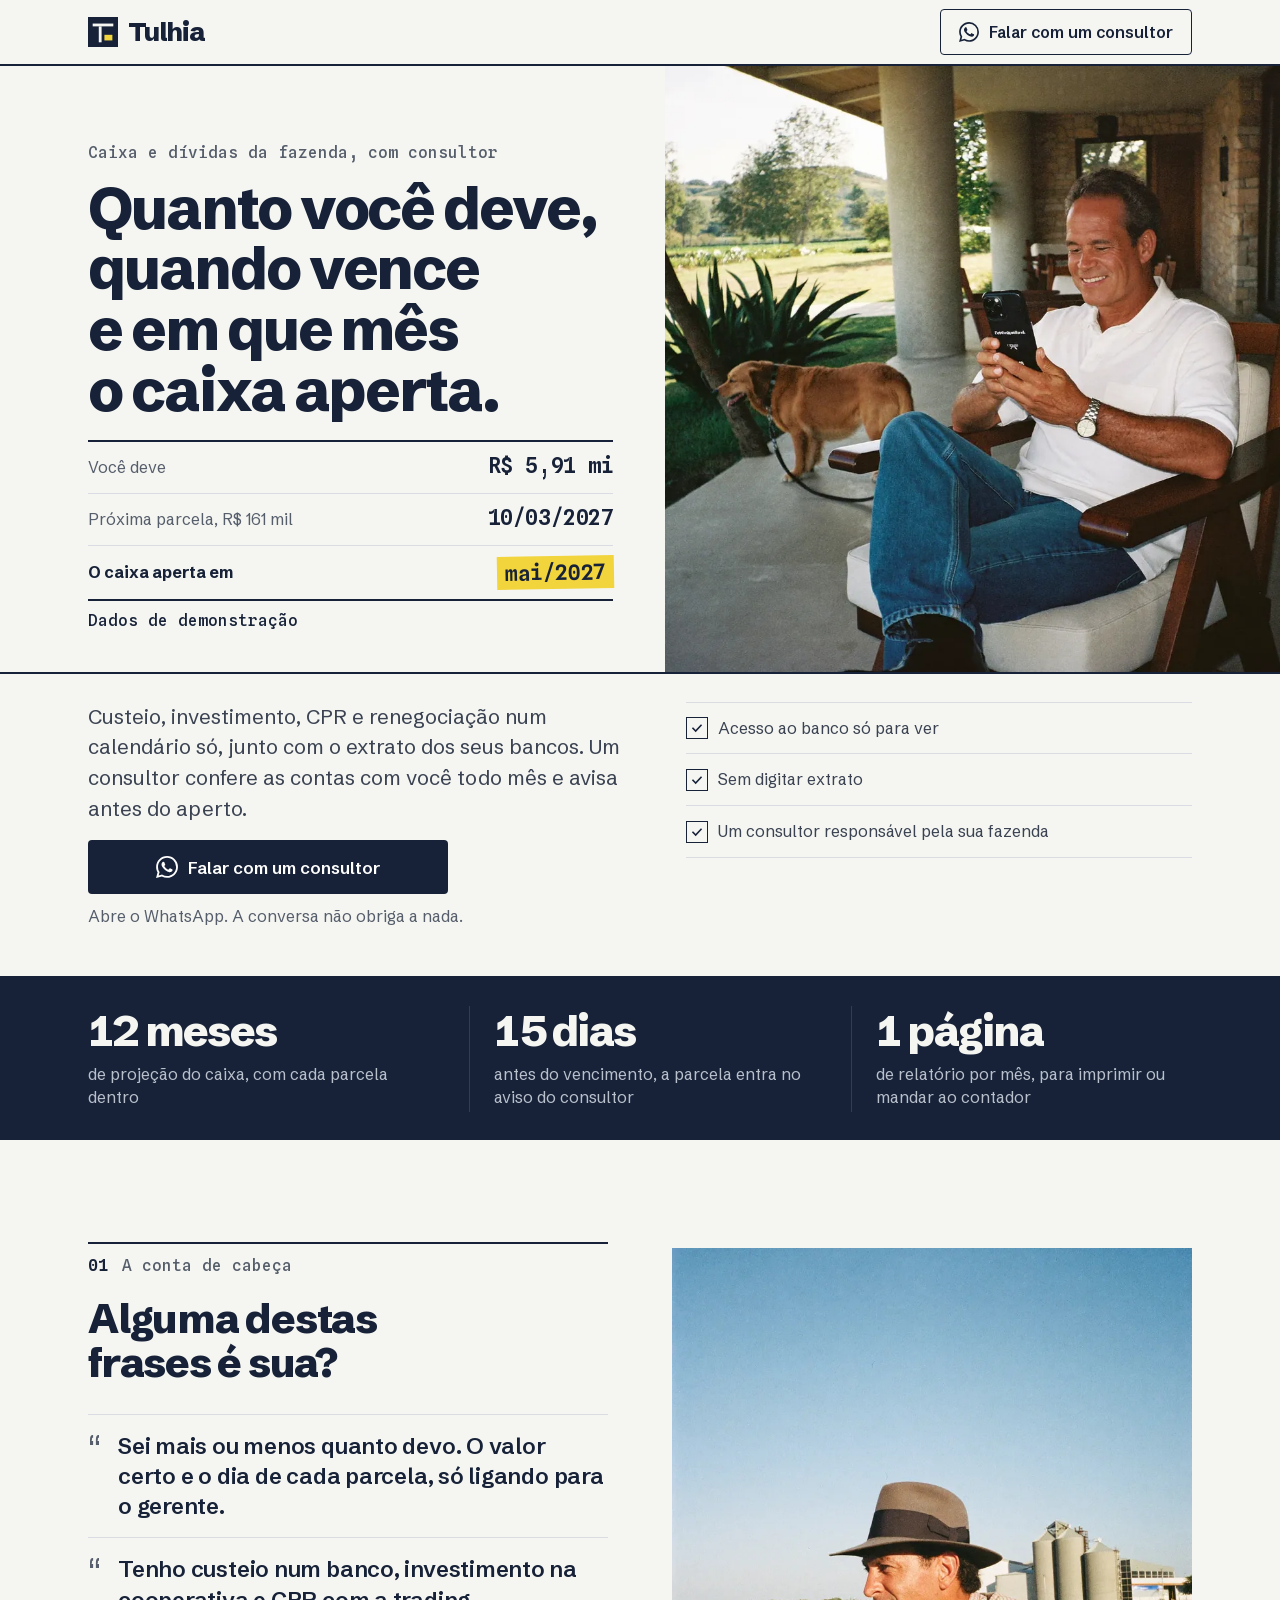
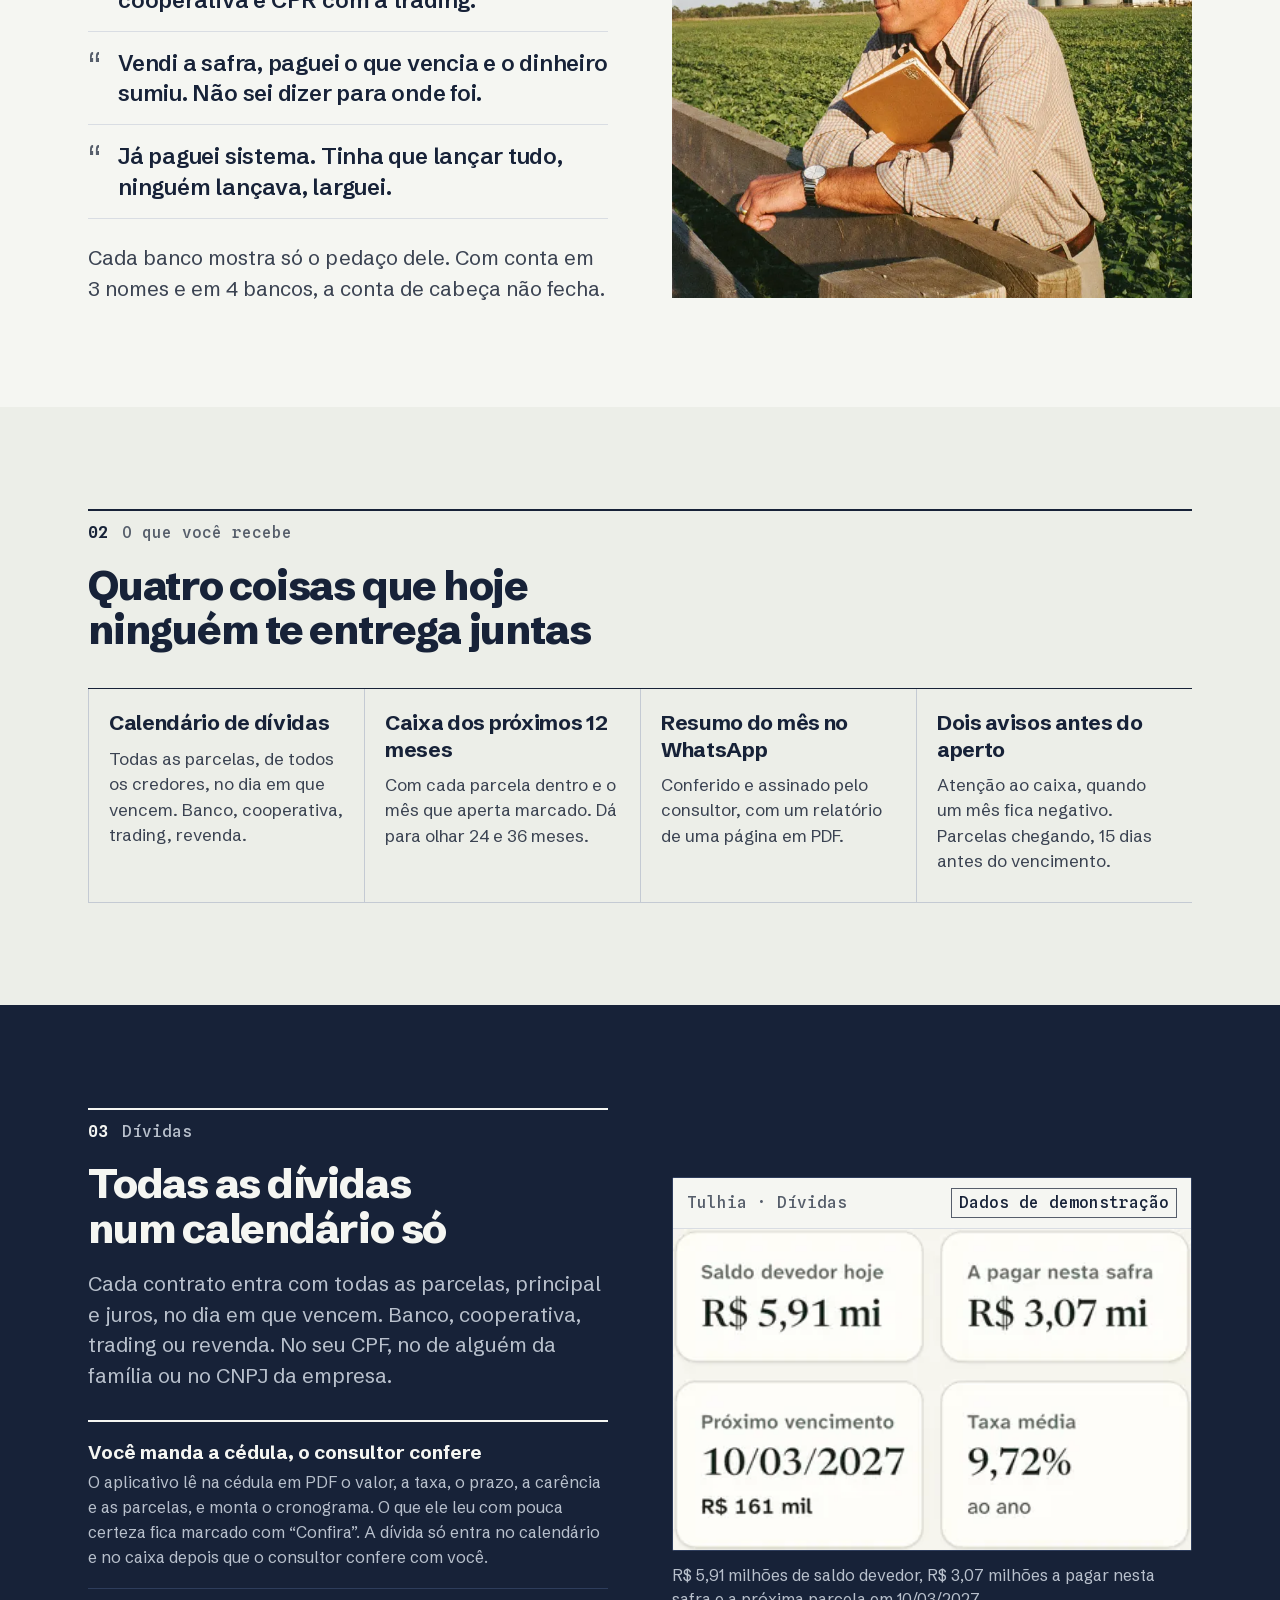
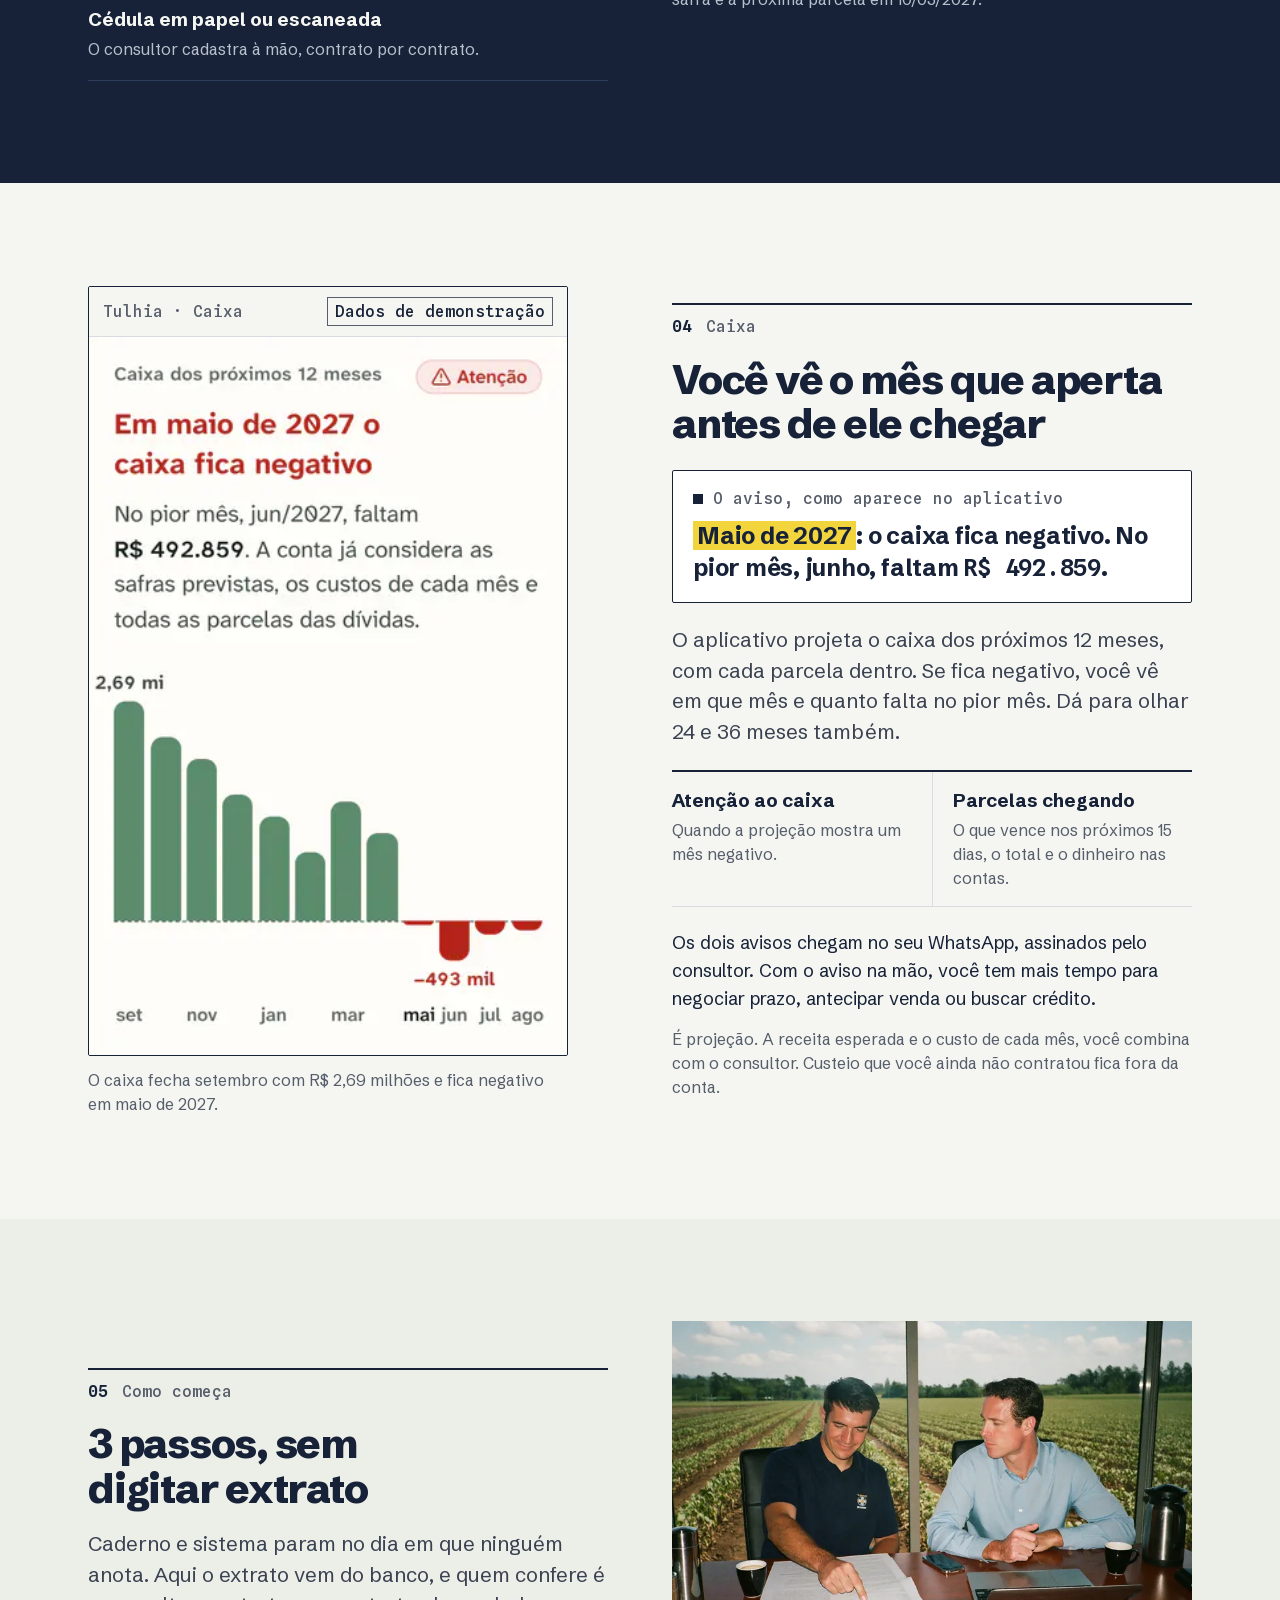
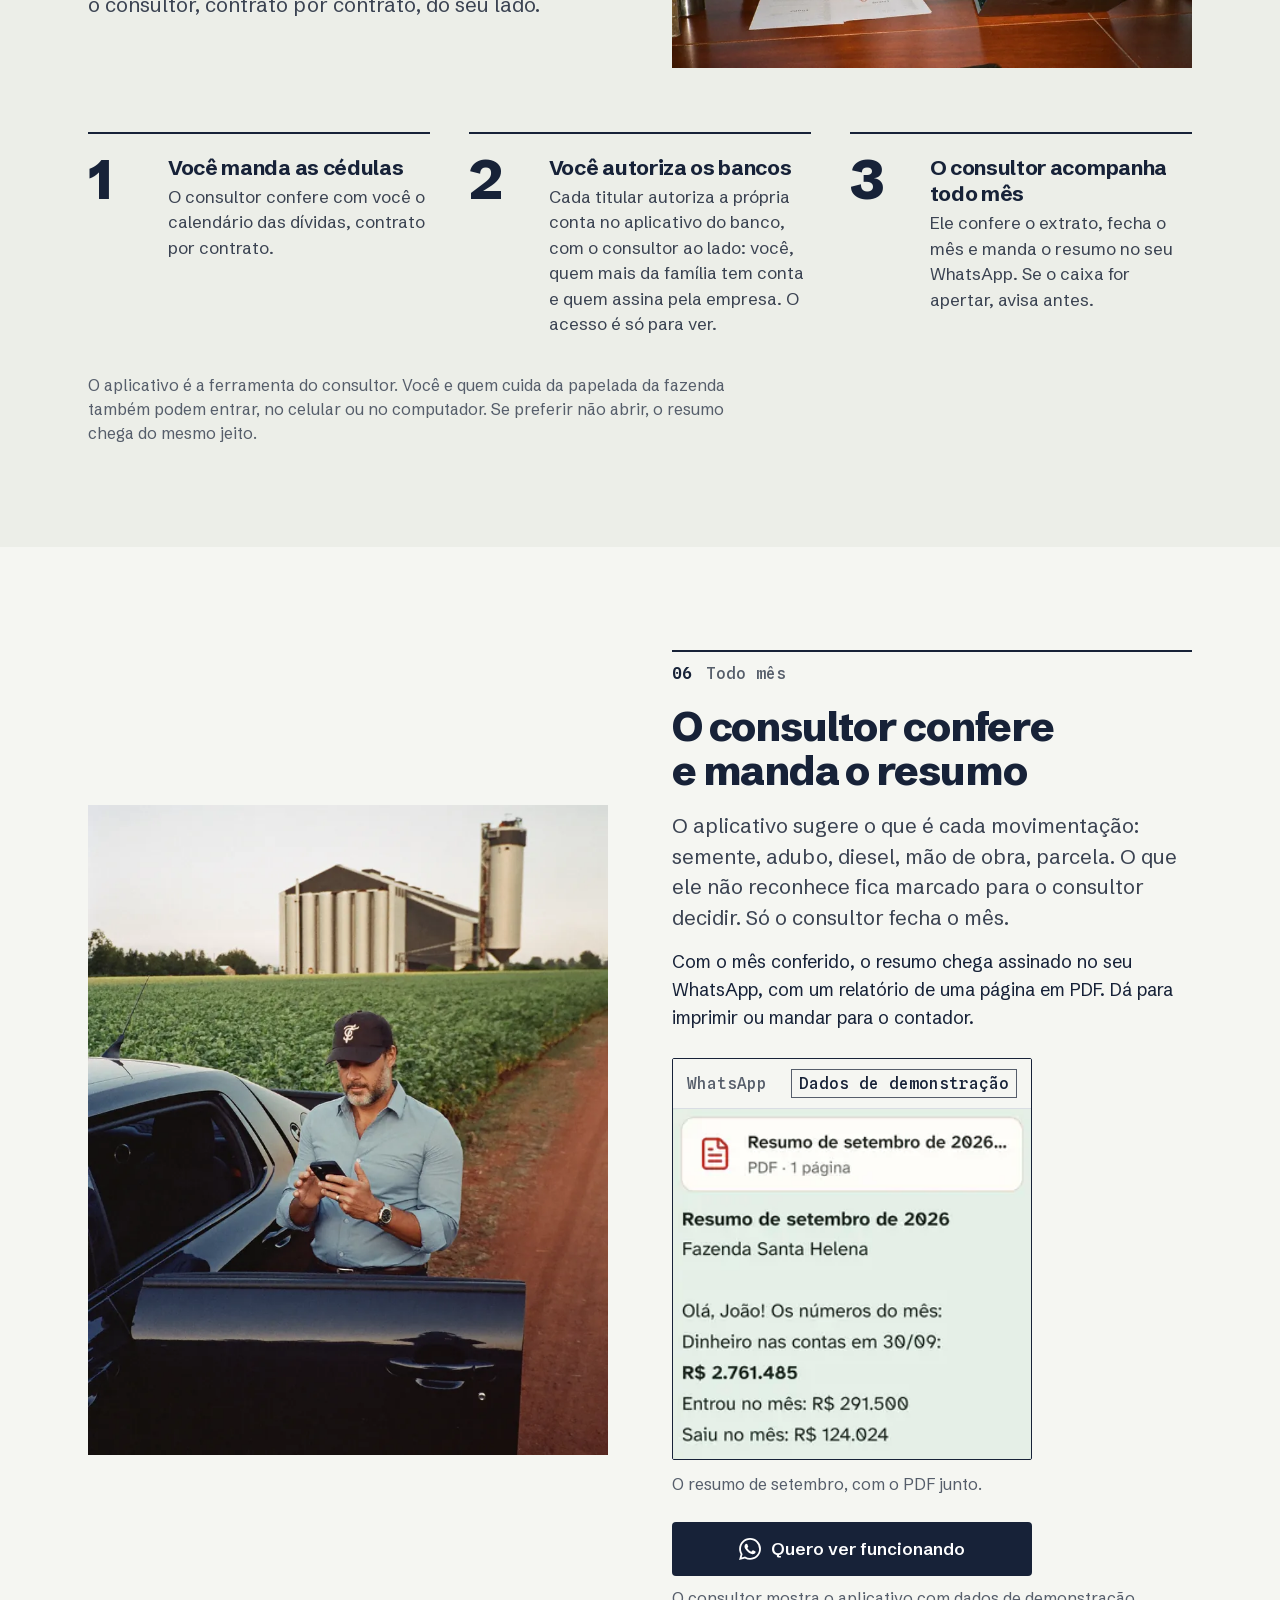
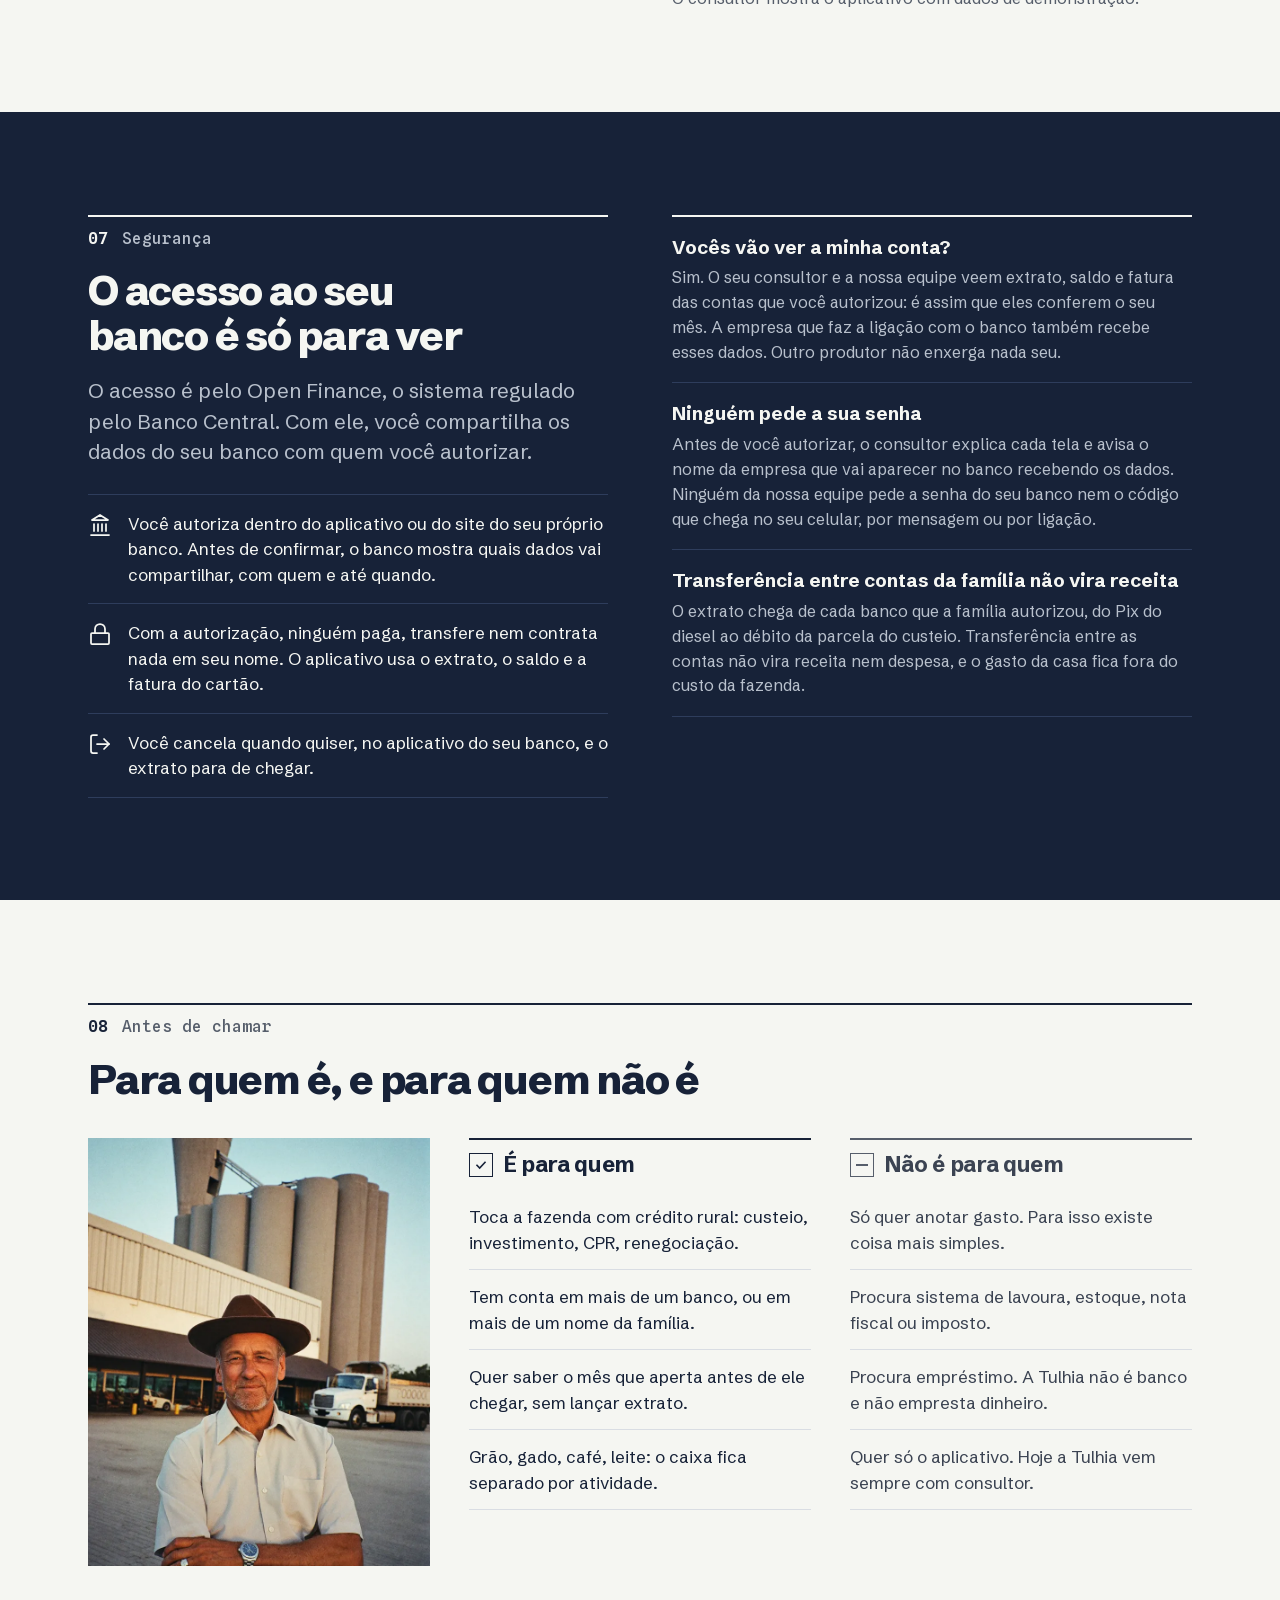
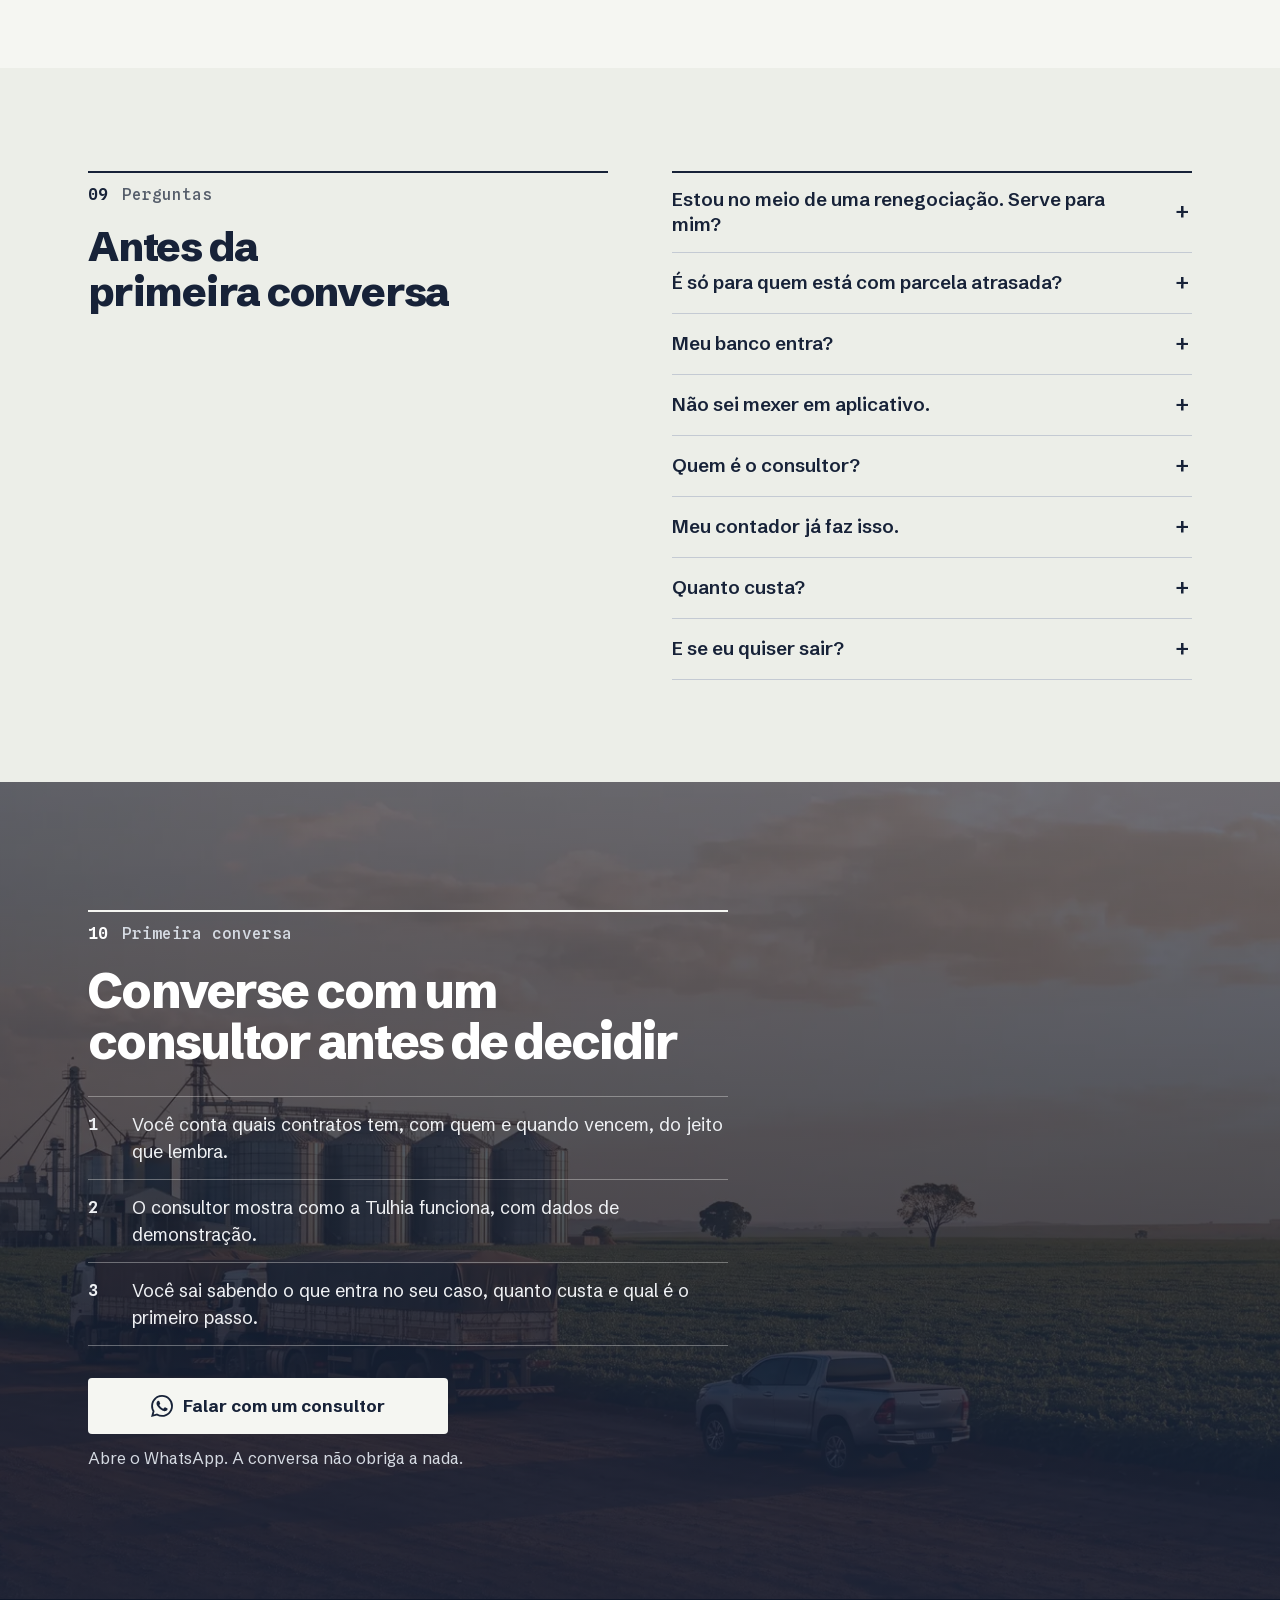
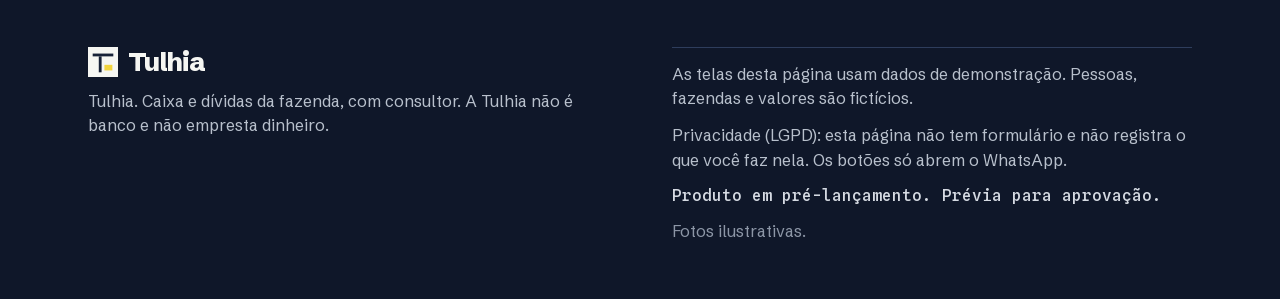
<file: landing/index.html>
<!doctype html>
<html lang="pt-BR">
<head>
<meta charset="utf-8">
<meta name="viewport" content="width=device-width, initial-scale=1, viewport-fit=cover">
<meta name="format-detection" content="telephone=no">
<title>Tulhia: caixa e dívidas da fazenda, com consultor</title>
<meta name="description" content="Suas dívidas da fazenda num calendário só, junto com o extrato dos seus bancos. Um consultor confere as contas com você todo mês e avisa antes de o caixa apertar.">
<meta name="robots" content="noindex, nofollow">
<meta name="color-scheme" content="only light">
<meta name="theme-color" content="#F5F6F2">

<meta property="og:type" content="website">
<meta property="og:site_name" content="Tulhia">
<meta property="og:locale" content="pt_BR">
<meta property="og:url" content="https://tulhia.vercel.app/">
<meta property="og:title" content="A próxima parcela cabe no caixa?">
<meta property="og:description" content="Custeio, investimento, CPR e renegociação num calendário só. Um consultor confere as contas com você todo mês e avisa em que mês o caixa aperta.">
<meta property="og:image" content="https://tulhia.vercel.app/og.png">
<meta property="og:image:type" content="image/png">
<meta property="og:image:width" content="1200">
<meta property="og:image:height" content="630">
<meta property="og:image:alt" content="Quanto você deve, quando vence e em que mês o caixa aperta. Tulhia: caixa e dívidas da fazenda, com consultor.">
<meta name="twitter:card" content="summary_large_image">
<meta name="twitter:title" content="A próxima parcela cabe no caixa?">
<meta name="twitter:description" content="Custeio, investimento, CPR e renegociação num calendário só. Um consultor confere as contas com você todo mês e avisa em que mês o caixa aperta.">
<meta name="twitter:image" content="https://tulhia.vercel.app/og.png">
<meta name="twitter:image:alt" content="Quanto você deve, quando vence e em que mês o caixa aperta. Tulhia: caixa e dívidas da fazenda, com consultor.">
<link rel="icon" href="favicon-32.png" sizes="32x32" type="image/png">
<link rel="icon" href="favicon.svg" type="image/svg+xml">
<link rel="apple-touch-icon" href="apple-touch-icon.png">
<link rel="preload" href="assets/lp-schibsted.woff2" as="font" type="font/woff2" crossorigin>
<link rel="preload" href="assets/lp-spline-mono.woff2" as="font" type="font/woff2" crossorigin>

<style>
/* Fontes servidas do próprio domínio (arquivo variável, subconjunto latino). */
@font-face { font-family: "Schibsted Grotesk"; src: url("assets/lp-schibsted.woff2") format("woff2"); font-weight: 400 800; font-style: normal; font-display: swap; }
@font-face { font-family: "Spline Sans Mono"; src: url("assets/lp-spline-mono.woff2") format("woff2"); font-weight: 400 600; font-style: normal; font-display: swap; }

/* Tulhia 1b, livro-caixa. Tokens da marca. */
:root {
  --almaco: #F5F6F2; --almaco-2: #ECEEE8; --pauta: #D9DDE3; --pauta-2: #C4CAD3;
  --tinta: #172238; --tinta-2: #2A3A5C; --tinta-3: #1F2C47; --tinta-linha: #2E3D5C; --tinta-fundo: #0F1729;
  --grafite: #565E6B; --texto-2: #3B4352; --claro-2: #B8C0CC; --claro-3: #D5DAE2;
  --marca-texto: #F2D43D; --vermelho: #B3261E;
  --texto: "Schibsted Grotesk", system-ui, sans-serif;
  --mono: "Spline Sans Mono", ui-monospace, monospace;
  --gutter: clamp(20px, 4vw, 48px); --max: 1200px;
}

* { box-sizing: border-box; }
html { scroll-behavior: smooth; scroll-padding-top: 76px; -webkit-text-size-adjust: 100%; }
body { margin: 0; background: var(--almaco); color: var(--tinta); font: 400 18px/1.55 var(--texto); -webkit-font-smoothing: antialiased; overflow-x: hidden; }
img { display: block; max-width: 100%; height: auto; }
a { color: var(--tinta); }
p { margin: 0; }
.marca { white-space: nowrap; }
.rs { white-space: nowrap; }
a:focus-visible, summary:focus-visible { outline: 3px solid var(--tinta); outline-offset: 3px; }
.escuro a:focus-visible, .chamada a:focus-visible, .escuro summary:focus-visible { outline-color: var(--marca-texto); }
.largura { max-width: var(--max); margin: 0 auto; padding: 0 var(--gutter); }
.duas { display: grid; grid-template-columns: repeat(auto-fit, minmax(min(100%, 460px), 1fr)); gap: clamp(36px, 5vw, 80px); align-items: center; }
@media (min-width: 1060px) { .duas > .antes { order: -1; } }

/* tipos */
.rotulo { display: flex; gap: 14px; border-top: 2px solid var(--tinta); padding-top: 12px; font: 500 16px/1.3 var(--mono); color: var(--grafite); }
.rotulo b { color: var(--tinta); font-weight: 600; }
h1 { margin: 0; font: 800 clamp(37px, 1.6rem + 2.6vw, 66px)/1.03 var(--texto); letter-spacing: -.035em; text-wrap: balance; max-width: 13em; }
.t2 { margin: 20px 0 0; font: 800 clamp(30px, 1.2rem + 1.7vw, 46px)/1.08 var(--texto); letter-spacing: -.03em; text-wrap: balance; }
.grande { font-size: clamp(18px, 1rem + .35vw, 21px); line-height: 1.5; color: var(--texto-2); max-width: 32em; text-wrap: pretty; }
.nota { font-size: 16px; line-height: 1.5; color: var(--grafite); }

/* botões */
.btn { display: inline-flex; align-items: center; justify-content: center; gap: 10px; min-height: 54px; padding: 0 26px; width: 100%; max-width: 360px; background: var(--tinta); color: #fff; text-decoration: none; border-radius: 4px; font: 600 17px/1 var(--texto); transition: background .2s; }
.btn:hover { background: var(--tinta-2); color: #fff; }
.btn svg { width: 22px; height: 22px; flex: none; }
.btn-claro { min-height: 56px; padding: 0 28px; background: var(--almaco); color: var(--tinta); font-weight: 700; }
.btn-claro:hover { background: #fff; color: var(--tinta); }
.acao { display: flex; flex-direction: column; gap: 10px; align-items: flex-start; }

/* cabeçalho */
.cabecalho { position: sticky; top: 0; z-index: 20; background: rgba(245,246,242,.94); backdrop-filter: blur(10px); -webkit-backdrop-filter: blur(10px); border-bottom: 2px solid var(--tinta); }
.cabecalho .largura { min-height: 64px; display: flex; align-items: center; justify-content: space-between; gap: 16px; }
.logo { display: flex; align-items: center; gap: 10px; min-height: 44px; text-decoration: none; color: var(--tinta); }
.logo svg { width: 30px; height: 30px; flex: none; }
.logo span { font: 800 26px/1 var(--texto); letter-spacing: -.045em; }
.btn-topo { display: none; align-items: center; gap: 10px; min-height: 46px; padding: 0 18px; border: 1.5px solid var(--tinta); border-radius: 4px; text-decoration: none; color: var(--tinta); font: 600 16px/1 var(--texto); transition: background .2s, color .2s; }
.btn-topo:hover { background: var(--tinta); color: #fff; }
.btn-topo svg, .icone-topo svg { width: 20px; height: 20px; }
.icone-topo { width: 44px; height: 44px; display: grid; place-items: center; border: 1.5px solid var(--tinta); border-radius: 4px; color: var(--tinta); }
@media (min-width: 900px) { .btn-topo { display: inline-flex; } .icone-topo { display: none; } }

/* primeira tela */
.hero { display: grid; border-bottom: 2px solid var(--tinta); }
.hero-pad { padding-right: clamp(20px, 4vw, 64px); padding-left: max(var(--gutter), calc((100vw - var(--max)) / 2 + 48px)); }
.hero-titulo { padding-top: clamp(22px, 6vw, 96px); display: flex; flex-direction: column; gap: 14px; }
.hero-titulo .sobre { font: 500 16px/1.3 var(--mono); color: var(--grafite); }
.hero-numeros { padding-top: 20px; }
.livro { max-width: 540px; border-top: 2px solid var(--tinta); }
.livro .linha { display: grid; grid-template-columns: 1fr auto; align-items: baseline; gap: 12px; padding: 13px 0; border-bottom: 1px solid var(--pauta); }
.livro .linha span { font-size: 16px; color: var(--grafite); }
.livro .linha strong { font: 600 21px/1 var(--mono); letter-spacing: -.02em; white-space: nowrap; }
.livro .linha.aperta { align-items: center; padding: 10px 0; border-bottom: 2px solid var(--tinta); }
.livro .linha.aperta span { font-weight: 700; color: var(--tinta); }
.livro mark { font: 600 21px/1 var(--mono); letter-spacing: -.02em; background: var(--marca-texto); color: var(--tinta); padding: 6px 8px; transform: rotate(-1deg); white-space: nowrap; }
.livro .demo { margin-top: 10px; font: 500 16px/1.3 var(--mono); color: var(--tinta); }
.hero-foto { margin: 0; height: 270px; overflow: hidden; background: var(--pauta); }
.hero-foto img { width: 100%; height: 100%; object-fit: cover; object-position: 62% 40%; }
.hero-texto { padding-top: 24px; padding-bottom: clamp(28px, 6vw, 96px); display: flex; flex-direction: column; gap: 16px; }
.garantias { list-style: none; margin: 8px 0 0; padding: 0; display: flex; flex-wrap: wrap; gap: 10px 22px; }
.garantias li { display: flex; align-items: center; gap: 10px; font-size: 16px; color: var(--texto-2); }
.caixinha { width: 22px; height: 22px; border: 1.5px solid var(--tinta); display: grid; place-items: center; flex: none; color: var(--tinta); }
.caixinha svg { width: 16px; height: 16px; }
@media (min-width: 900px) {
  /* A foto é paisagem: ocupa só a altura de título + números (quase quadrada), para caber o produtor e o cachorro sem esticar o arquivo. */
  .hero { grid-template-columns: minmax(0, 1.08fr) minmax(0, 1fr); grid-template-rows: auto 1fr auto; }
  .hero > div { grid-column: 1; }
  .hero-numeros { padding-bottom: 40px; }
  .hero-foto { grid-column: 2; grid-row: 1 / span 2; position: relative; height: 100%; min-height: 520px; }
  .hero-foto img { position: absolute; inset: 0; object-position: 50% 50%; }
  .hero > .hero-texto { grid-column: 1 / -1; display: grid; grid-template-columns: minmax(0, 1.08fr) minmax(0, 1fr); column-gap: clamp(20px, 4vw, 64px); padding-top: 28px; padding-bottom: 48px; padding-right: max(var(--gutter), calc((100vw - var(--max)) / 2 + 48px)); border-top: 2px solid var(--tinta); align-items: start; }
  .hero-texto .grande, .hero-texto .acao { grid-column: 1; }
  .garantias { grid-column: 2; grid-row: 1 / span 2; margin: 0; flex-direction: column; gap: 0; border-top: 1px solid var(--pauta); }
  .garantias li { padding: 13px 0; border-bottom: 1px solid var(--pauta); }
}

/* faixa de números */
.numeros { background: var(--tinta); color: var(--almaco); }
.numeros .largura { padding-top: 8px; padding-bottom: 8px; display: grid; }
.numeros .n { display: grid; grid-template-columns: auto 1fr; gap: 6px 18px; align-items: baseline; padding: 22px 0; border-bottom: 1px solid var(--tinta-linha); }
.numeros .n:last-child { border-bottom: 0; }
.numeros b { font: 800 clamp(34px, 1.4rem + 1.6vw, 48px)/1 var(--texto); letter-spacing: -.04em; font-variant-numeric: tabular-nums; white-space: nowrap; }
.numeros span { font-size: 16px; line-height: 1.4; color: var(--claro-2); }
@media (min-width: 900px) {
  .numeros .largura { grid-template-columns: repeat(3, minmax(0, 1fr)); column-gap: 40px; padding-top: 28px; padding-bottom: 28px; }
  .numeros .n { grid-template-columns: 1fr; gap: 10px; align-content: start; padding: 4px 0 4px 24px; border-bottom: 0; border-left: 1px solid var(--tinta-linha); }
  .numeros .n:first-child { padding-left: 0; border-left: 0; }
}

/* seções */
.secao { padding: clamp(56px, 8vw, 112px) 0; }
.areia { background: var(--almaco-2); }
.escuro { background: var(--tinta); color: var(--almaco); }
.escuro .rotulo { border-top-color: var(--almaco); color: var(--claro-2); }
.escuro .rotulo b { color: var(--almaco); }
.escuro .grande, .escuro .nota { color: var(--claro-2); }
.foto { margin: 0; overflow: hidden; background: var(--pauta); }
.foto img { width: 100%; height: 100%; object-fit: cover; }
.quatro-cinco { aspect-ratio: 4 / 5; }
.tres-dois { aspect-ratio: 3 / 2; }

/* 01 frases */
.frases { margin: 28px 0 24px; display: flex; flex-direction: column; border-top: 1px solid var(--pauta); }
.frases blockquote { margin: 0; padding: 16px 0; border-bottom: 1px solid var(--pauta); display: grid; grid-template-columns: 22px 1fr; gap: 8px; font: 600 clamp(19px, 1rem + .5vw, 23px)/1.35 var(--texto); letter-spacing: -.01em; }
.frases blockquote > span:first-child { font-family: var(--mono); color: var(--grafite); }

/* 02 o que recebe */
.recebe { margin-top: 36px; display: grid; grid-template-columns: repeat(auto-fit, minmax(min(100%, 240px), 1fr)); border-top: 1px solid var(--tinta); }
.recebe > div { display: flex; flex-direction: column; gap: 10px; padding: 20px 20px 28px; border-left: 1px solid var(--pauta-2); border-bottom: 1px solid var(--pauta-2); }
.recebe b, .passos b { font: 700 21px/1.25 var(--texto); letter-spacing: -.015em; }
.recebe p, .passos p { font-size: 17px; line-height: 1.5; color: var(--texto-2); }

/* cartões */
.cartoes { display: flex; flex-direction: column; border-top: 2px solid var(--tinta); }
.cartao { padding: 16px 0; border-bottom: 1px solid var(--pauta); display: flex; flex-direction: column; gap: 6px; }
.cartao b { font: 700 19px/1.3 var(--texto); }
.cartao p { font-size: 16px; line-height: 1.5; color: var(--grafite); }
.escuro .cartoes { border-top-color: var(--almaco); }
.escuro .cartao { border-bottom-color: var(--tinta-linha); padding: 18px 0; }
.escuro .cartao p { color: var(--claro-2); line-height: 1.55; }
.cartoes.lado { margin: 22px 0; }
@media (min-width: 520px) {
  .cartoes.lado { display: grid; grid-template-columns: 1fr 1fr; }
  .cartoes.lado .cartao + .cartao { border-left: 1px solid var(--pauta); padding-left: 20px; }
  .cartoes.lado .cartao:first-child { padding-right: 20px; }
}

/* telas do aplicativo */
.tela { margin: 0; display: flex; flex-direction: column; gap: 12px; }
.moldura { background: #fff; border: 1px solid var(--tinta); border-radius: 2px; overflow: hidden; }
.escuro .moldura { border-color: var(--tinta-linha); }
.moldura-topo { display: flex; flex-wrap: wrap; justify-content: space-between; align-items: center; gap: 8px 12px; padding: 10px 14px; background: var(--almaco); border-bottom: 1px solid var(--pauta); font: 500 16px/1.2 var(--mono); color: var(--grafite); }
.moldura-topo span + span { border: 1px solid var(--grafite); padding: 4px 7px; color: var(--tinta); }
.moldura img { width: 100%; }
/* a captura veio rente ao cartão do app: o recorte tira os cantos arredondados de dentro da moldura reta */
.recorte { overflow: hidden; }
.recorte img { transform: scale(1.03); }
.recorte.mais img { transform: scale(1.05); }
.tela figcaption { font-size: 16px; line-height: 1.5; color: var(--grafite); }
.escuro .tela figcaption { color: var(--claro-2); }

/* 04 aviso */
.aviso { margin: 24px 0 0; background: #fff; border: 1.5px solid var(--tinta); border-radius: 2px; padding: 18px 20px; display: flex; flex-direction: column; gap: 10px; }
.aviso small { display: flex; align-items: baseline; gap: 10px; font: 500 16px/1.3 var(--mono); color: var(--grafite); }
.aviso small::before { content: ""; width: 10px; height: 10px; background: var(--tinta); flex: none; }
.aviso p { font: 700 clamp(19px, 1rem + .6vw, 24px)/1.35 var(--texto); letter-spacing: -.01em; }
.aviso mark { background: var(--marca-texto); color: var(--tinta); padding: 0 4px; }
.aviso .falta { font-family: var(--mono); font-weight: 600; white-space: nowrap; color: var(--tinta); }

/* 05 passos */
.passos { list-style: none; margin: clamp(36px, 5vw, 64px) 0 0; padding: 0; display: grid; grid-template-columns: repeat(auto-fit, minmax(min(100%, 300px), 1fr)); gap: 0 clamp(20px, 3vw, 40px); }
.passos li { display: grid; grid-template-columns: 64px 1fr; gap: 4px 16px; padding: 20px 0 28px; border-top: 2px solid var(--tinta); align-content: start; }
.passos .n { grid-row: span 2; font: 800 56px/.9 var(--texto); letter-spacing: -.05em; }

/* 07 segurança */
.lista { list-style: none; margin: 26px 0 0; padding: 0; display: flex; flex-direction: column; border-top: 1px solid var(--tinta-linha); }
.lista li { display: grid; grid-template-columns: 26px 1fr; gap: 14px; padding: 16px 0; border-bottom: 1px solid var(--tinta-linha); font-size: 17px; line-height: 1.5; }
.lista svg { width: 24px; height: 24px; color: var(--almaco); margin-top: 2px; }

/* 08 para quem */
.quem { margin-top: 36px; display: grid; grid-template-columns: repeat(auto-fit, minmax(min(100%, 300px), 1fr)); gap: clamp(28px, 3vw, 40px); align-items: start; }
.quem h3 { margin: 0; padding-top: 12px; border-top: 2px solid var(--tinta); display: flex; align-items: center; gap: 10px; font: 700 22px/1.2 var(--texto); letter-spacing: -.015em; }
.quem h3 .caixinha { width: 24px; height: 24px; }
.quem .nao h3 { border-top-color: var(--grafite); color: var(--texto-2); }
.quem .nao h3 .caixinha { border-color: var(--grafite); }
.quem .nao h3 .caixinha::before { content: ""; width: 12px; height: 2px; background: var(--grafite); }
.quem ul { list-style: none; margin: 12px 0 0; padding: 0; display: flex; flex-direction: column; }
.quem li { padding: 14px 0; border-bottom: 1px solid var(--pauta); font-size: 17px; line-height: 1.5; }
.quem .nao li { color: var(--texto-2); }

/* 09 perguntas */
.perguntas { display: grid; grid-template-columns: repeat(auto-fit, minmax(min(100%, 340px), 1fr)); gap: 24px clamp(36px, 5vw, 80px); align-items: start; }
.faq { border-top: 2px solid var(--tinta); min-width: 0; }
.faq details { border-bottom: 1px solid var(--pauta-2); }
.faq summary { display: flex; justify-content: space-between; align-items: center; gap: 16px; min-height: 60px; padding: 14px 0; cursor: pointer; list-style: none; font: 600 19px/1.35 var(--texto); }
.faq summary::-webkit-details-marker { display: none; }
.faq summary::after { content: "+"; font: 500 22px/1 var(--mono); flex: none; width: 22px; text-align: center; }
.faq details[open] summary::after { content: "\2212"; }
.faq details p { margin: 0 0 20px; font-size: 17px; line-height: 1.55; color: var(--texto-2); max-width: 40em; }

/* 10 chamada final */
.chamada { position: relative; background: var(--tinta); color: var(--almaco); overflow: hidden; }
.chamada > img { position: absolute; inset: 0; width: 100%; height: 100%; object-fit: cover; object-position: 50% 60%; }
.chamada .veu { position: absolute; inset: 0; background: linear-gradient(180deg, rgba(23,34,56,.62) 0%, rgba(23,34,56,.9) 100%); }
.chamada .largura { position: relative; padding-top: clamp(72px, 10vw, 136px); padding-bottom: clamp(72px, 10vw, 136px); }
.chamada .rotulo { border-top-color: var(--almaco); max-width: 640px; color: var(--claro-3); }
.chamada .rotulo b { color: #fff; }
.chamada .t2 { font-size: clamp(32px, 1.3rem + 2.2vw, 56px); line-height: 1.05; letter-spacing: -.035em; color: #fff; max-width: 14em; }
.chamada ol { list-style: none; margin: 28px 0 32px; padding: 0; max-width: 640px; display: flex; flex-direction: column; border-top: 1px solid rgba(245,246,242,.35); }
.chamada ol li { display: grid; grid-template-columns: 32px 1fr; gap: 12px; padding: 14px 0; border-bottom: 1px solid rgba(245,246,242,.35); font-size: 18px; line-height: 1.5; color: #EEF0F3; }
.chamada ol li > span:first-child { font: 600 16px/1.7 var(--mono); }
.chamada .acao { gap: 12px; }
.chamada .acao p { font-size: 16px; color: var(--claro-3); }

/* barra do celular */
.corpo { position: relative; }
.barra { position: sticky; bottom: 0; z-index: 15; background: rgba(245,246,242,.96); backdrop-filter: blur(10px); -webkit-backdrop-filter: blur(10px); border-top: 1px solid var(--pauta-2); padding: 10px var(--gutter) calc(10px + env(safe-area-inset-bottom)); }
.barra .btn { display: flex; max-width: none; }
@media (min-width: 900px) { .barra { display: none; } }

/* rodapé */
.rodape { background: var(--tinta-fundo); color: var(--claro-2); font-size: 16px; line-height: 1.55; }
.rodape .largura { padding-top: 48px; padding-bottom: 56px; display: grid; grid-template-columns: repeat(auto-fit, minmax(min(100%, 320px), 1fr)); gap: 24px clamp(36px, 5vw, 80px); }
.rodape .col { display: flex; flex-direction: column; gap: 12px; }
.rodape .col + .col { border-top: 1px solid var(--tinta-linha); padding-top: 14px; }
.rodape .logo { color: var(--almaco); min-height: 0; }
.rodape .previa { font: 500 16px/1.4 var(--mono); color: var(--claro-3); }
.rodape .creditos { color: #8C96A6; }

@media (prefers-reduced-motion: reduce) { html { scroll-behavior: auto; } * { transition: none !important; } }
</style>
</head>
<body>

<svg width="0" height="0" style="position:absolute" aria-hidden="true" focusable="false">
  <symbol id="tulhia" viewBox="0 0 64 64"><rect width="64" height="64" fill="#172238"/><rect x="10" y="14" width="44" height="6" fill="#F5F6F2"/><rect x="23" y="20" width="6" height="34" fill="#F5F6F2"/><rect x="35" y="38" width="17" height="12" fill="#F2D43D"/></symbol>
  <symbol id="tulhia-claro" viewBox="0 0 64 64"><rect width="64" height="64" fill="#F5F6F2"/><rect x="10" y="14" width="44" height="6" fill="#172238"/><rect x="23" y="20" width="6" height="34" fill="#172238"/><rect x="35" y="38" width="17" height="12" fill="#F2D43D"/></symbol>
  <symbol id="zap" viewBox="0 0 24 24"><path fill="currentColor" d="M17.472 14.382c-.297-.149-1.758-.867-2.03-.967-.273-.099-.471-.148-.67.15-.197.297-.767.966-.94 1.164-.173.199-.347.223-.644.075-.297-.15-1.255-.463-2.39-1.475-.883-.788-1.48-1.761-1.653-2.059-.173-.297-.018-.458.13-.606.134-.133.298-.347.446-.52.149-.174.198-.298.298-.497.099-.198.05-.371-.025-.52-.075-.149-.669-1.612-.916-2.207-.242-.579-.487-.5-.669-.51-.173-.008-.371-.01-.57-.01-.198 0-.52.074-.792.372-.272.297-1.04 1.016-1.04 2.479 0 1.462 1.065 2.875 1.213 3.074.149.198 2.096 3.2 5.077 4.487.709.306 1.262.489 1.694.625.712.227 1.36.195 1.871.118.571-.085 1.758-.719 2.006-1.413.248-.694.248-1.289.173-1.413-.074-.124-.272-.198-.57-.347m-5.421 7.403h-.004a9.87 9.87 0 01-5.031-1.378l-.361-.214-3.741.982.998-3.648-.235-.374a9.86 9.86 0 01-1.51-5.26c.001-5.45 4.436-9.884 9.888-9.884 2.64 0 5.122 1.03 6.988 2.898a9.825 9.825 0 012.893 6.994c-.003 5.45-4.437 9.884-9.885 9.884m8.413-18.297A11.815 11.815 0 0012.05 0C5.495 0 .16 5.335.157 11.892c0 2.096.547 4.142 1.588 5.945L.057 24l6.305-1.654a11.882 11.882 0 005.683 1.448h.005c6.554 0 11.89-5.335 11.893-11.893a11.821 11.821 0 00-3.48-8.413Z"/></symbol>
  <symbol id="check" viewBox="0 0 24 24"><path d="M6 12.5 10 16.5 18 8" fill="none" stroke="currentColor" stroke-width="2.4" stroke-linecap="square"/></symbol>
  <symbol id="i-banco" viewBox="0 0 24 24" fill="none" stroke="currentColor" stroke-width="1.75" stroke-linecap="round" stroke-linejoin="round"><path d="M3 22h18"/><path d="M6 18v-7"/><path d="M10 18v-7"/><path d="M14 18v-7"/><path d="M18 18v-7"/><path d="M12 2 20 7H4z"/></symbol>
  <symbol id="i-cadeado" viewBox="0 0 24 24" fill="none" stroke="currentColor" stroke-width="1.75" stroke-linecap="round" stroke-linejoin="round"><rect width="18" height="11" x="3" y="11" rx="1"/><path d="M7 11V7a5 5 0 0 1 10 0v4"/></symbol>
  <symbol id="i-sair" viewBox="0 0 24 24" fill="none" stroke="currentColor" stroke-width="1.75" stroke-linecap="round" stroke-linejoin="round"><path d="M9 21H5a2 2 0 0 1-2-2V5a2 2 0 0 1 2-2h4"/><path d="m16 17 5-5-5-5"/><path d="M21 12H9"/></symbol>
</svg>

<header class="cabecalho">
  <div class="largura">
    <a class="logo" href="#topo" aria-label="Tulhia, início da página"><svg aria-hidden="true"><use href="#tulhia"/></svg><span class="marca">Tulhia</span></a>
    <a class="btn-topo" href="https://wa.me/?text=Quero%20conhecer%20a%20Tulhia"><svg aria-hidden="true" focusable="false"><use href="#zap"/></svg>Falar com um consultor</a>
    <a class="icone-topo" href="https://wa.me/?text=Quero%20conhecer%20a%20Tulhia" aria-label="Falar com um consultor no WhatsApp"><svg aria-hidden="true" focusable="false"><use href="#zap"/></svg></a>
  </div>
</header>

<main id="topo">

  <section class="hero" aria-labelledby="titulo">
    <div class="hero-titulo hero-pad">
      <p class="sobre">Caixa e dívidas da fazenda, com consultor</p>
      <h1 id="titulo">Quanto você deve, quando vence e em que mês o caixa aperta.</h1>
    </div>
    <div class="hero-numeros hero-pad">
      <div class="livro" role="group" aria-label="Exemplo com dados de demonstração">
        <div class="linha"><span>Você deve</span><strong>R$&nbsp;5,91 mi</strong></div>
        <div class="linha"><span>Próxima parcela, <span class="rs">R$&nbsp;161 mil</span></span><strong>10/03/2027</strong></div>
        <div class="linha aperta"><span>O caixa aperta em</span><mark>mai/2027</mark></div>
        <p class="demo">Dados de demonstração</p>
      </div>
    </div>
    <div class="hero-texto hero-pad">
      <p class="grande">Custeio, investimento, CPR e renegociação num calendário só, junto com o extrato dos seus bancos. Um consultor confere as contas com você todo mês e avisa antes do aperto.</p>
      <div class="acao">
        <a class="btn" href="https://wa.me/?text=Quero%20conhecer%20a%20Tulhia"><svg aria-hidden="true" focusable="false"><use href="#zap"/></svg>Falar com um consultor</a>
        <p class="nota">Abre o WhatsApp. A conversa não obriga a nada.</p>
      </div>
      <ul class="garantias" aria-label="Três garantias">
        <li><span class="caixinha"><svg aria-hidden="true"><use href="#check"/></svg></span>Acesso ao banco só para ver</li>
        <li><span class="caixinha"><svg aria-hidden="true"><use href="#check"/></svg></span>Sem digitar extrato</li>
        <li><span class="caixinha"><svg aria-hidden="true"><use href="#check"/></svg></span>Um consultor responsável pela sua fazenda</li>
      </ul>
    </div>
    <figure class="hero-foto">
      <img src="assets/lp-varanda-1400.webp" srcset="assets/lp-varanda-800.webp 800w, assets/lp-varanda-1400.webp 1400w" sizes="(min-width: 900px) 1400px, 100vw" width="1400" height="933" fetchpriority="high" decoding="async" alt="Produtor sentado na varanda da sede da fazenda, no fim da tarde, lendo uma mensagem no celular, com o cachorro ao lado.">
    </figure>
  </section>

  <section class="numeros" aria-label="Três números">
    <div class="largura">
      <div class="n"><b>12 meses</b><span>de projeção do caixa, com cada parcela dentro</span></div>
      <div class="n"><b>15 dias</b><span>antes do vencimento, a parcela entra no aviso do consultor</span></div>
      <div class="n"><b>1 página</b><span>de relatório por mês, para imprimir ou mandar ao contador</span></div>
    </div>
  </section>

  <div class="corpo">

  <section class="secao" aria-labelledby="dor-titulo">
    <div class="largura duas">
      <div>
        <p class="rotulo"><b aria-hidden="true">01</b><span>A conta de cabeça</span></p>
        <h2 class="t2" id="dor-titulo">Alguma destas frases é sua?</h2>
        <div class="frases">
          <blockquote><span aria-hidden="true">“</span><span>Sei mais ou menos quanto devo. O valor certo e o dia de cada parcela, só ligando para o gerente.</span></blockquote>
          <blockquote><span aria-hidden="true">“</span><span>Tenho custeio num banco, investimento na cooperativa e CPR com a trading.</span></blockquote>
          <blockquote><span aria-hidden="true">“</span><span>Vendi a safra, paguei o que vencia e o dinheiro sumiu. Não sei dizer para onde foi.</span></blockquote>
          <blockquote><span aria-hidden="true">“</span><span>Já paguei sistema. Tinha que lançar tudo, ninguém lançava, larguei.</span></blockquote>
        </div>
        <p class="grande">Cada banco mostra só o pedaço dele. Com conta em 3&nbsp;nomes e em 4&nbsp;bancos, a conta de cabeça não fecha.</p>
      </div>
      <figure class="foto quatro-cinco">
        <img src="assets/lp-frases-800.webp" srcset="assets/lp-frases-800.webp 800w, assets/lp-frases-1400.webp 1344w" sizes="(min-width: 1000px) 46vw, 100vw" width="800" height="1000" loading="lazy" decoding="async" alt="Produtor de chapéu apoiado na cerca, olhando a lavoura, com uma agenda de couro na mão e os silos ao fundo.">
      </figure>
    </div>
  </section>

  <section class="secao areia" aria-labelledby="recebe-titulo">
    <div class="largura">
      <p class="rotulo"><b aria-hidden="true">02</b><span>O que você recebe</span></p>
      <h2 class="t2" id="recebe-titulo" style="max-width:18em">Quatro coisas que hoje ninguém te entrega juntas</h2>
      <div class="recebe">
        <div><b>Calendário de dívidas</b><p>Todas as parcelas, de todos os credores, no dia em que vencem. Banco, cooperativa, trading, revenda.</p></div>
        <div><b>Caixa dos próximos 12 meses</b><p>Com cada parcela dentro e o mês que aperta marcado. Dá para olhar 24 e 36 meses.</p></div>
        <div><b>Resumo do mês no WhatsApp</b><p>Conferido e assinado pelo consultor, com um relatório de uma página em PDF.</p></div>
        <div><b>Dois avisos antes do aperto</b><p>Atenção ao caixa, quando um mês fica negativo. Parcelas chegando, 15 dias antes do vencimento.</p></div>
      </div>
    </div>
  </section>

  <section class="secao escuro" aria-labelledby="dividas-titulo">
    <div class="largura duas">
      <div>
        <p class="rotulo"><b aria-hidden="true">03</b><span>Dívidas</span></p>
        <h2 class="t2" id="dividas-titulo">Todas as dívidas num calendário só</h2>
        <p class="grande" style="margin-top:18px">Cada contrato entra com todas as parcelas, principal e juros, no dia em que vencem. Banco, cooperativa, trading ou revenda. No seu CPF, no de alguém da família ou no CNPJ da empresa.</p>
        <div class="cartoes" style="margin-top:28px">
          <div class="cartao"><b>Você manda a cédula, o consultor confere</b><p>O aplicativo lê na cédula em PDF o valor, a taxa, o prazo, a carência e as parcelas, e monta o cronograma. O que ele leu com pouca certeza fica marcado com “Confira”. A dívida só entra no calendário e no caixa depois que o consultor confere com você.</p></div>
          <div class="cartao"><b>Cédula em papel ou escaneada</b><p>O consultor cadastra à mão, contrato por contrato.</p></div>
        </div>
      </div>
      <figure class="tela">
        <div class="moldura">
          <div class="moldura-topo"><span>Tulhia · Dívidas</span><span>Dados de demonstração</span></div>
          <img src="assets/lp-dividas-resumo.webp" srcset="assets/lp-dividas-resumo-372.webp 372w, assets/lp-dividas-resumo.webp 744w, assets/lp-dividas-resumo-1076.webp 1076w" sizes="(min-width: 1000px) 540px, calc(100vw - 40px)" width="744" height="462" loading="lazy" decoding="async" alt="Resumo das dívidas no aplicativo: saldo devedor hoje de R$ 5,91 milhões, R$ 3,07 milhões a pagar nesta safra, próximo vencimento em 10/03/2027, de R$ 161 mil, e taxa média de 9,72% ao ano. Dados de demonstração.">
        </div>
        <figcaption><span class="rs">R$&nbsp;5,91</span> milhões de saldo devedor, <span class="rs">R$&nbsp;3,07</span> milhões a pagar nesta safra e a próxima parcela em 10/03/2027.</figcaption>
      </figure>
    </div>
  </section>

  <section class="secao" aria-labelledby="aperta-titulo">
    <div class="largura duas">
      <div>
        <p class="rotulo"><b aria-hidden="true">04</b><span>Caixa</span></p>
        <h2 class="t2" id="aperta-titulo">Você vê o mês que aperta antes de ele chegar</h2>
        <div class="aviso" role="note">
          <small>O aviso, como aparece no aplicativo</small>
          <p><mark>Maio de 2027</mark>: o caixa fica negativo. No pior mês, junho, faltam <span class="falta">R$&nbsp;492.859</span>.</p>
        </div>
        <p class="grande" style="margin-top:22px">O aplicativo projeta o caixa dos próximos 12 meses, com cada parcela dentro. Se fica negativo, você vê em que mês e quanto falta no pior mês. Dá para olhar 24 e 36 meses também.</p>
        <div class="cartoes lado">
          <div class="cartao"><b>Atenção ao caixa</b><p>Quando a projeção mostra um mês negativo.</p></div>
          <div class="cartao"><b>Parcelas chegando</b><p>O que vence nos próximos 15 dias, o total e o dinheiro nas contas.</p></div>
        </div>
        <p style="margin:0 0 14px;max-width:32em">Os dois avisos chegam no seu WhatsApp, assinados pelo consultor. Com o aviso na mão, você tem mais tempo para negociar prazo, antecipar venda ou buscar crédito.</p>
        <p class="nota" style="max-width:34em">É projeção. A receita esperada e o custo de cada mês, você combina com o consultor. Custeio que você ainda não contratou fica fora da conta.</p>
      </div>
      <figure class="tela antes" style="max-width:480px">
        <div class="moldura">
          <div class="moldura-topo"><span>Tulhia · Caixa</span><span>Dados de demonstração</span></div>
          <div class="recorte"><img src="assets/lp-caixa-12-meses.webp" srcset="assets/lp-caixa-12-meses-372.webp 372w, assets/lp-caixa-12-meses.webp 744w, assets/lp-caixa-12-meses-1076.webp 1076w" sizes="(min-width: 1000px) 480px, calc(100vw - 40px)" width="744" height="1118" loading="lazy" decoding="async" alt="Gráfico do caixa dos próximos 12 meses: as barras descem de R$ 2,69 milhões em setembro e ficam negativas de maio a agosto de 2027. No pior mês, junho, faltam R$ 492.859. Dados de demonstração."></div>
        </div>
        <figcaption>O caixa fecha setembro com <span class="rs">R$&nbsp;2,69</span> milhões e fica negativo em maio de 2027.</figcaption>
      </figure>
    </div>
  </section>

  <section class="secao areia" aria-labelledby="passos-titulo">
    <div class="largura">
      <div class="duas">
        <div>
          <p class="rotulo"><b aria-hidden="true">05</b><span>Como começa</span></p>
          <h2 class="t2" id="passos-titulo">3 passos, sem digitar extrato</h2>
          <p class="grande" style="margin-top:18px">Caderno e sistema param no dia em que ninguém anota. Aqui o extrato vem do banco, e quem confere é o consultor, contrato por contrato, do seu lado.</p>
        </div>
        <figure class="foto tres-dois">
          <img src="assets/lp-mesa-800.webp" srcset="assets/lp-mesa-800.webp 800w, assets/lp-mesa-1400.webp 1400w" sizes="(min-width: 1000px) 46vw, 100vw" width="800" height="533" loading="lazy" decoding="async" alt="Consultor e produtor à mesa do escritório da fazenda, conferindo contratos, com notebook, café e a lavoura pela janela.">
        </figure>
      </div>
      <ol class="passos">
        <li><span class="n" aria-hidden="true">1</span><b>Você manda as cédulas</b><p>O consultor confere com você o calendário das dívidas, contrato por contrato.</p></li>
        <li><span class="n" aria-hidden="true">2</span><b>Você autoriza os bancos</b><p>Cada titular autoriza a própria conta no aplicativo do banco, com o consultor ao lado: você, quem mais da família tem conta e quem assina pela empresa. O acesso é só para ver.</p></li>
        <li><span class="n" aria-hidden="true">3</span><b>O consultor acompanha todo mês</b><p>Ele confere o extrato, fecha o mês e manda o resumo no seu WhatsApp. Se o caixa for apertar, avisa antes.</p></li>
      </ol>
      <p class="nota" style="margin-top:8px;max-width:40em">O aplicativo é a ferramenta do consultor. Você e quem cuida da papelada da fazenda também podem entrar, no celular ou no computador. Se preferir não abrir, o resumo chega do mesmo jeito.</p>
    </div>
  </section>

  <section class="secao" aria-labelledby="consultor-titulo">
    <div class="largura duas">
      <div>
        <p class="rotulo"><b aria-hidden="true">06</b><span>Todo mês</span></p>
        <h2 class="t2" id="consultor-titulo">O consultor confere e manda o resumo</h2>
        <p class="grande" style="margin-top:18px">O aplicativo sugere o que é cada movimentação: semente, adubo, diesel, mão de obra, parcela. O que ele não reconhece fica marcado para o consultor decidir. Só o consultor fecha o mês.</p>
        <p style="margin-top:14px;max-width:32em">Com o mês conferido, o resumo chega assinado no seu WhatsApp, com um relatório de uma página em PDF. Dá para imprimir ou mandar para o contador.</p>
        <figure class="tela" style="max-width:360px;margin:26px 0">
          <div class="moldura">
            <div class="moldura-topo"><span>WhatsApp</span><span>Dados de demonstração</span></div>
            <div class="recorte mais"><img src="assets/lp-resumo-whatsapp.webp" srcset="assets/lp-resumo-whatsapp-318.webp 318w, assets/lp-resumo-whatsapp.webp 636w, assets/lp-resumo-whatsapp-948.webp 948w" sizes="(min-width: 400px) 360px, calc(100vw - 40px)" width="636" height="621" loading="lazy" decoding="async" alt="Começo da mensagem de WhatsApp com o resumo de setembro de 2026 e o PDF de 1 página anexado: dinheiro nas contas em 30/09, R$ 2.761.485; entrou R$ 291.500; saiu R$ 124.024. Dados de demonstração."></div>
          </div>
          <figcaption>O resumo de setembro, com o PDF junto.</figcaption>
        </figure>
        <div class="acao">
          <a class="btn" href="https://wa.me/?text=Quero%20conhecer%20a%20Tulhia"><svg aria-hidden="true" focusable="false"><use href="#zap"/></svg>Quero ver funcionando</a>
          <p class="nota">O consultor mostra o aplicativo com dados de demonstração.</p>
        </div>
      </div>
      <figure class="foto quatro-cinco antes">
        <img src="assets/lp-hero-800.webp" srcset="assets/lp-hero-800.webp 800w, assets/lp-hero-1400.webp 1344w" sizes="(min-width: 1000px) 46vw, 100vw" width="800" height="1000" loading="lazy" decoding="async" style="object-position:50% 20%" alt="Produtor de boné e camisa social conferindo o celular ao lado do carro, na beira da lavoura de soja, com o complexo de silos ao fundo.">
      </figure>
    </div>
  </section>

  <section class="secao escuro" aria-labelledby="seguranca-titulo">
    <div class="largura duas" style="align-items:start">
      <div>
        <p class="rotulo"><b aria-hidden="true">07</b><span>Segurança</span></p>
        <h2 class="t2" id="seguranca-titulo">O acesso ao seu banco é só para ver</h2>
        <p class="grande" style="margin-top:18px">O acesso é pelo Open Finance, o sistema regulado pelo Banco Central. Com ele, você compartilha os dados do seu banco com quem você autorizar.</p>
        <ul class="lista">
          <li><svg aria-hidden="true"><use href="#i-banco"/></svg><span>Você autoriza dentro do aplicativo ou do site do seu próprio banco. Antes de confirmar, o banco mostra quais dados vai compartilhar, com quem e até quando.</span></li>
          <li><svg aria-hidden="true"><use href="#i-cadeado"/></svg><span>Com a autorização, ninguém paga, transfere nem contrata nada em seu nome. O aplicativo usa o extrato, o saldo e a fatura do cartão.</span></li>
          <li><svg aria-hidden="true"><use href="#i-sair"/></svg><span>Você cancela quando quiser, no aplicativo do seu banco, e o extrato para de chegar.</span></li>
        </ul>
      </div>
      <div class="cartoes">
        <div class="cartao"><b>Vocês vão ver a minha conta?</b><p>Sim. O seu consultor e a nossa equipe veem extrato, saldo e fatura das contas que você autorizou: é assim que eles conferem o seu mês. A empresa que faz a ligação com o banco também recebe esses dados. Outro produtor não enxerga nada seu.</p></div>
        <div class="cartao"><b>Ninguém pede a sua senha</b><p>Antes de você autorizar, o consultor explica cada tela e avisa o nome da empresa que vai aparecer no banco recebendo os dados. Ninguém da nossa equipe pede a senha do seu banco nem o código que chega no seu celular, por mensagem ou por ligação.</p></div>
        <div class="cartao"><b>Transferência entre contas da família não vira receita</b><p>O extrato chega de cada banco que a família autorizou, do Pix do diesel ao débito da parcela do custeio. Transferência entre as contas não vira receita nem despesa, e o gasto da casa fica fora do custo da fazenda.</p></div>
      </div>
    </div>
  </section>

  <section class="secao" aria-labelledby="quem-titulo">
    <div class="largura">
      <p class="rotulo"><b aria-hidden="true">08</b><span>Antes de chamar</span></p>
      <h2 class="t2" id="quem-titulo">Para quem é, e para quem não é</h2>
      <div class="quem">
        <figure class="foto quatro-cinco">
          <img src="assets/lp-silos-retrato-800.webp" srcset="assets/lp-silos-retrato-800.webp 800w, assets/lp-silos-retrato-1400.webp 1344w" sizes="(min-width: 1000px) 30vw, 100vw" width="800" height="1000" loading="lazy" decoding="async" style="transform:scale(1.05);transform-origin:right center" alt="Produtor de chapéu e braços cruzados em frente ao complexo de silos da fazenda, com um caminhão de grãos ao fundo.">
        </figure>
        <div>
          <h3><span class="caixinha"><svg aria-hidden="true"><use href="#check"/></svg></span>É para quem</h3>
          <ul>
            <li>Toca a fazenda com crédito rural: custeio, investimento, CPR, renegociação.</li>
            <li>Tem conta em mais de um banco, ou em mais de um nome da família.</li>
            <li>Quer saber o mês que aperta antes de ele chegar, sem lançar extrato.</li>
            <li>Grão, gado, café, leite: o caixa fica separado por atividade.</li>
          </ul>
        </div>
        <div class="nao">
          <h3><span class="caixinha" aria-hidden="true"></span>Não é para quem</h3>
          <ul>
            <li>Só quer anotar gasto. Para isso existe coisa mais simples.</li>
            <li>Procura sistema de lavoura, estoque, nota fiscal ou imposto.</li>
            <li>Procura empréstimo. A <span class="marca">Tulhia</span> não é banco e não empresta dinheiro.</li>
            <li>Quer só o aplicativo. Hoje a <span class="marca">Tulhia</span> vem sempre com consultor.</li>
          </ul>
        </div>
      </div>
    </div>
  </section>

  <section class="secao areia" aria-labelledby="perguntas-titulo">
    <div class="largura perguntas">
      <div>
        <p class="rotulo"><b aria-hidden="true">09</b><span>Perguntas</span></p>
        <h2 class="t2" id="perguntas-titulo">Antes da primeira conversa</h2>
      </div>
      <div class="faq">
        <details><summary>Estou no meio de uma renegociação. Serve para mim?</summary><p>Serve. A renegociação entra como um contrato, com a carência, os juros da carência e cada parcela no seu dia. A partir daí ela conta no caixa. A conversa com o banco continua sua, com o número na mão.</p></details>
        <details><summary>É só para quem está com parcela atrasada?</summary><p>Não. É para quem está em dia e quer continuar assim. E para quem já atrasou parcela e precisa do número certo para conversar com o banco.</p></details>
        <details><summary>Meu banco entra?</summary><p>Depende do banco. Na primeira conversa o consultor olha os seus, um por um. Conta de banco que não entra fica fora do caixa. Dívida com trading, revenda ou banco de máquina entra pelo contrato, mesmo sem extrato.</p></details>
        <details><summary>Não sei mexer em aplicativo.</summary><p>No dia a dia, não precisa. O resumo do mês e os avisos chegam no seu WhatsApp, com um relatório de uma página. Para autorizar a conta, o consultor faz o passo a passo junto com cada titular, que confirma no aplicativo do próprio banco.</p></details>
        <details><summary>Quem é o consultor?</summary><p>Uma pessoa da nossa equipe que acompanha a sua fazenda mês a mês. Cada fazenda tem um consultor responsável: ele confere e fecha o seu mês, e assina o resumo. Na primeira conversa você já fala com um consultor.</p></details>
        <details><summary>Meu contador já faz isso.</summary><p>O contador cuida do imposto e do que já passou. O consultor olha para frente: o que vence e em que mês o caixa aperta. Um não tira o lugar do outro, e o relatório do mês pode ir para o contador.</p></details>
        <details><summary>Quanto custa?</summary><p>A <span class="marca">Tulhia</span> é um acompanhamento com consultor, com o aplicativo junto. O valor você fica sabendo na primeira conversa, antes de assumir qualquer compromisso.</p></details>
        <details><summary>E se eu quiser sair?</summary><p>A autorização do banco é sua. Você cancela no aplicativo do banco quando quiser, e o extrato para de chegar. As condições do contrato você recebe por escrito antes de assinar.</p></details>
      </div>
    </div>
  </section>

  <div class="barra">
    <a class="btn" href="https://wa.me/?text=Quero%20conhecer%20a%20Tulhia"><svg aria-hidden="true" focusable="false"><use href="#zap"/></svg>Falar com um consultor</a>
  </div>

  </div>

  <section class="chamada" aria-labelledby="chamada-titulo">
    <img src="assets/lp-silos-1200.webp" srcset="assets/lp-silos-1200.webp 1200w, assets/lp-silos-2000.webp 2000w" sizes="100vw" width="1200" height="509" loading="lazy" decoding="async" alt="">
    <div class="veu" aria-hidden="true"></div>
    <div class="largura">
      <p class="rotulo"><b aria-hidden="true">10</b><span>Primeira conversa</span></p>
      <h2 class="t2" id="chamada-titulo">Converse com um consultor antes de decidir</h2>
      <ol>
        <li><span aria-hidden="true">1</span><span>Você conta quais contratos tem, com quem e quando vencem, do jeito que lembra.</span></li>
        <li><span aria-hidden="true">2</span><span>O consultor mostra como a <span class="marca">Tulhia</span> funciona, com dados de demonstração.</span></li>
        <li><span aria-hidden="true">3</span><span>Você sai sabendo o que entra no seu caso, quanto custa e qual é o primeiro passo.</span></li>
      </ol>
      <div class="acao">
        <a class="btn btn-claro" href="https://wa.me/?text=Quero%20conhecer%20a%20Tulhia"><svg aria-hidden="true" focusable="false"><use href="#zap"/></svg>Falar com um consultor</a>
        <p>Abre o WhatsApp. A conversa não obriga a nada.</p>
      </div>
    </div>
  </section>

</main>

<footer class="rodape">
  <div class="largura">
    <div class="col">
      <p class="logo"><svg aria-hidden="true"><use href="#tulhia-claro"/></svg><span class="marca">Tulhia</span></p>
      <p><span class="marca">Tulhia</span>. Caixa e dívidas da fazenda, com consultor. A <span class="marca">Tulhia</span> não é banco e não empresta dinheiro.</p>
    </div>
    <div class="col">
      <p>As telas desta página usam dados de demonstração. Pessoas, fazendas e valores são fictícios.</p>
      <p>Privacidade (LGPD): esta página não tem formulário e não registra o que você faz nela. Os botões só abrem o WhatsApp.</p>
      <p class="previa">Produto em pré-lançamento. Prévia para aprovação.</p>
      <p class="creditos">Fotos ilustrativas.</p>
    </div>
  </div>
</footer>

</body>
</html>
</file>
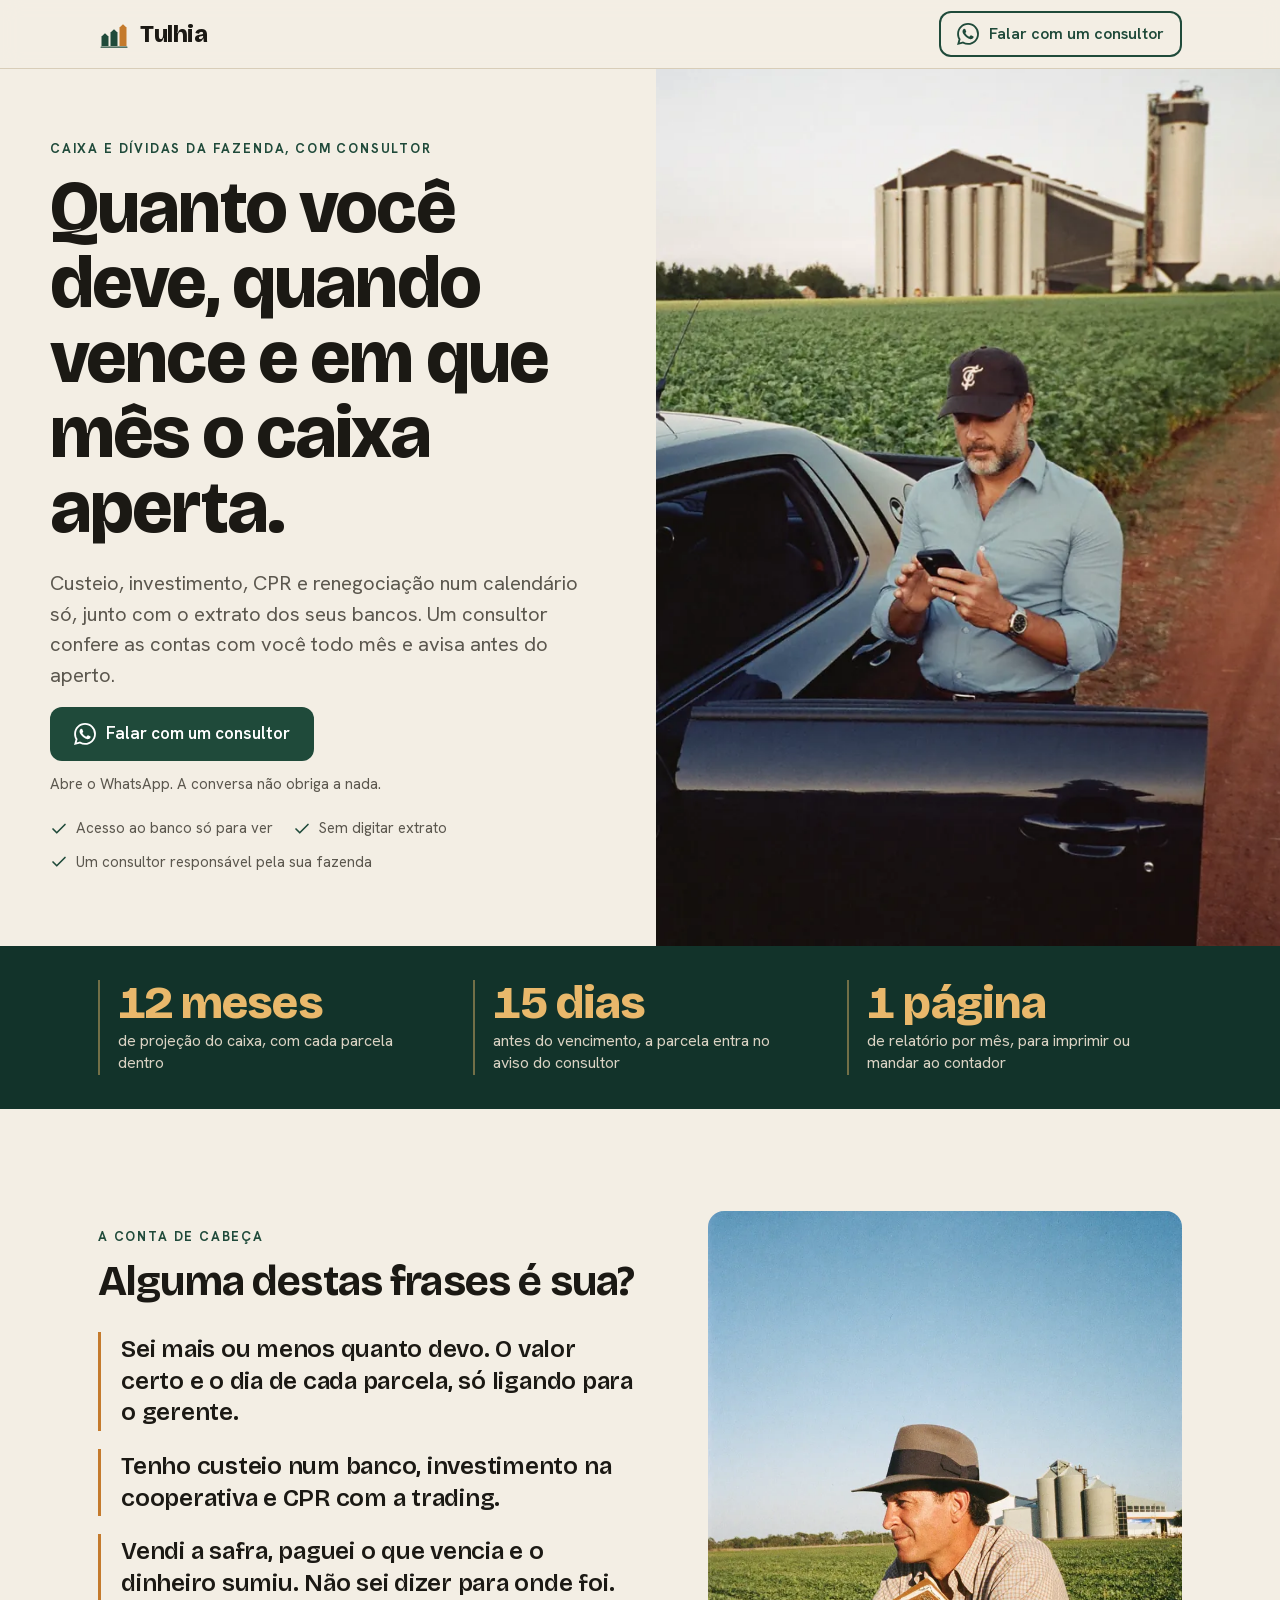
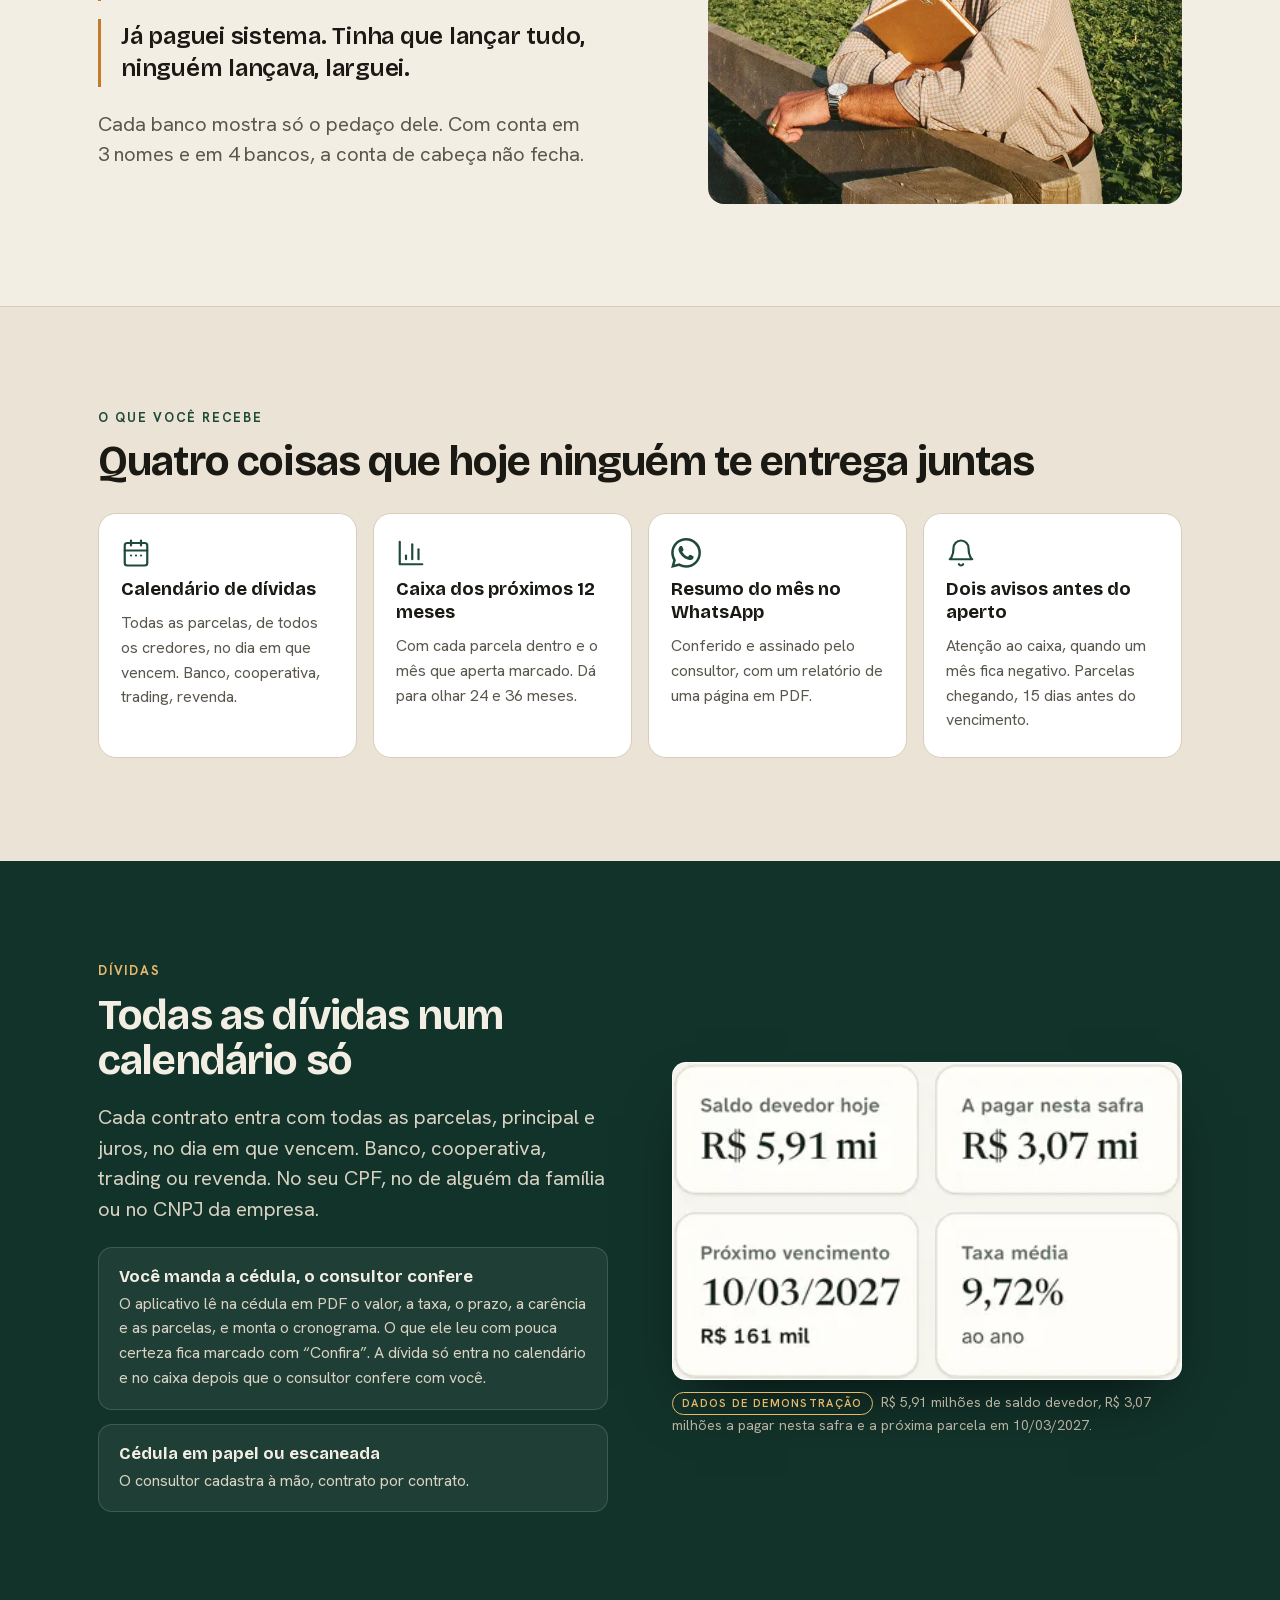
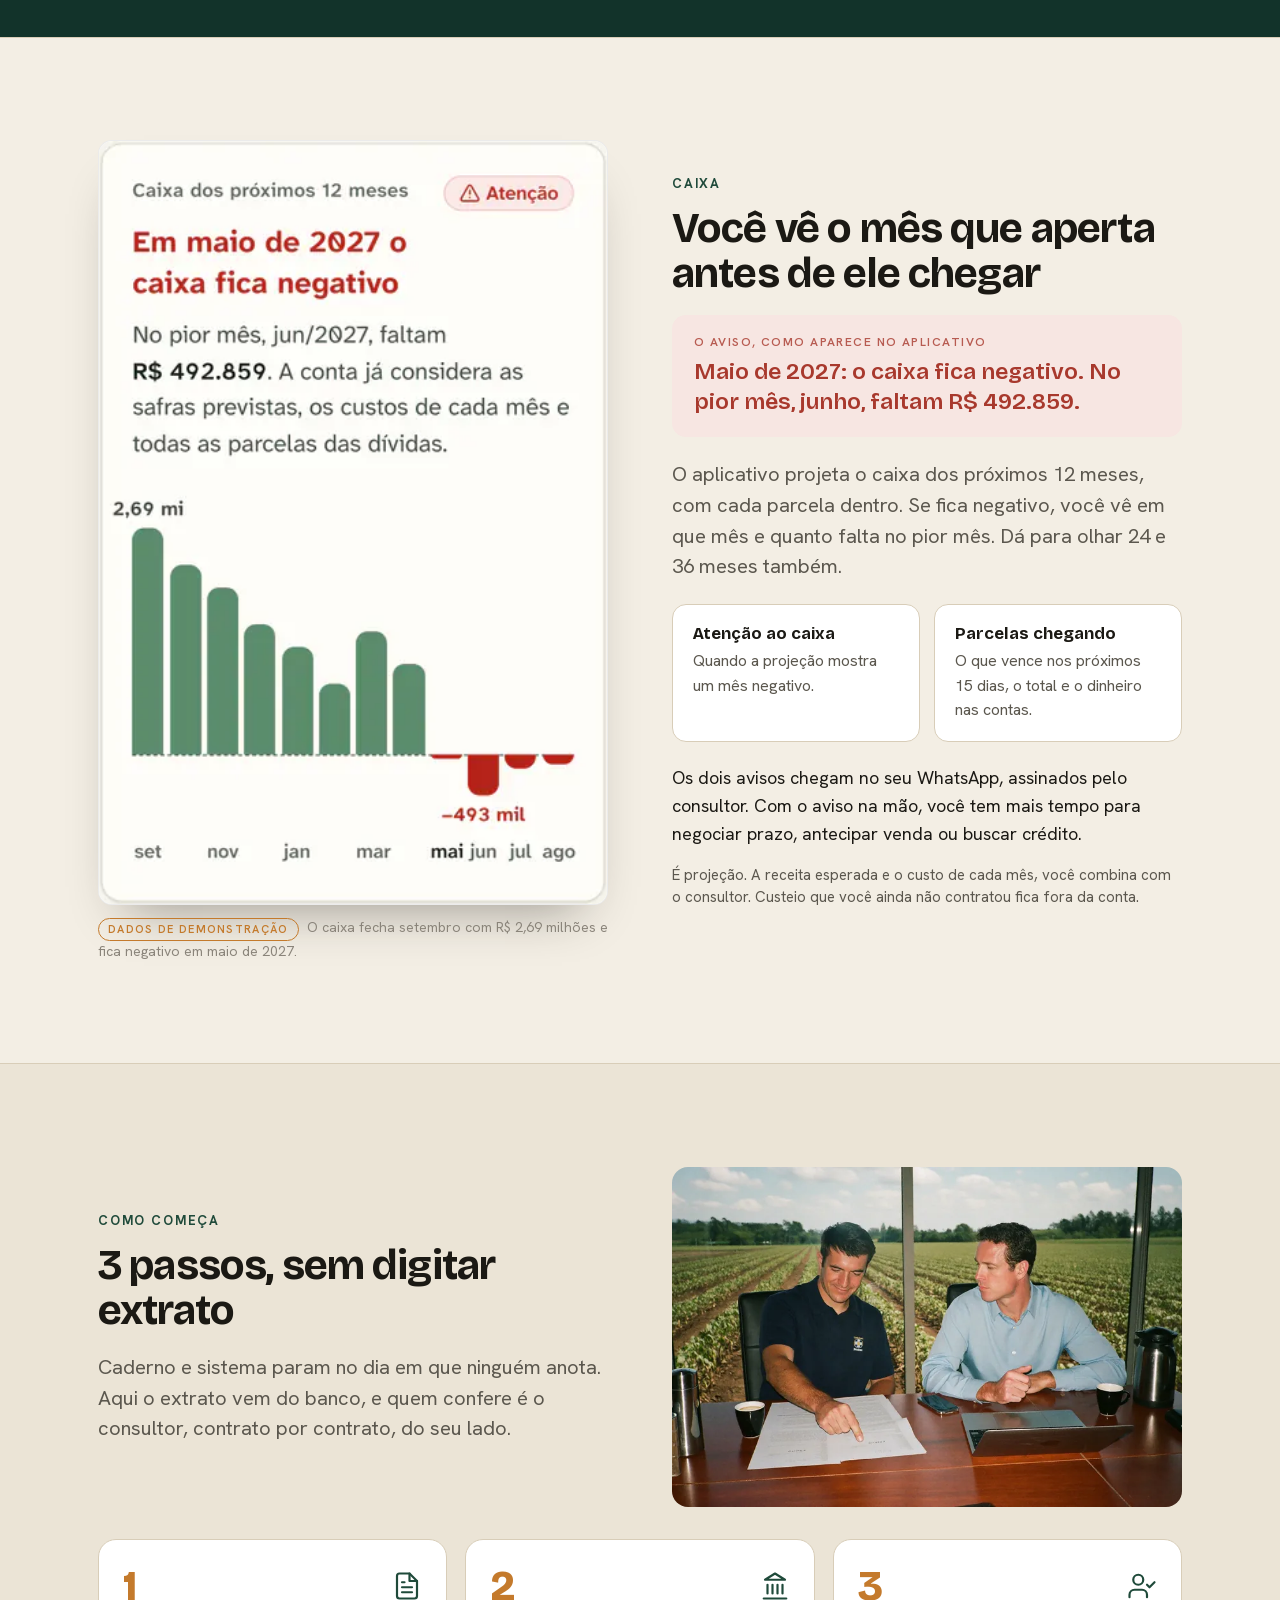
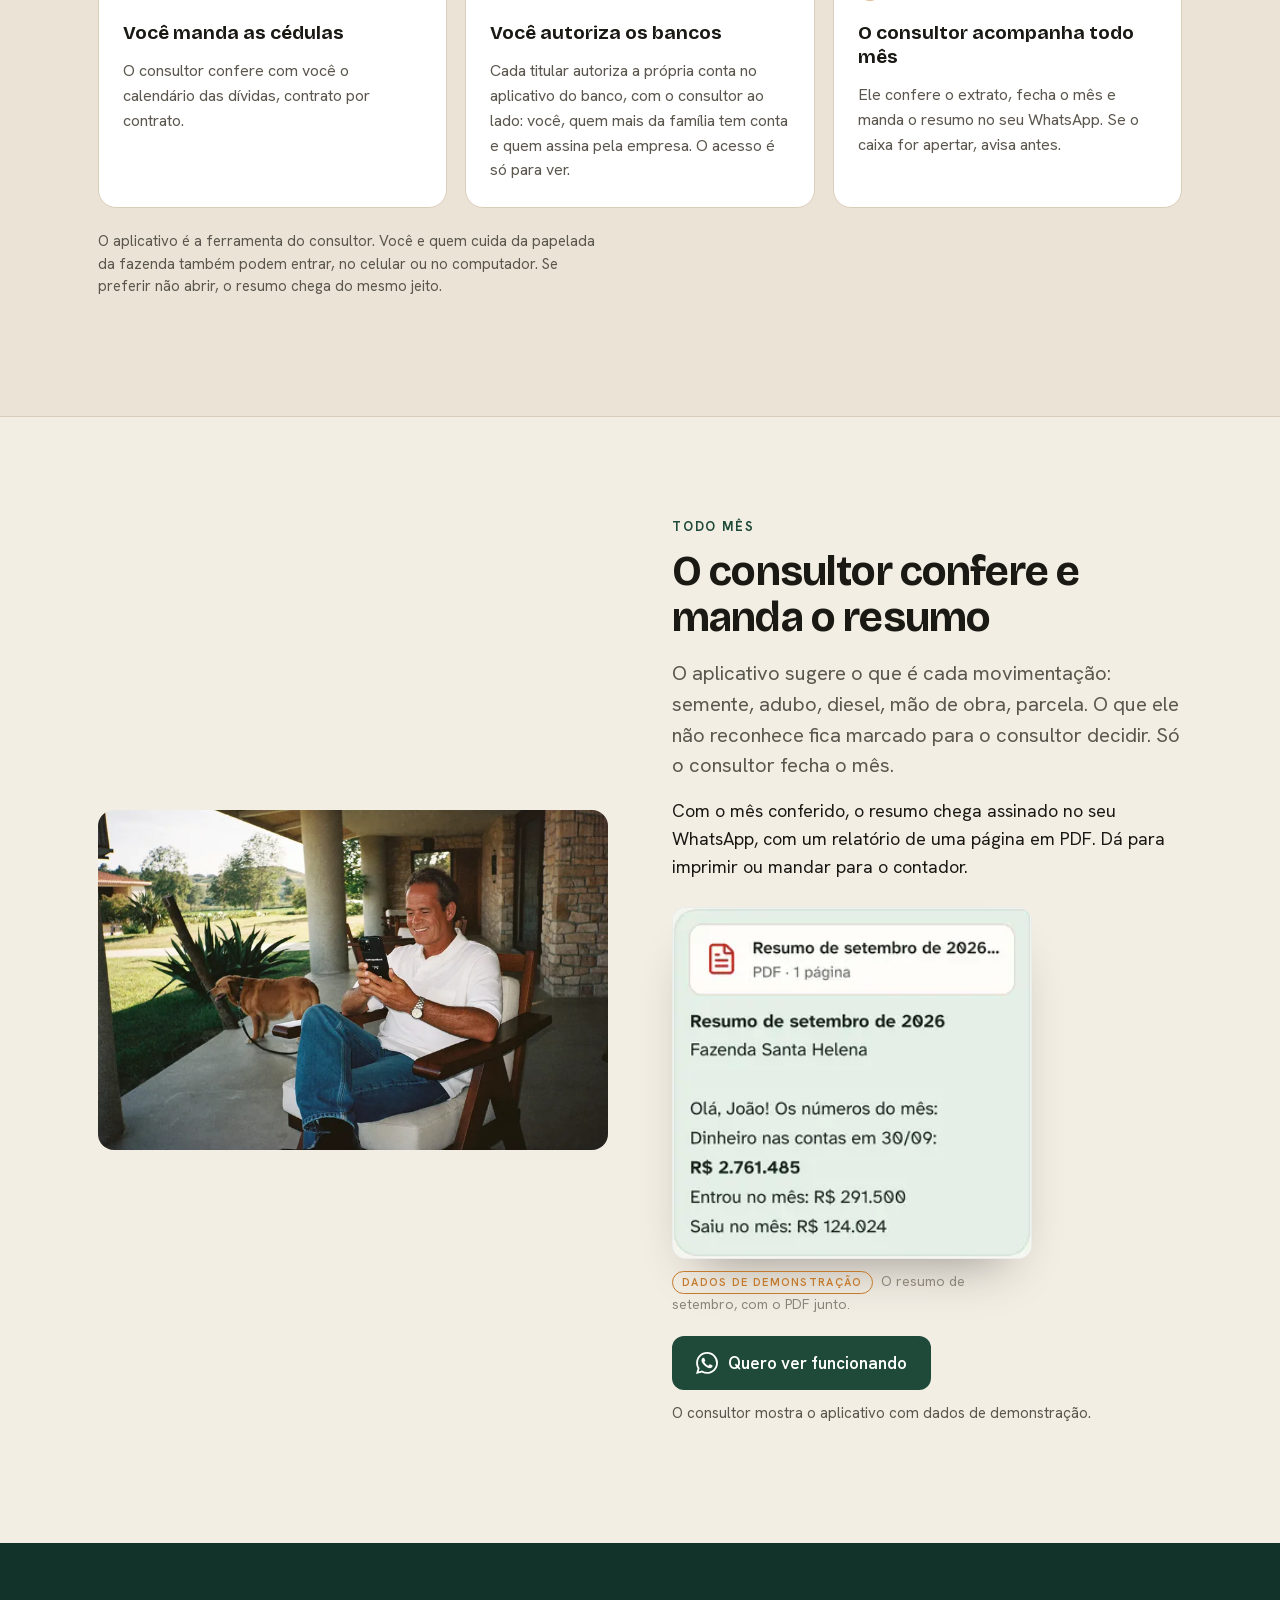
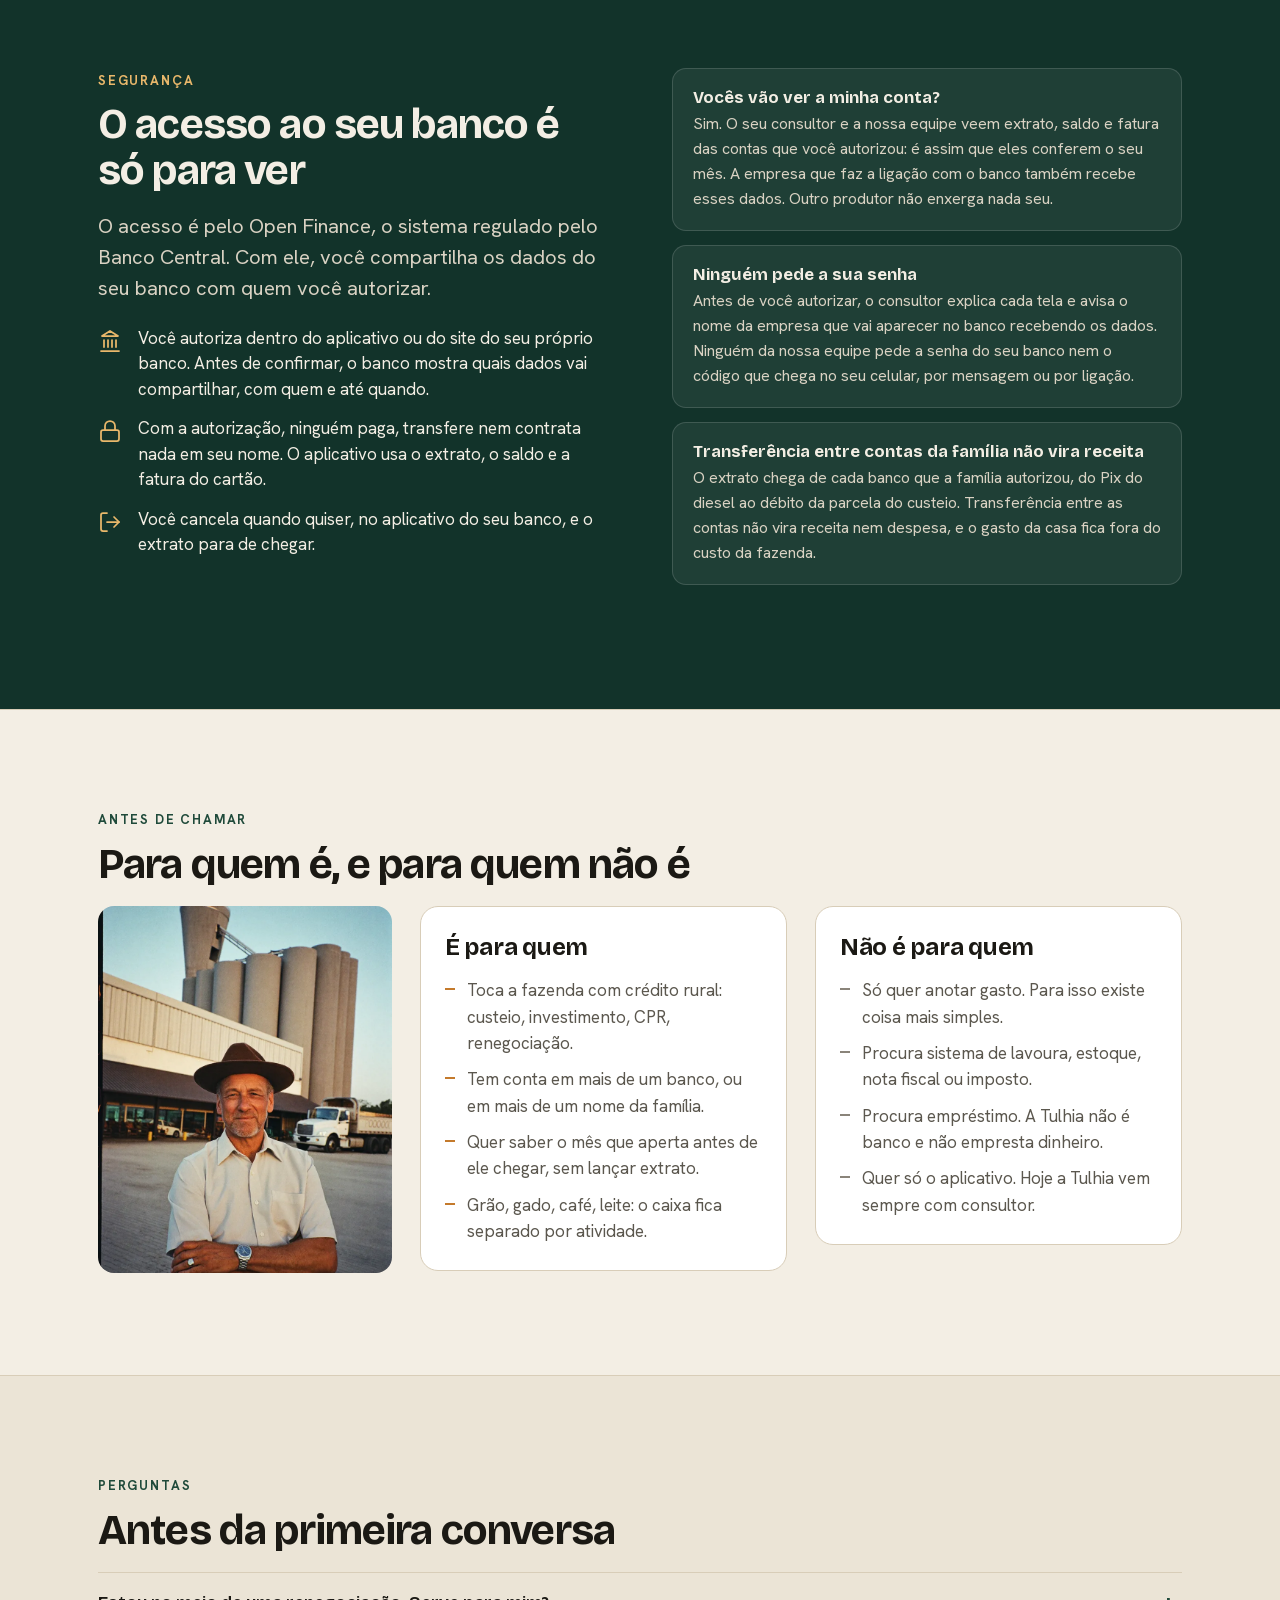
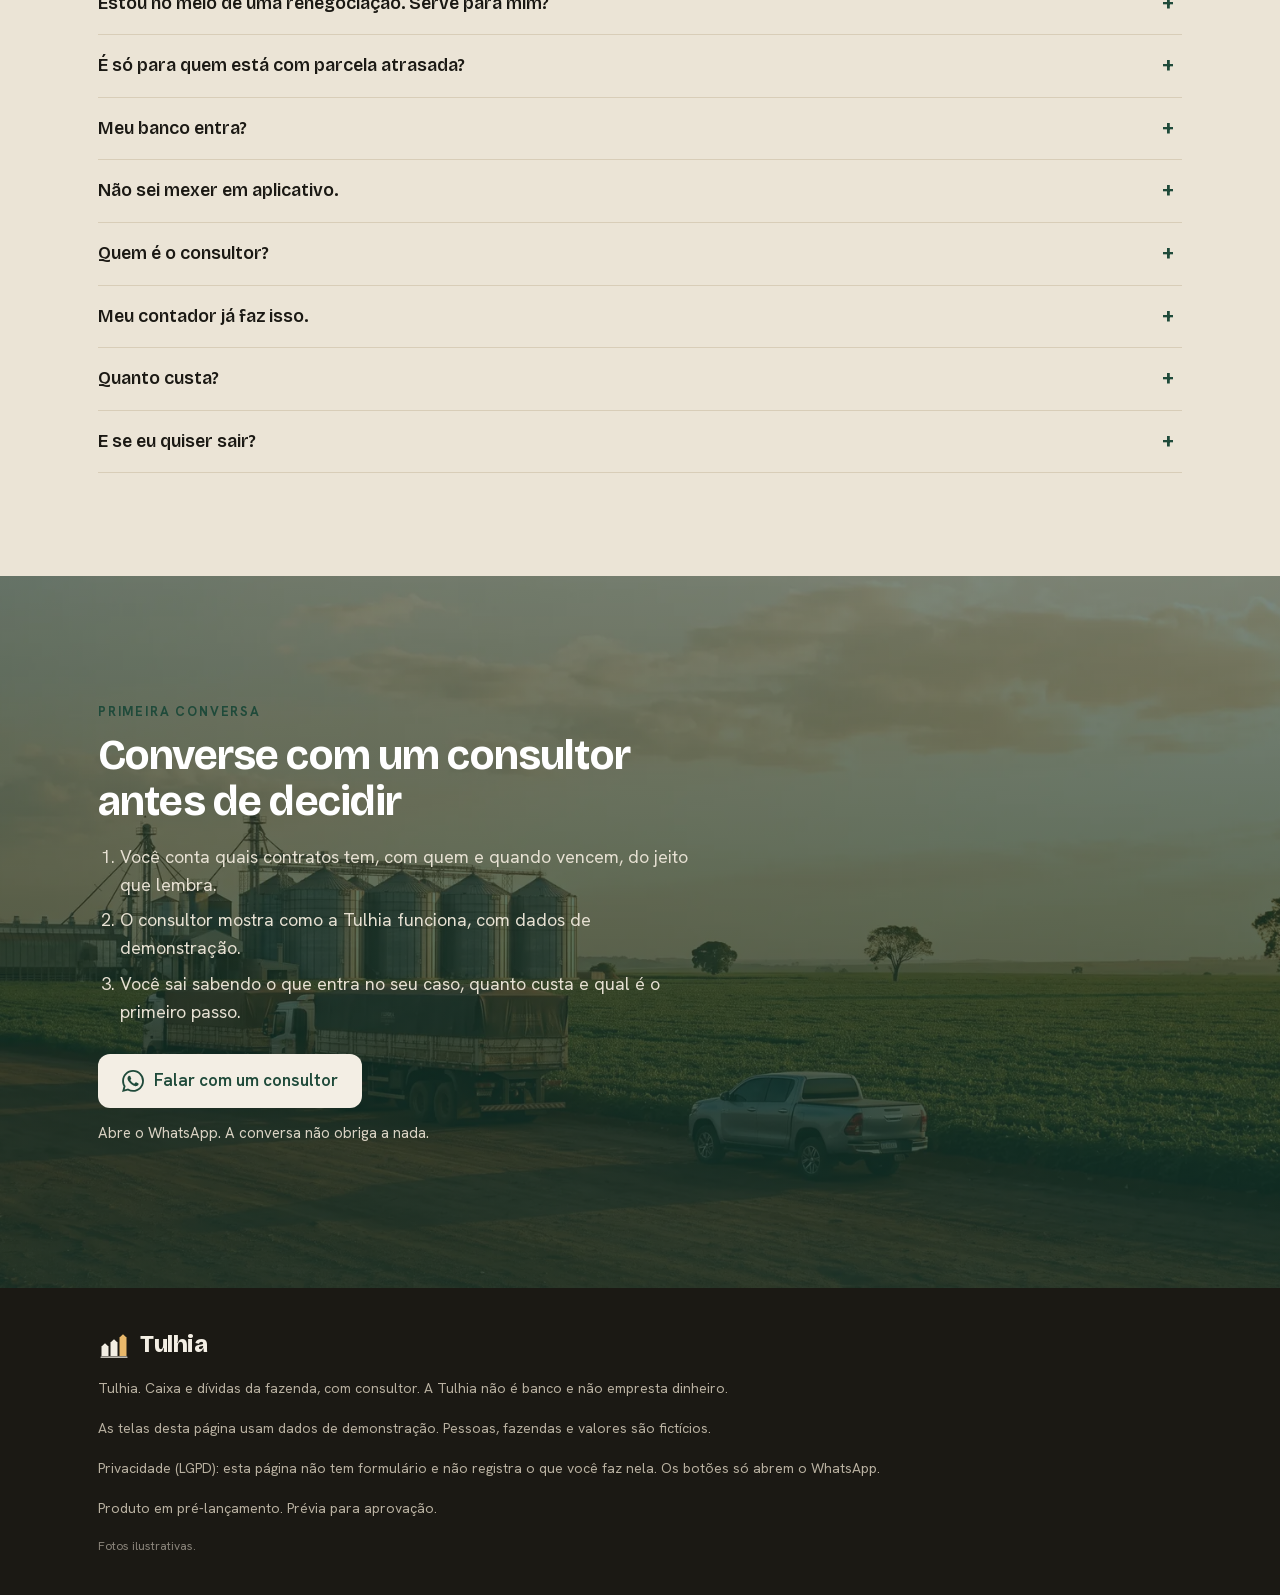
<file: legado/v1-silos/landing/index.html>
<!doctype html>
<html lang="pt-BR">
<head>
<meta charset="utf-8">
<meta name="viewport" content="width=device-width, initial-scale=1, viewport-fit=cover">
<meta name="format-detection" content="telephone=no">
<title>Tulhia: caixa e dívidas da fazenda, com consultor</title>
<meta name="description" content="Suas dívidas da fazenda num calendário só, junto com o extrato dos seus bancos. Um consultor confere as contas com você todo mês e avisa antes de o caixa apertar.">
<meta name="robots" content="noindex, nofollow">
<meta name="color-scheme" content="only light">
<meta name="theme-color" content="#F3EEE4">

<meta property="og:type" content="website">
<meta property="og:site_name" content="Tulhia">
<meta property="og:locale" content="pt_BR">
<meta property="og:url" content="https://tulhia.vercel.app/">
<meta property="og:title" content="A próxima parcela cabe no caixa?">
<meta property="og:description" content="Custeio, investimento, CPR e renegociação num calendário só. Um consultor confere as contas com você todo mês e avisa em que mês o caixa aperta.">
<meta property="og:image" content="https://tulhia.vercel.app/og.png">
<meta property="og:image:type" content="image/png">
<meta property="og:image:width" content="1200">
<meta property="og:image:height" content="630">
<meta property="og:image:alt" content="Quanto você deve, quando vence e em que mês o caixa aperta. Tulhia: caixa e dívidas da fazenda, com consultor.">
<meta name="twitter:card" content="summary_large_image">
<meta name="twitter:title" content="A próxima parcela cabe no caixa?">
<meta name="twitter:description" content="Custeio, investimento, CPR e renegociação num calendário só. Um consultor confere as contas com você todo mês e avisa em que mês o caixa aperta.">
<meta name="twitter:image" content="https://tulhia.vercel.app/og.png">
<meta name="twitter:image:alt" content="Quanto você deve, quando vence e em que mês o caixa aperta. Tulhia: caixa e dívidas da fazenda, com consultor.">
<link rel="icon" href="favicon-32.png" sizes="32x32" type="image/png">
<link rel="icon" href="favicon.svg" type="image/svg+xml">
<link rel="apple-touch-icon" href="apple-touch-icon.png">
<link rel="preload" href="assets/lp-bricolage.woff2" as="font" type="font/woff2" crossorigin>
<link rel="preload" href="assets/lp-hanken.woff2" as="font" type="font/woff2" crossorigin>

<style>
@font-face { font-family: "Bricolage"; src: url("assets/lp-bricolage.woff2") format("woff2"); font-weight: 500 800; font-display: swap; }
@font-face { font-family: "Hanken"; src: url("assets/lp-hanken.woff2") format("woff2"); font-weight: 400 700; font-display: swap; }

:root {
  --papel: #F3EEE4; --papel-2: #EBE4D6; --areia: #DED3BF; --linha: #D8CDB8;
  --terra: #1B1914; --cinza: #5B574E; --cinza-2: #8A847A;
  --verde: #1F4A3A; --verde-escuro: #12332A; --verde-claro: #2C6A51; --verde-fundo: #E3EBE4;
  --ocre: #C47A2C; --ocre-claro: #E9B86B; --vermelho: #A8392D; --vermelho-fundo: #F7E6E2;
  --gutter: 20px; --max: 1180px;
  --display: "Bricolage", "Bricolage Grotesque", system-ui, sans-serif;
  --texto: "Hanken", "Hanken Grotesk", system-ui, sans-serif;
}
@media (min-width: 600px) { :root { --gutter: 32px; } }
@media (min-width: 1000px) { :root { --gutter: 48px; } }

* { box-sizing: border-box; }
html { scroll-behavior: smooth; scroll-padding-top: 88px; -webkit-text-size-adjust: 100%; }
body { margin: 0; background: var(--papel); color: var(--terra); font: 400 18px/1.55 var(--texto); font-feature-settings: "ss01"; }
img { display: block; max-width: 100%; height: auto; }
a { color: inherit; }
.largura { max-width: var(--max); margin: 0 auto; padding: 0 var(--gutter); }
.marca { white-space: nowrap; }
.rs { white-space: nowrap; font-variant-numeric: tabular-nums; }
.sr { position: absolute; width: 1px; height: 1px; overflow: hidden; clip: rect(0 0 0 0); }

/* tipos */
.sobre { font: 700 13px/1.2 var(--texto); letter-spacing: .14em; text-transform: uppercase; color: var(--verde); margin: 0 0 14px; }
h1 { font: 800 clamp(2.5rem, 6vw, 4.6rem)/1.02 var(--display); letter-spacing: -.025em; margin: 0 0 22px; }
.t2 { font: 700 clamp(1.9rem, 3.3vw, 2.9rem)/1.08 var(--display); letter-spacing: -.02em; margin: 0 0 18px; }
.t3 { font: 700 clamp(1.25rem, 2vw, 1.5rem)/1.2 var(--display); letter-spacing: -.01em; margin: 0 0 10px; }
p { margin: 0 0 16px; }
.grande { font-size: clamp(1.1rem, 1.6vw, 1.3rem); line-height: 1.5; color: var(--cinza); }
.pequeno { font-size: 15px; line-height: 1.5; color: var(--cinza); }
.texto-medida { max-width: 34em; }

/* botão */
.btn { display: inline-flex; align-items: center; justify-content: center; gap: 10px; background: var(--verde); color: #fff; font: 600 17px/1 var(--texto); padding: 0 24px; min-height: 54px; border-radius: 12px; text-decoration: none; white-space: nowrap; cursor: pointer; transition: background .2s, transform .15s; }
.btn:hover { background: var(--verde-claro); }
.btn:active { transform: translateY(1px); }
.btn:focus-visible { outline: 3px solid var(--ocre); outline-offset: 3px; }
.btn svg { width: 22px; height: 22px; fill: currentColor; flex: none; }
.btn-claro { background: var(--papel); color: var(--verde); }
.btn-claro:hover { background: #fff; }
.btn-linha { background: transparent; color: var(--verde); box-shadow: inset 0 0 0 2px var(--verde); min-height: 46px; padding: 0 18px; font-size: 16px; }
.btn-linha:hover { background: var(--verde); color: #fff; }

/* cabeçalho */
.cabecalho { position: sticky; top: 0; z-index: 10; background: rgba(243, 238, 228, .92); backdrop-filter: blur(10px); -webkit-backdrop-filter: blur(10px); border-bottom: 1px solid var(--linha); }
.cabecalho .largura { display: flex; align-items: center; justify-content: space-between; gap: 16px; min-height: 68px; }
.logo { display: inline-flex; align-items: center; gap: 10px; font: 800 24px/1 var(--display); letter-spacing: -.02em; color: var(--terra); text-decoration: none; }
.logo svg { width: 32px; height: 32px; }
@media (max-width: 599px) { .cabecalho .btn-linha { display: none; } }

/* primeira tela */
.hero { display: grid; grid-template-columns: 1fr; background: var(--papel); }
.hero-texto { padding: 36px var(--gutter) 40px; }
.hero-texto .btn { width: 100%; max-width: 420px; }
.hero-texto .pequeno { margin-top: 12px; }
.hero-foto { position: relative; margin: 0; aspect-ratio: 4 / 3; overflow: hidden; }
.hero-foto img { width: 100%; height: 100%; object-fit: cover; object-position: 50% 12%; }
.credito { position: absolute; right: 10px; bottom: 8px; font: 500 11px/1.2 var(--texto); color: rgba(255,255,255,.85); background: rgba(0,0,0,.38); padding: 4px 8px; border-radius: 6px; }
@media (min-width: 900px) {
  .hero { grid-template-columns: minmax(0, 1.05fr) minmax(0, 1fr); min-height: 640px; }
  .hero-texto { order: 1; align-self: center; padding: 72px 56px 72px max(var(--gutter), calc((100vw - var(--max)) / 2)); }
  .hero-foto { order: 2; aspect-ratio: auto; min-height: 640px; }
  .hero-foto img { object-position: 50% 40%; }
  .hero-texto .btn { width: auto; }
}

/* faixa de números */
.numeros { background: var(--verde-escuro); color: var(--papel); }
.numeros .largura { display: grid; gap: 22px; padding-top: 34px; padding-bottom: 34px; }
.numeros .n { display: grid; gap: 4px; }
.numeros b { font: 800 clamp(2.2rem, 3.6vw, 3.2rem)/1 var(--display); letter-spacing: -.02em; color: var(--ocre-claro); font-variant-numeric: tabular-nums; }
.numeros span { color: #D9D2C3; font-size: 16px; line-height: 1.4; }
@media (min-width: 700px) { .numeros .largura { grid-template-columns: repeat(3, 1fr); gap: 40px; } .numeros .n { padding-left: 18px; border-left: 2px solid rgba(233,184,107,.45); } }

/* seções */
.secao { padding: clamp(56px, 8vw, 104px) 0; }
.secao + .secao { border-top: 1px solid var(--linha); }
.secao.areia + .secao.escuro, .secao.escuro + .secao.areia { border-top: 0; }
.passos-topo-grade { margin-bottom: 8px; }
.foto.quatro-cinco { aspect-ratio: 4 / 5; }
.confianca { list-style: none; margin: 22px 0 0; padding: 0; display: flex; flex-wrap: wrap; gap: 10px 20px; font-size: 15px; color: var(--cinza); }
.confianca li { display: flex; align-items: center; gap: 8px; }
.confianca svg { width: 18px; height: 18px; color: var(--verde); flex: none; }
.recebe { display: grid; gap: 16px; margin-top: 28px; }
.recebe .item { background: #fff; border: 1px solid var(--linha); border-radius: 18px; padding: 24px 22px; display: grid; gap: 10px; align-content: start; }
.recebe svg { width: 30px; height: 30px; color: var(--verde); fill: none; }
.recebe svg[data-fill] { fill: currentColor; }
.recebe b { font: 700 1.15rem/1.25 var(--display); }
.recebe p { margin: 0; font-size: 16px; color: var(--cinza); }
@media (min-width: 640px) { .recebe { grid-template-columns: 1fr 1fr; } }
@media (min-width: 1000px) { .recebe { grid-template-columns: repeat(4, 1fr); } }
.escuro { background: var(--verde-escuro); color: var(--papel); border-top: 0 !important; }
.escuro .sobre { color: var(--ocre-claro); }
.escuro .grande, .escuro .pequeno, .escuro p { color: #D9D2C3; }
.escuro .t2, .escuro .t3 { color: var(--papel); }
.areia { background: var(--papel-2); }
.duas { display: grid; gap: 36px; align-items: center; }
@media (min-width: 900px) { .duas { grid-template-columns: 1fr 1fr; gap: 64px; } .duas.estreita-foto { grid-template-columns: 1.15fr 1fr; } }

/* fotos */
.foto { position: relative; margin: 0; border-radius: 16px; overflow: hidden; background: var(--areia); }
.foto img { width: 100%; height: 100%; object-fit: cover; }
.foto.tres-dois { aspect-ratio: 3 / 2; }

/* telas do aplicativo */
.tela { margin: 0; }
.tela img { border-radius: 14px; border: 1px solid rgba(0,0,0,.08); box-shadow: 0 28px 50px -28px rgba(27,25,20,.45); background: #fff; }
.escuro .tela img { border-color: rgba(255,255,255,.14); box-shadow: 0 30px 60px -24px rgba(0,0,0,.7); }
.tela figcaption { font-size: 14px; line-height: 1.45; color: var(--cinza-2); margin-top: 12px; }
.escuro .tela figcaption { color: #B9B1A1; }
.demo { display: inline-block; font: 600 11px/1 var(--texto); letter-spacing: .12em; text-transform: uppercase; color: var(--ocre); border: 1px solid currentColor; border-radius: 999px; padding: 5px 9px; margin-right: 8px; vertical-align: middle; }
.escuro .demo { color: var(--ocre-claro); }

/* frases */
.frases { display: grid; gap: 18px; margin: 28px 0 22px; }
.frases blockquote { margin: 0; padding: 2px 0 2px 20px; border-left: 3px solid var(--ocre); font: 600 clamp(1.2rem, 1.9vw, 1.55rem)/1.3 var(--display); letter-spacing: -.01em; color: var(--terra); }

/* alerta vermelho */
.alerta { background: var(--vermelho-fundo); color: var(--vermelho); border-radius: 14px; padding: 20px 22px; font: 600 clamp(1.15rem, 1.8vw, 1.45rem)/1.3 var(--display); margin: 0 0 22px; }
@media (max-width: 899px) { .alerta { display: none; } }
.alerta small { display: block; font: 600 12px/1.2 var(--texto); letter-spacing: .12em; text-transform: uppercase; margin-bottom: 8px; opacity: .8; }

/* cartões */
.cartoes { display: grid; gap: 14px; margin: 22px 0; }
.cartao { background: #fff; border: 1px solid var(--linha); border-radius: 14px; padding: 18px 20px; }
.cartao b { display: block; font: 700 1.05rem/1.3 var(--display); margin-bottom: 4px; }
.cartao p { margin: 0; font-size: 16px; color: var(--cinza); }
.escuro .cartao { background: rgba(255,255,255,.06); border-color: rgba(255,255,255,.14); }
.escuro .cartao b { color: var(--papel); }
.escuro .cartao p { color: #D9D2C3; }
@media (min-width: 700px) { .cartoes.lado { grid-template-columns: 1fr 1fr; } }

/* passos */
.passos { display: grid; gap: 18px; margin: 32px 0 0; padding: 0; list-style: none; }
.passo { background: #fff; border: 1px solid var(--linha); border-radius: 18px; padding: 26px 24px 24px; display: grid; gap: 14px; align-content: start; }
.passo .n { font: 800 2.6rem/1 var(--display); color: var(--ocre); letter-spacing: -.03em; }
.passo .icone { width: 30px; height: 30px; color: var(--verde); }
.passo b { display: block; font: 700 1.2rem/1.25 var(--display); }
.passo p { margin: 0; font-size: 16px; color: var(--cinza); }
.passo-topo { display: flex; justify-content: space-between; align-items: center; }
@media (min-width: 760px) { .passos { grid-template-columns: repeat(3, 1fr); } }

/* lista com ícone */
.lista { list-style: none; margin: 22px 0; padding: 0; display: grid; gap: 14px; }
.lista li { display: grid; grid-template-columns: 26px 1fr; gap: 14px; align-items: start; font-size: 17px; line-height: 1.5; }
.lista svg { width: 24px; height: 24px; color: var(--ocre-claro); margin-top: 3px; }
.lista-simples { list-style: none; margin: 16px 0 0; padding: 0; display: grid; gap: 10px; }
.lista-simples li { padding-left: 22px; position: relative; font-size: 17px; color: var(--cinza); }
.lista-simples li::before { content: ""; position: absolute; left: 0; top: 11px; width: 10px; height: 2px; background: var(--ocre); }
.lista-simples.nao li::before { background: var(--cinza-2); }

/* para quem */
.quem { display: grid; gap: 28px; }
@media (min-width: 760px) { .quem { grid-template-columns: minmax(0, .8fr) 1fr 1fr; gap: 28px; align-items: start; } }
@media (max-width: 759px) { .quem-foto { max-width: 420px; } }
.quem > div { background: #fff; border: 1px solid var(--linha); border-radius: 18px; padding: 26px 24px; }

/* perguntas */
.faq { border-top: 1px solid var(--linha); margin-top: 8px; }
.faq details { border-bottom: 1px solid var(--linha); }
.faq summary { display: flex; justify-content: space-between; align-items: center; gap: 16px; padding: 18px 0; cursor: pointer; list-style: none; font: 600 1.1rem/1.35 var(--display); }
.faq summary::-webkit-details-marker { display: none; }
.faq summary::after { content: "+"; font: 500 1.6rem/1 var(--display); color: var(--verde); flex: none; width: 28px; text-align: center; }
.faq details[open] summary::after { content: "−"; }
.faq summary:hover { color: var(--verde); }
.faq summary:focus-visible { outline: 3px solid var(--ocre); outline-offset: 2px; border-radius: 6px; }
.faq details p { margin: 0 0 20px; max-width: 42em; color: var(--cinza); }

/* chamada final */
.chamada { position: relative; background: var(--verde-escuro); color: var(--papel); overflow: hidden; }
.chamada > img { position: absolute; inset: 0; width: 100%; height: 100%; object-fit: cover; object-position: 50% 60%; }
.chamada .veu { position: absolute; inset: 0; background: linear-gradient(180deg, rgba(18,51,42,.55) 0%, rgba(18,51,42,.82) 100%); }
.chamada .largura { position: relative; z-index: 1; padding-top: clamp(72px, 10vw, 128px); padding-bottom: clamp(72px, 10vw, 128px); }
.chamada .t2 { color: #fff; max-width: 14em; }
.chamada ol { margin: 0 0 28px; padding-left: 22px; max-width: 34em; color: #E6E0D2; }
.chamada ol li { margin-bottom: 8px; }
.chamada .pequeno { color: #D9D2C3; margin-top: 14px; }
.chamada .credito { z-index: 1; }

.corpo { position: relative; }
/* barra do celular */
.barra { position: sticky; bottom: 0; z-index: 9; background: rgba(243,238,228,.95); backdrop-filter: blur(10px); -webkit-backdrop-filter: blur(10px); border-top: 1px solid var(--linha); padding: 10px var(--gutter) calc(10px + env(safe-area-inset-bottom)); }
.barra .btn { width: 100%; }
@media (min-width: 900px) { .barra { display: none; } }

/* rodapé */
.rodape { background: var(--terra); color: #B9B1A1; font-size: 14px; line-height: 1.55; }
.rodape .largura { padding-top: 40px; padding-bottom: 40px; display: grid; gap: 18px; }
.rodape .logo { color: var(--papel); }
.rodape p { margin: 0; max-width: 60em; }
.rodape .creditos { font-size: 12px; color: #8A847A; }

@media (prefers-reduced-motion: reduce) { html { scroll-behavior: auto; } * { transition: none !important; } }

/* Marca: três silos que sobem como o gráfico de caixa; o mais alto em ocre. */
.logo svg { width: 32px; height: 32px; color: var(--verde); }
.rodape .logo svg { color: var(--papel); --marca-acento: var(--ocre-claro); }
</style>
</head>
<body>

<svg width="0" height="0" style="position:absolute" aria-hidden="true" focusable="false">
  <symbol id="zap" viewBox="0 0 24 24"><path d="M17.472 14.382c-.297-.149-1.758-.867-2.03-.967-.273-.099-.471-.148-.67.15-.197.297-.767.966-.94 1.164-.173.199-.347.223-.644.075-.297-.15-1.255-.463-2.39-1.475-.883-.788-1.48-1.761-1.653-2.059-.173-.297-.018-.458.13-.606.134-.133.298-.347.446-.52.149-.174.198-.298.298-.497.099-.198.05-.371-.025-.52-.075-.149-.669-1.612-.916-2.207-.242-.579-.487-.5-.669-.51-.173-.008-.371-.01-.57-.01-.198 0-.52.074-.792.372-.272.297-1.04 1.016-1.04 2.479 0 1.462 1.065 2.875 1.213 3.074.149.198 2.096 3.2 5.077 4.487.709.306 1.262.489 1.694.625.712.227 1.36.195 1.871.118.571-.085 1.758-.719 2.006-1.413.248-.694.248-1.289.173-1.413-.074-.124-.272-.198-.57-.347m-5.421 7.403h-.004a9.87 9.87 0 01-5.031-1.378l-.361-.214-3.741.982.998-3.648-.235-.374a9.86 9.86 0 01-1.51-5.26c.001-5.45 4.436-9.884 9.888-9.884 2.64 0 5.122 1.03 6.988 2.898a9.825 9.825 0 012.893 6.994c-.003 5.45-4.437 9.884-9.885 9.884m8.413-18.297A11.815 11.815 0 0012.05 0C5.495 0 .16 5.335.157 11.892c0 2.096.547 4.142 1.588 5.945L.057 24l6.305-1.654a11.882 11.882 0 005.683 1.448h.005c6.554 0 11.89-5.335 11.893-11.893a11.821 11.821 0 00-3.48-8.413Z"/></symbol>
  <symbol id="tulha" viewBox="0 0 64 64"><rect x="7" y="38" width="14" height="18" fill="currentColor"/><polygon points="6,38 14,30.5 22,38" fill="currentColor"/><rect x="25" y="30" width="14" height="26" fill="currentColor"/><polygon points="24,30 32,22.5 40,30" fill="currentColor"/><rect x="43" y="20" width="14" height="36" fill="var(--marca-acento, #C47A2C)"/><polygon points="42,20 50,12.5 58,20" fill="var(--marca-acento, #C47A2C)"/><rect x="5" y="57" width="54" height="2.5" rx="1.25" fill="currentColor"/></symbol>
  <symbol id="i-cedula" viewBox="0 0 24 24" fill="none" stroke="currentColor" stroke-width="1.75" stroke-linecap="round" stroke-linejoin="round"><path d="M14 2H6a2 2 0 0 0-2 2v16a2 2 0 0 0 2 2h12a2 2 0 0 0 2-2V8z"/><path d="M14 2v6h6"/><path d="M16 13H8"/><path d="M16 17H8"/><path d="M10 9H8"/></symbol>
  <symbol id="i-banco" viewBox="0 0 24 24" fill="none" stroke="currentColor" stroke-width="1.75" stroke-linecap="round" stroke-linejoin="round"><path d="M3 22h18"/><path d="M6 18v-7"/><path d="M10 18v-7"/><path d="M14 18v-7"/><path d="M18 18v-7"/><path d="M12 2 20 7H4z"/></symbol>
  <symbol id="i-consultor" viewBox="0 0 24 24" fill="none" stroke="currentColor" stroke-width="1.75" stroke-linecap="round" stroke-linejoin="round"><path d="M16 21v-2a4 4 0 0 0-4-4H6a4 4 0 0 0-4 4v2"/><circle cx="9" cy="7" r="4"/><path d="m16 11 2 2 4-4"/></symbol>
  <symbol id="i-cadeado" viewBox="0 0 24 24" fill="none" stroke="currentColor" stroke-width="1.75" stroke-linecap="round" stroke-linejoin="round"><rect width="18" height="11" x="3" y="11" rx="2"/><path d="M7 11V7a5 5 0 0 1 10 0v4"/></symbol>
  <symbol id="i-olho" viewBox="0 0 24 24" fill="none" stroke="currentColor" stroke-width="1.75" stroke-linecap="round" stroke-linejoin="round"><path d="M2 12s3.5-7 10-7 10 7 10 7-3.5 7-10 7S2 12 2 12z"/><circle cx="12" cy="12" r="3"/></symbol>
  <symbol id="i-sair" viewBox="0 0 24 24" fill="none" stroke="currentColor" stroke-width="1.75" stroke-linecap="round" stroke-linejoin="round"><path d="M9 21H5a2 2 0 0 1-2-2V5a2 2 0 0 1 2-2h4"/><path d="m16 17 5-5-5-5"/><path d="M21 12H9"/></symbol>
  <symbol id="i-check" viewBox="0 0 24 24" fill="none" stroke="currentColor" stroke-width="2.2" stroke-linecap="round" stroke-linejoin="round"><path d="M20 6 9 17l-5-5"/></symbol>
  <symbol id="i-calendario" viewBox="0 0 24 24" fill="none" stroke="currentColor" stroke-width="1.75" stroke-linecap="round" stroke-linejoin="round"><rect width="18" height="18" x="3" y="4" rx="2"/><path d="M16 2v4"/><path d="M8 2v4"/><path d="M3 10h18"/><path d="M8 14h.01"/><path d="M12 14h.01"/><path d="M16 14h.01"/></symbol>
  <symbol id="i-grafico" viewBox="0 0 24 24" fill="none" stroke="currentColor" stroke-width="1.75" stroke-linecap="round" stroke-linejoin="round"><path d="M3 3v18h18"/><path d="M18 17V9"/><path d="M13 17V5"/><path d="M8 17v-3"/></symbol>
  <symbol id="i-sino" viewBox="0 0 24 24" fill="none" stroke="currentColor" stroke-width="1.75" stroke-linecap="round" stroke-linejoin="round"><path d="M6 8a6 6 0 0 1 12 0c0 7 3 9 3 9H3s3-2 3-9"/><path d="M10.3 21a1.94 1.94 0 0 0 3.4 0"/></symbol>
</svg>

<header class="cabecalho">
  <div class="largura">
    <a class="logo" href="#topo" aria-label="Tulhia, início da página"><svg aria-hidden="true"><use href="#tulha"/></svg><span class="marca">Tulhia</span></a>
    <a class="btn btn-linha" href="https://wa.me/?text=Quero%20conhecer%20a%20Tulhia"><svg aria-hidden="true" focusable="false"><use href="#zap"/></svg>Falar com um consultor</a>
  </div>
</header>

<main id="topo">

  <section class="hero" aria-labelledby="titulo">
    <div class="hero-texto">
      <p class="sobre">Caixa e dívidas da fazenda, com consultor</p>
      <h1 id="titulo">Quanto você deve, quando vence e em que mês o caixa aperta.</h1>
      <p class="grande texto-medida">Custeio, investimento, CPR e renegociação num calendário só, junto com o extrato dos seus bancos. Um consultor confere as contas com você todo mês e avisa antes do aperto.</p>
      <a class="btn" href="https://wa.me/?text=Quero%20conhecer%20a%20Tulhia"><svg aria-hidden="true" focusable="false"><use href="#zap"/></svg>Falar com um consultor</a>
      <p class="pequeno">Abre o WhatsApp. A conversa não obriga a nada.</p>
      <ul class="confianca" aria-label="Três garantias">
        <li><svg aria-hidden="true"><use href="#i-check"/></svg>Acesso ao banco só para ver</li>
        <li><svg aria-hidden="true"><use href="#i-check"/></svg>Sem digitar extrato</li>
        <li><svg aria-hidden="true"><use href="#i-check"/></svg>Um consultor responsável pela sua fazenda</li>
      </ul>
    </div>
    <figure class="hero-foto">
      <img src="assets/lp-hero-800.webp" srcset="assets/lp-hero-800.webp 800w, assets/lp-hero-1400.webp 1344w" sizes="(min-width: 900px) 50vw, 100vw" width="800" height="1000" fetchpriority="high" decoding="async" alt="Produtor de boné e camisa social conferindo o celular ao lado do carro, na beira da lavoura de soja, com o complexo de silos ao fundo.">
    </figure>
  </section>

  <div class="corpo">

  <section class="numeros" aria-label="Três números">
    <div class="largura">
      <div class="n"><b>12 meses</b><span>de projeção do caixa, com cada parcela dentro</span></div>
      <div class="n"><b>15 dias</b><span>antes do vencimento, a parcela entra no aviso do consultor</span></div>
      <div class="n"><b>1 página</b><span>de relatório por mês, para imprimir ou mandar ao contador</span></div>
    </div>
  </section>

  <section class="secao" aria-labelledby="dor-titulo">
    <div class="largura duas estreita-foto">
      <div>
        <p class="sobre">A conta de cabeça</p>
        <h2 class="t2" id="dor-titulo">Alguma destas frases é sua?</h2>
        <div class="frases">
          <blockquote>Sei mais ou menos quanto devo. O valor certo e o dia de cada parcela, só ligando para o gerente.</blockquote>
          <blockquote>Tenho custeio num banco, investimento na cooperativa e CPR com a trading.</blockquote>
          <blockquote>Vendi a safra, paguei o que vencia e o dinheiro sumiu. Não sei dizer para onde foi.</blockquote>
          <blockquote>Já paguei sistema. Tinha que lançar tudo, ninguém lançava, larguei.</blockquote>
        </div>
        <p class="grande texto-medida">Cada banco mostra só o pedaço dele. Com conta em 3&nbsp;nomes e em 4&nbsp;bancos, a conta de cabeça não fecha.</p>
      </div>
      <figure class="foto quatro-cinco">
        <img src="assets/lp-frases-800.webp" srcset="assets/lp-frases-800.webp 800w, assets/lp-frases-1400.webp 1344w" sizes="(min-width: 900px) 42vw, 100vw" width="800" height="1000" loading="lazy" decoding="async" alt="Produtor de chapéu apoiado na cerca, olhando a lavoura, com uma agenda de couro na mão e os silos ao fundo.">
      </figure>
    </div>
  </section>

  <section class="secao areia" aria-labelledby="recebe-titulo">
    <div class="largura">
      <p class="sobre">O que você recebe</p>
      <h2 class="t2" id="recebe-titulo">Quatro coisas que hoje ninguém te entrega juntas</h2>
      <div class="recebe">
        <div class="item"><svg aria-hidden="true"><use href="#i-calendario"/></svg><b>Calendário de dívidas</b><p>Todas as parcelas, de todos os credores, no dia em que vencem. Banco, cooperativa, trading, revenda.</p></div>
        <div class="item"><svg aria-hidden="true"><use href="#i-grafico"/></svg><b>Caixa dos próximos 12 meses</b><p>Com cada parcela dentro e o mês que aperta marcado. Dá para olhar 24 e 36 meses.</p></div>
        <div class="item"><svg aria-hidden="true" data-fill><use href="#zap"/></svg><b>Resumo do mês no WhatsApp</b><p>Conferido e assinado pelo consultor, com um relatório de uma página em PDF.</p></div>
        <div class="item"><svg aria-hidden="true"><use href="#i-sino"/></svg><b>Dois avisos antes do aperto</b><p>Atenção ao caixa, quando um mês fica negativo. Parcelas chegando, 15 dias antes do vencimento.</p></div>
      </div>
    </div>
  </section>

  <section class="secao escuro" aria-labelledby="dividas-titulo">
    <div class="largura duas">
      <div>
        <p class="sobre">Dívidas</p>
        <h2 class="t2" id="dividas-titulo">Todas as dívidas num calendário só</h2>
        <p class="grande texto-medida">Cada contrato entra com todas as parcelas, principal e juros, no dia em que vencem. Banco, cooperativa, trading ou revenda. No seu CPF, no de alguém da família ou no CNPJ da empresa.</p>
        <div class="cartoes">
          <div class="cartao"><b>Você manda a cédula, o consultor confere</b><p>O aplicativo lê na cédula em PDF o valor, a taxa, o prazo, a carência e as parcelas, e monta o cronograma. O que ele leu com pouca certeza fica marcado com “Confira”. A dívida só entra no calendário e no caixa depois que o consultor confere com você.</p></div>
          <div class="cartao"><b>Cédula em papel ou escaneada</b><p>O consultor cadastra à mão, contrato por contrato.</p></div>
        </div>
      </div>
      <figure class="tela">
        <img src="assets/lp-dividas-resumo.webp" srcset="assets/lp-dividas-resumo-372.webp 372w, assets/lp-dividas-resumo.webp 744w, assets/lp-dividas-resumo-1076.webp 1076w" sizes="(min-width: 900px) 520px, calc(100vw - 40px)" width="744" height="462" loading="lazy" decoding="async" alt="Resumo das dívidas no aplicativo: saldo devedor hoje de R$ 5,91 milhões, R$ 3,07 milhões a pagar nesta safra, próximo vencimento em 10/03/2027, de R$ 161 mil, e taxa média de 9,72% ao ano. Dados de demonstração.">
        <figcaption><span class="demo">Dados de demonstração</span><span class="rs">R$&nbsp;5,91</span> milhões de saldo devedor, <span class="rs">R$&nbsp;3,07</span> milhões a pagar nesta safra e a próxima parcela em 10/03/2027.</figcaption>
      </figure>
    </div>
  </section>

  <section class="secao" aria-labelledby="aperta-titulo">
    <div class="largura duas">
      <figure class="tela">
        <img src="assets/lp-caixa-12-meses.webp" srcset="assets/lp-caixa-12-meses-372.webp 372w, assets/lp-caixa-12-meses.webp 744w, assets/lp-caixa-12-meses-1076.webp 1076w" sizes="(min-width: 900px) 460px, calc(100vw - 40px)" width="744" height="1118" loading="lazy" decoding="async" alt="Gráfico do caixa dos próximos 12 meses: as barras descem de R$ 2,69 milhões em setembro e ficam negativas de maio a agosto de 2027. No pior mês, junho, faltam R$ 492.859. Dados de demonstração.">
        <figcaption><span class="demo">Dados de demonstração</span>O caixa fecha setembro com <span class="rs">R$&nbsp;2,69</span> milhões e fica negativo em maio de 2027.</figcaption>
      </figure>
      <div>
        <p class="sobre">Caixa</p>
        <h2 class="t2" id="aperta-titulo">Você vê o mês que aperta antes de ele chegar</h2>
        <p class="alerta"><small>O aviso, como aparece no aplicativo</small>Maio de 2027: o caixa fica negativo. No pior mês, junho, faltam <span class="rs">R$&nbsp;492.859</span>.</p>
        <p class="grande texto-medida">O aplicativo projeta o caixa dos próximos 12 meses, com cada parcela dentro. Se fica negativo, você vê em que mês e quanto falta no pior mês. Dá para olhar 24 e 36 meses também.</p>
        <div class="cartoes lado">
          <div class="cartao"><b>Atenção ao caixa</b><p>Quando a projeção mostra um mês negativo.</p></div>
          <div class="cartao"><b>Parcelas chegando</b><p>O que vence nos próximos 15 dias, o total e o dinheiro nas contas.</p></div>
        </div>
        <p class="texto-medida">Os dois avisos chegam no seu WhatsApp, assinados pelo consultor. Com o aviso na mão, você tem mais tempo para negociar prazo, antecipar venda ou buscar crédito.</p>
        <p class="pequeno texto-medida">É projeção. A receita esperada e o custo de cada mês, você combina com o consultor. Custeio que você ainda não contratou fica fora da conta.</p>
      </div>
    </div>
  </section>

  <section class="secao areia" aria-labelledby="passos-titulo">
    <div class="largura">
      <div class="duas passos-topo-grade">
        <div>
          <p class="sobre">Como começa</p>
          <h2 class="t2" id="passos-titulo">3 passos, sem digitar extrato</h2>
          <p class="grande texto-medida">Caderno e sistema param no dia em que ninguém anota. Aqui o extrato vem do banco, e quem confere é o consultor, contrato por contrato, do seu lado.</p>
        </div>
        <figure class="foto tres-dois">
          <img src="assets/lp-mesa-800.webp" srcset="assets/lp-mesa-800.webp 800w, assets/lp-mesa-1400.webp 1400w" sizes="(min-width: 900px) 45vw, 100vw" width="800" height="533" loading="lazy" decoding="async" alt="Consultor e produtor à mesa do escritório da fazenda, conferindo contratos, com notebook, café e a lavoura pela janela.">
        </figure>
      </div>
      <ol class="passos">
        <li class="passo"><div class="passo-topo"><span class="n">1</span><svg class="icone" aria-hidden="true"><use href="#i-cedula"/></svg></div><b>Você manda as cédulas</b><p>O consultor confere com você o calendário das dívidas, contrato por contrato.</p></li>
        <li class="passo"><div class="passo-topo"><span class="n">2</span><svg class="icone" aria-hidden="true"><use href="#i-banco"/></svg></div><b>Você autoriza os bancos</b><p>Cada titular autoriza a própria conta no aplicativo do banco, com o consultor ao lado: você, quem mais da família tem conta e quem assina pela empresa. O acesso é só para ver.</p></li>
        <li class="passo"><div class="passo-topo"><span class="n">3</span><svg class="icone" aria-hidden="true"><use href="#i-consultor"/></svg></div><b>O consultor acompanha todo mês</b><p>Ele confere o extrato, fecha o mês e manda o resumo no seu WhatsApp. Se o caixa for apertar, avisa antes.</p></li>
      </ol>
      <p class="pequeno texto-medida" style="margin-top:22px">O aplicativo é a ferramenta do consultor. Você e quem cuida da papelada da fazenda também podem entrar, no celular ou no computador. Se preferir não abrir, o resumo chega do mesmo jeito.</p>
    </div>
  </section>

  <section class="secao" aria-labelledby="consultor-titulo">
    <div class="largura duas">
      <figure class="foto tres-dois">
        <img src="assets/lp-varanda-800.webp" srcset="assets/lp-varanda-800.webp 800w, assets/lp-varanda-1400.webp 1400w" sizes="(min-width: 900px) 50vw, 100vw" width="800" height="533" loading="lazy" decoding="async" alt="Produtor sentado na varanda da sede da fazenda, no fim da tarde, lendo uma mensagem no celular, com o cachorro ao lado.">
      </figure>
      <div>
        <p class="sobre">Todo mês</p>
        <h2 class="t2" id="consultor-titulo">O consultor confere e manda o resumo</h2>
        <p class="grande texto-medida">O aplicativo sugere o que é cada movimentação: semente, adubo, diesel, mão de obra, parcela. O que ele não reconhece fica marcado para o consultor decidir. Só o consultor fecha o mês.</p>
        <p class="texto-medida">Com o mês conferido, o resumo chega assinado no seu WhatsApp, com um relatório de uma página em PDF. Dá para imprimir ou mandar para o contador.</p>
        <figure class="tela" style="max-width:360px;margin:26px 0 22px">
          <img src="assets/lp-resumo-whatsapp.webp" srcset="assets/lp-resumo-whatsapp-318.webp 318w, assets/lp-resumo-whatsapp.webp 636w, assets/lp-resumo-whatsapp-948.webp 948w" sizes="(min-width: 400px) 360px, calc(100vw - 40px)" width="636" height="621" loading="lazy" decoding="async" alt="Começo da mensagem de WhatsApp com o resumo de setembro de 2026 e o PDF de 1 página anexado: dinheiro nas contas em 30/09, R$ 2.761.485; entrou R$ 291.500; saiu R$ 124.024. Dados de demonstração.">
          <figcaption><span class="demo">Dados de demonstração</span>O resumo de setembro, com o PDF junto.</figcaption>
        </figure>
        <a class="btn" href="https://wa.me/?text=Quero%20conhecer%20a%20Tulhia"><svg aria-hidden="true" focusable="false"><use href="#zap"/></svg>Quero ver funcionando</a>
        <p class="pequeno" style="margin-top:12px">O consultor mostra o aplicativo com dados de demonstração.</p>
      </div>
    </div>
  </section>

  <section class="secao escuro" aria-labelledby="seguranca-titulo">
    <div class="largura duas">
      <div>
        <p class="sobre">Segurança</p>
        <h2 class="t2" id="seguranca-titulo">O acesso ao seu banco é só para ver</h2>
        <p class="grande texto-medida">O acesso é pelo Open Finance, o sistema regulado pelo Banco Central. Com ele, você compartilha os dados do seu banco com quem você autorizar.</p>
        <ul class="lista">
          <li><svg aria-hidden="true"><use href="#i-banco"/></svg><span>Você autoriza dentro do aplicativo ou do site do seu próprio banco. Antes de confirmar, o banco mostra quais dados vai compartilhar, com quem e até quando.</span></li>
          <li><svg aria-hidden="true"><use href="#i-cadeado"/></svg><span>Com a autorização, ninguém paga, transfere nem contrata nada em seu nome. O aplicativo usa o extrato, o saldo e a fatura do cartão.</span></li>
          <li><svg aria-hidden="true"><use href="#i-sair"/></svg><span>Você cancela quando quiser, no aplicativo do seu banco, e o extrato para de chegar.</span></li>
        </ul>
      </div>
      <div class="cartoes">
        <div class="cartao"><b>Vocês vão ver a minha conta?</b><p>Sim. O seu consultor e a nossa equipe veem extrato, saldo e fatura das contas que você autorizou: é assim que eles conferem o seu mês. A empresa que faz a ligação com o banco também recebe esses dados. Outro produtor não enxerga nada seu.</p></div>
        <div class="cartao"><b>Ninguém pede a sua senha</b><p>Antes de você autorizar, o consultor explica cada tela e avisa o nome da empresa que vai aparecer no banco recebendo os dados. Ninguém da nossa equipe pede a senha do seu banco nem o código que chega no seu celular, por mensagem ou por ligação.</p></div>
        <div class="cartao"><b>Transferência entre contas da família não vira receita</b><p>O extrato chega de cada banco que a família autorizou, do Pix do diesel ao débito da parcela do custeio. Transferência entre as contas não vira receita nem despesa, e o gasto da casa fica fora do custo da fazenda.</p></div>
      </div>
    </div>
  </section>

  <section class="secao" aria-labelledby="quem-titulo">
    <div class="largura">
      <p class="sobre">Antes de chamar</p>
      <h2 class="t2" id="quem-titulo">Para quem é, e para quem não é</h2>
      <div class="quem">
        <figure class="foto quatro-cinco quem-foto">
          <img src="assets/lp-silos-retrato-800.webp" srcset="assets/lp-silos-retrato-800.webp 800w, assets/lp-silos-retrato-1400.webp 1344w" sizes="(min-width: 760px) 30vw, 100vw" width="800" height="1000" loading="lazy" decoding="async" alt="Produtor de chapéu e braços cruzados em frente ao complexo de silos da fazenda, com um caminhão de grãos ao fundo.">
        </figure>
        <div>
          <h3 class="t3">É para quem</h3>
          <ul class="lista-simples">
            <li>Toca a fazenda com crédito rural: custeio, investimento, CPR, renegociação.</li>
            <li>Tem conta em mais de um banco, ou em mais de um nome da família.</li>
            <li>Quer saber o mês que aperta antes de ele chegar, sem lançar extrato.</li>
            <li>Grão, gado, café, leite: o caixa fica separado por atividade.</li>
          </ul>
        </div>
        <div>
          <h3 class="t3">Não é para quem</h3>
          <ul class="lista-simples nao">
            <li>Só quer anotar gasto. Para isso existe coisa mais simples.</li>
            <li>Procura sistema de lavoura, estoque, nota fiscal ou imposto.</li>
            <li>Procura empréstimo. A <span class="marca">Tulhia</span> não é banco e não empresta dinheiro.</li>
            <li>Quer só o aplicativo. Hoje a <span class="marca">Tulhia</span> vem sempre com consultor.</li>
          </ul>
        </div>
      </div>
    </div>
  </section>

  <section class="secao areia" aria-labelledby="perguntas-titulo">
    <div class="largura">
      <p class="sobre">Perguntas</p>
      <h2 class="t2" id="perguntas-titulo">Antes da primeira conversa</h2>
      <div class="faq">
        <details><summary>Estou no meio de uma renegociação. Serve para mim?</summary><p>Serve. A renegociação entra como um contrato, com a carência, os juros da carência e cada parcela no seu dia. A partir daí ela conta no caixa. A conversa com o banco continua sua, com o número na mão.</p></details>
        <details><summary>É só para quem está com parcela atrasada?</summary><p>Não. É para quem está em dia e quer continuar assim. E para quem já atrasou parcela e precisa do número certo para conversar com o banco.</p></details>
        <details><summary>Meu banco entra?</summary><p>Depende do banco. Na primeira conversa o consultor olha os seus, um por um. Conta de banco que não entra fica fora do caixa. Dívida com trading, revenda ou banco de máquina entra pelo contrato, mesmo sem extrato.</p></details>
        <details><summary>Não sei mexer em aplicativo.</summary><p>No dia a dia, não precisa. O resumo do mês e os avisos chegam no seu WhatsApp, com um relatório de uma página. Para autorizar a conta, o consultor faz o passo a passo junto com cada titular, que confirma no aplicativo do próprio banco.</p></details>
        <details><summary>Quem é o consultor?</summary><p>Uma pessoa da nossa equipe que acompanha a sua fazenda mês a mês. Cada fazenda tem um consultor responsável: ele confere e fecha o seu mês, e assina o resumo. Na primeira conversa você já fala com um consultor.</p></details>
        <details><summary>Meu contador já faz isso.</summary><p>O contador cuida do imposto e do que já passou. O consultor olha para frente: o que vence e em que mês o caixa aperta. Um não tira o lugar do outro, e o relatório do mês pode ir para o contador.</p></details>
        <details><summary>Quanto custa?</summary><p>A <span class="marca">Tulhia</span> é um acompanhamento com consultor, com o aplicativo junto. O valor você fica sabendo na primeira conversa, antes de assumir qualquer compromisso.</p></details>
        <details><summary>E se eu quiser sair?</summary><p>A autorização do banco é sua. Você cancela no aplicativo do banco quando quiser, e o extrato para de chegar. As condições do contrato você recebe por escrito antes de assinar.</p></details>
      </div>
    </div>
  </section>

  <section class="chamada" aria-labelledby="chamada-titulo">
    <img src="assets/lp-silos-1200.webp" srcset="assets/lp-silos-1200.webp 1200w, assets/lp-silos-2000.webp 2000w" sizes="100vw" width="1200" height="509" loading="lazy" decoding="async" alt="">
    <div class="veu" aria-hidden="true"></div>
    <div class="largura">
      <p class="sobre">Primeira conversa</p>
      <h2 class="t2" id="chamada-titulo">Converse com um consultor antes de decidir</h2>
      <ol>
        <li>Você conta quais contratos tem, com quem e quando vencem, do jeito que lembra.</li>
        <li>O consultor mostra como a <span class="marca">Tulhia</span> funciona, com dados de demonstração.</li>
        <li>Você sai sabendo o que entra no seu caso, quanto custa e qual é o primeiro passo.</li>
      </ol>
      <a class="btn btn-claro" href="https://wa.me/?text=Quero%20conhecer%20a%20Tulhia"><svg aria-hidden="true" focusable="false"><use href="#zap"/></svg>Falar com um consultor</a>
      <p class="pequeno">Abre o WhatsApp. A conversa não obriga a nada.</p>
    </div>
  </section>

  <div class="barra">
    <a class="btn" href="https://wa.me/?text=Quero%20conhecer%20a%20Tulhia"><svg aria-hidden="true" focusable="false"><use href="#zap"/></svg>Falar com um consultor</a>
  </div>

  </div>

</main>

<footer class="rodape">
  <div class="largura">
    <p class="logo"><svg aria-hidden="true"><use href="#tulha"/></svg><span class="marca">Tulhia</span></p>
    <p><span class="marca">Tulhia</span>. Caixa e dívidas da fazenda, com consultor. A <span class="marca">Tulhia</span> não é banco e não empresta dinheiro.</p>
    <p>As telas desta página usam dados de demonstração. Pessoas, fazendas e valores são fictícios.</p>
    <p>Privacidade (LGPD): esta página não tem formulário e não registra o que você faz nela. Os botões só abrem o WhatsApp.</p>
    <p>Produto em pré-lançamento. Prévia para aprovação.</p>
    <p class="creditos">Fotos ilustrativas.</p>
  </div>
</footer>

</body>
</html>
</file>
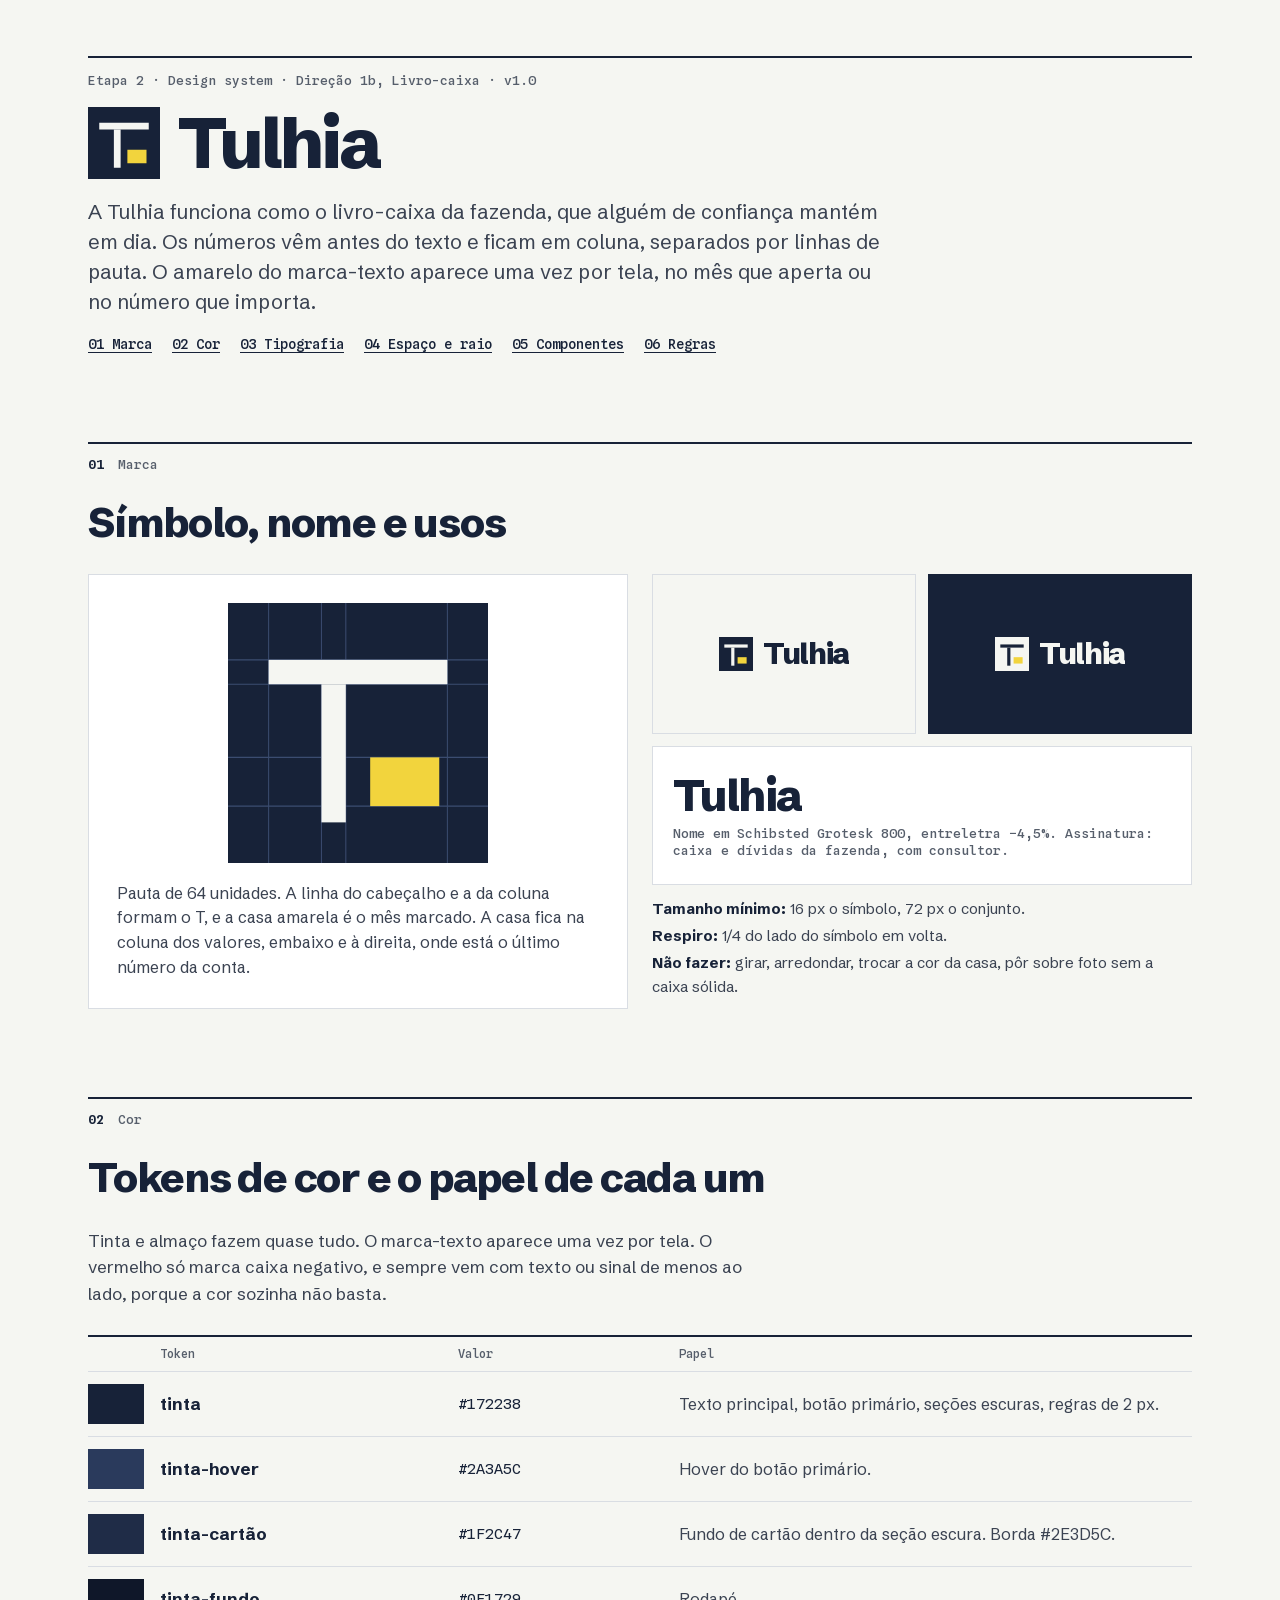
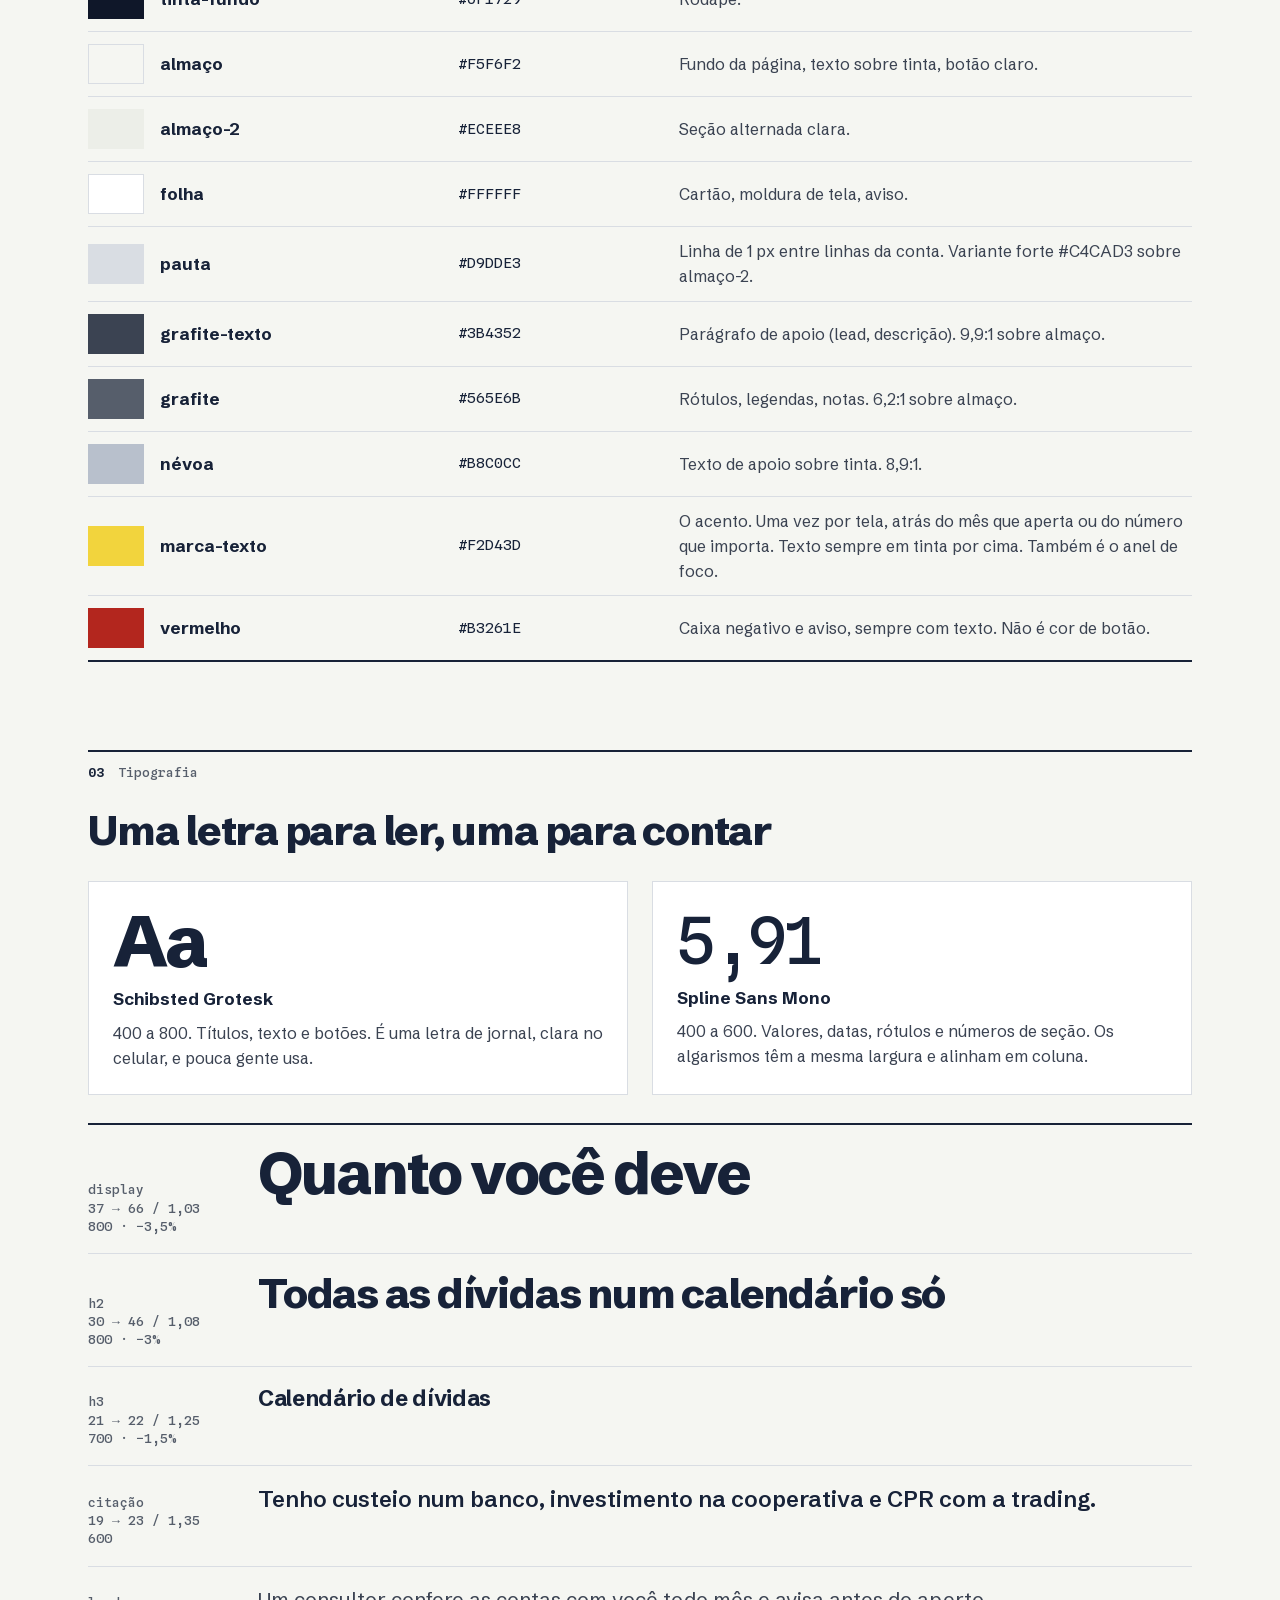
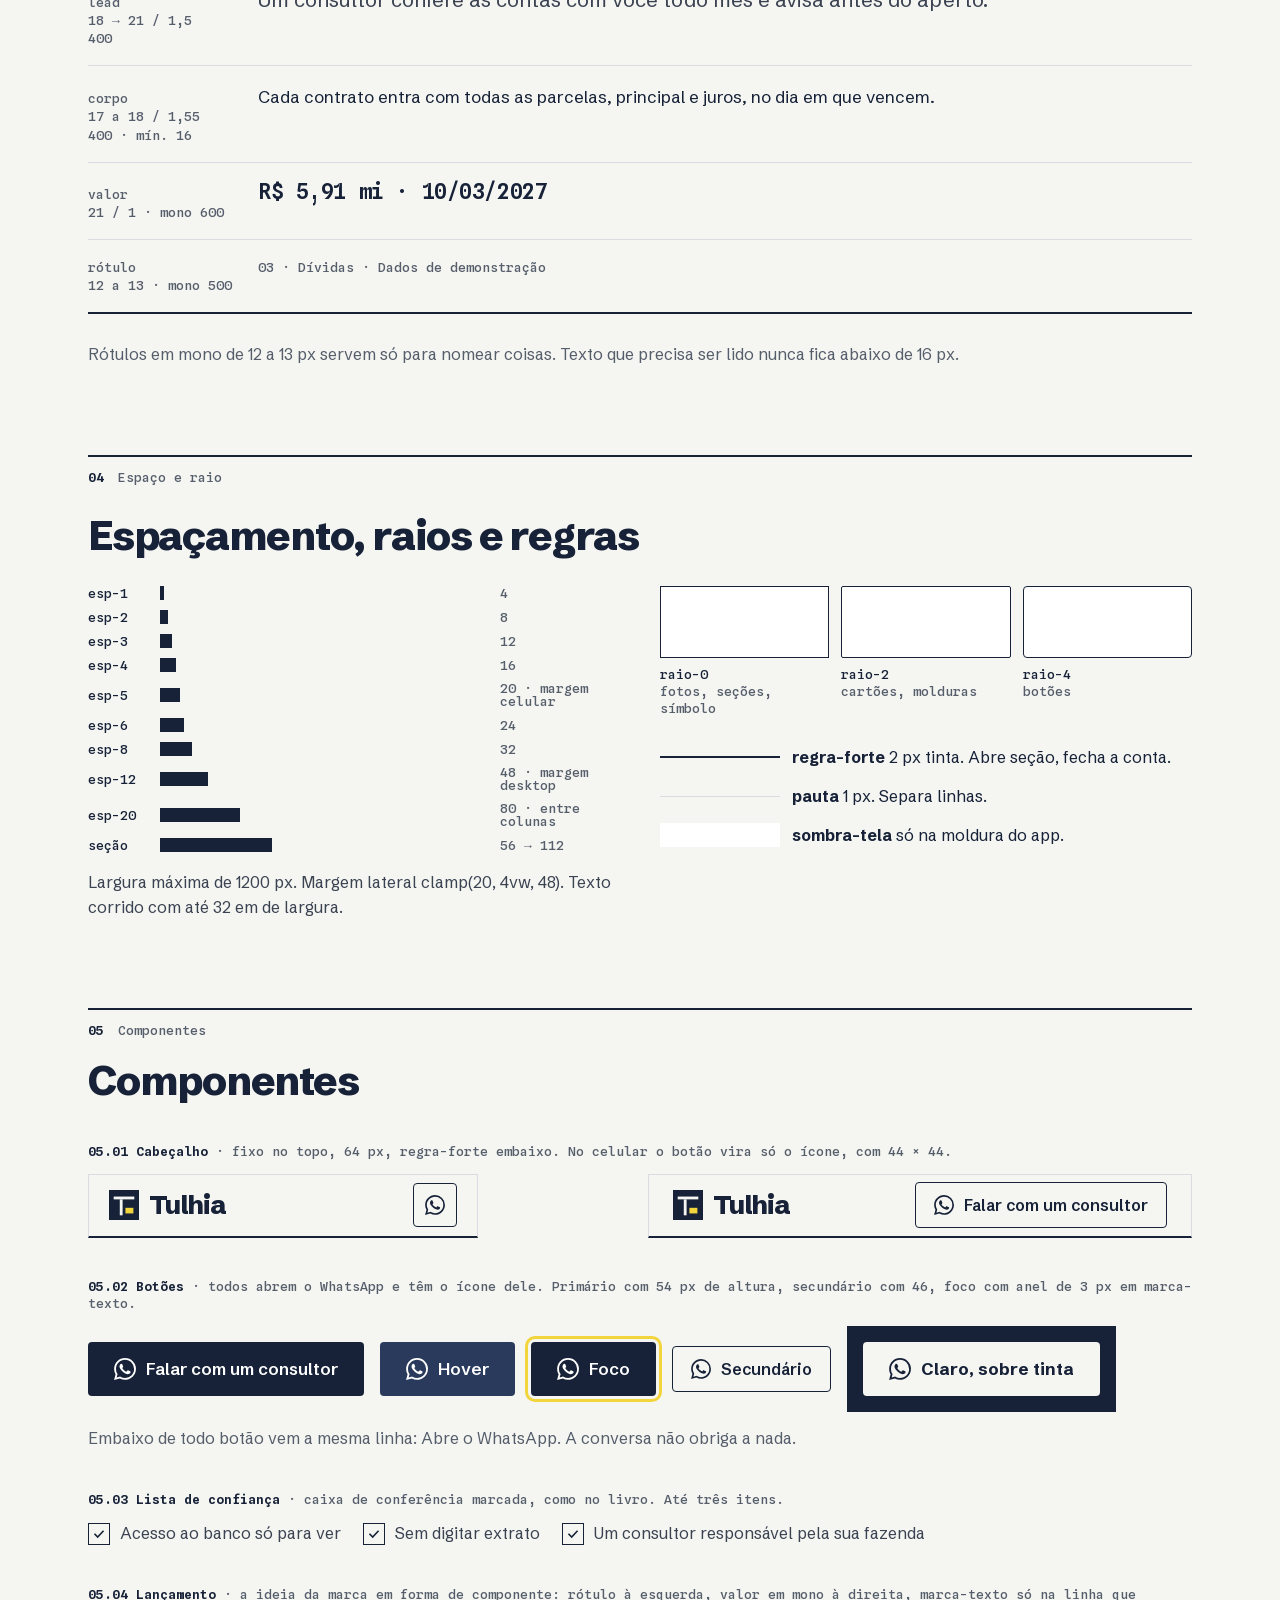
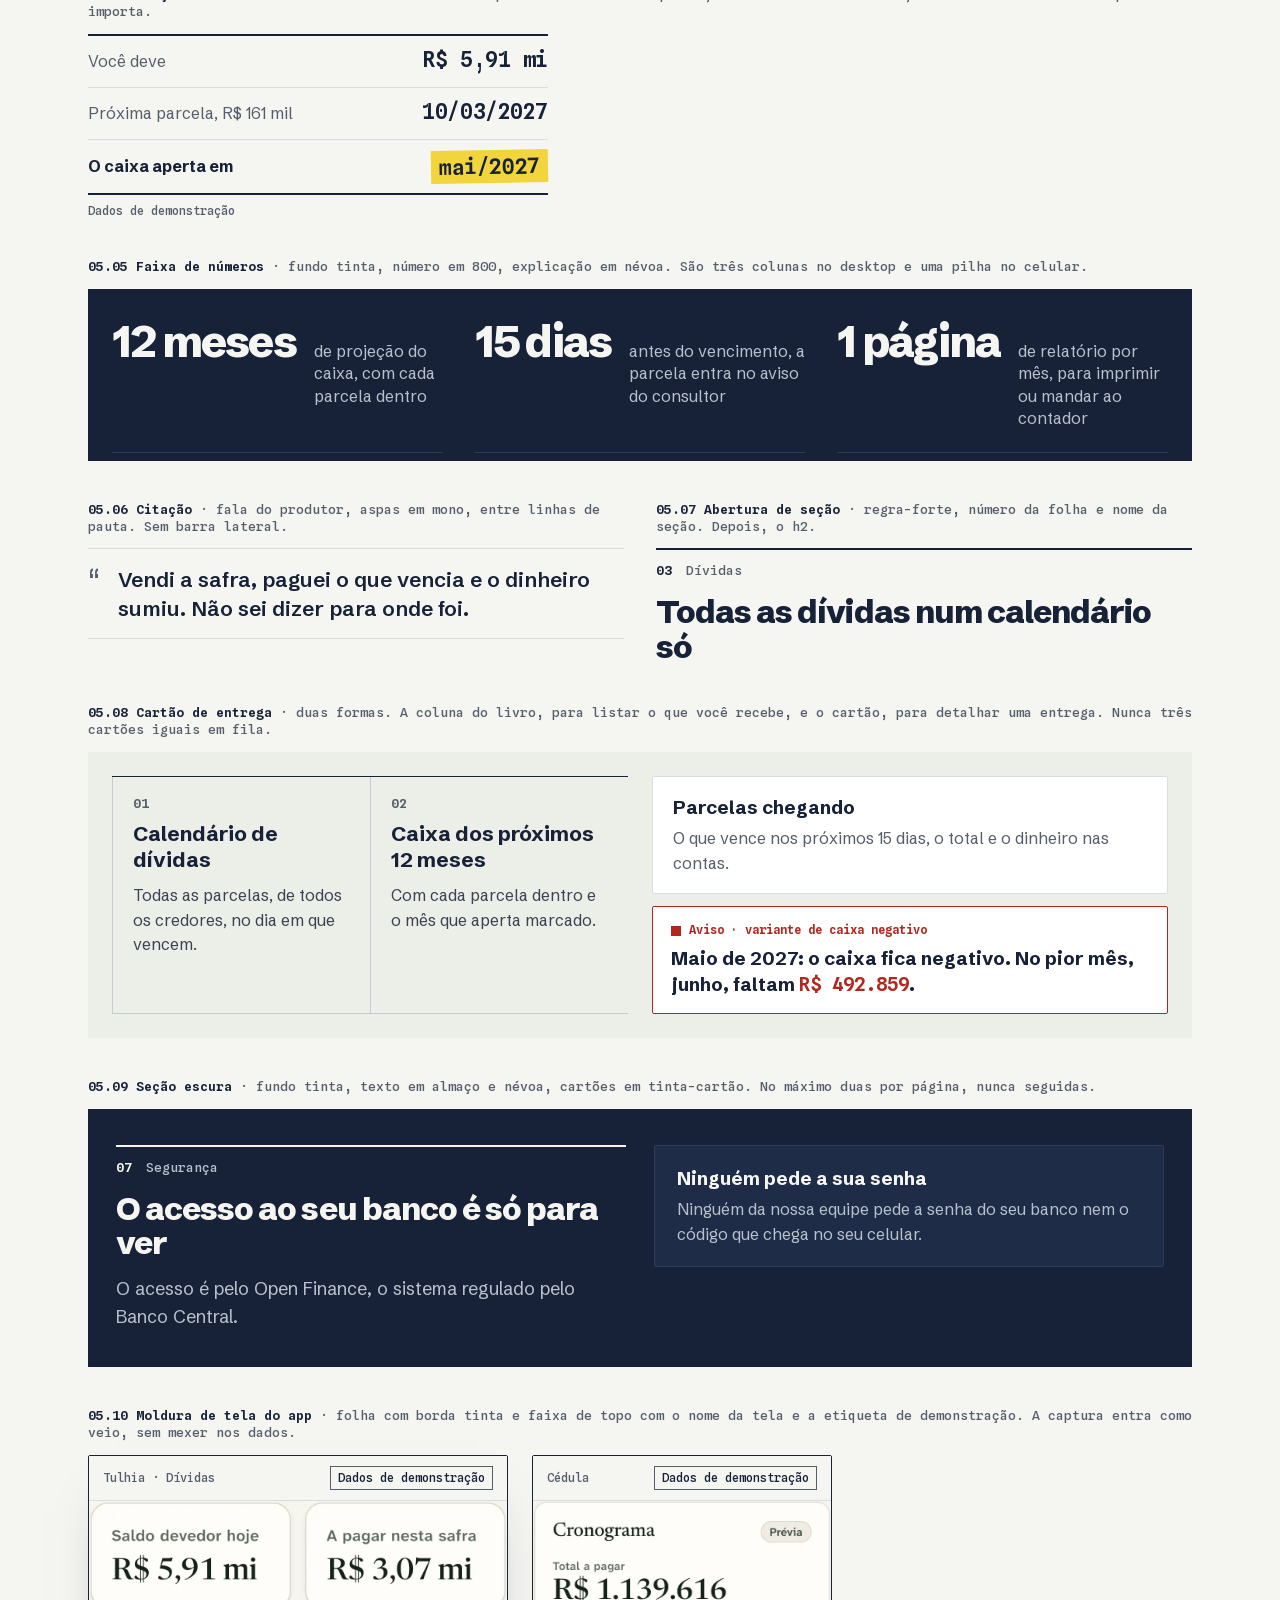
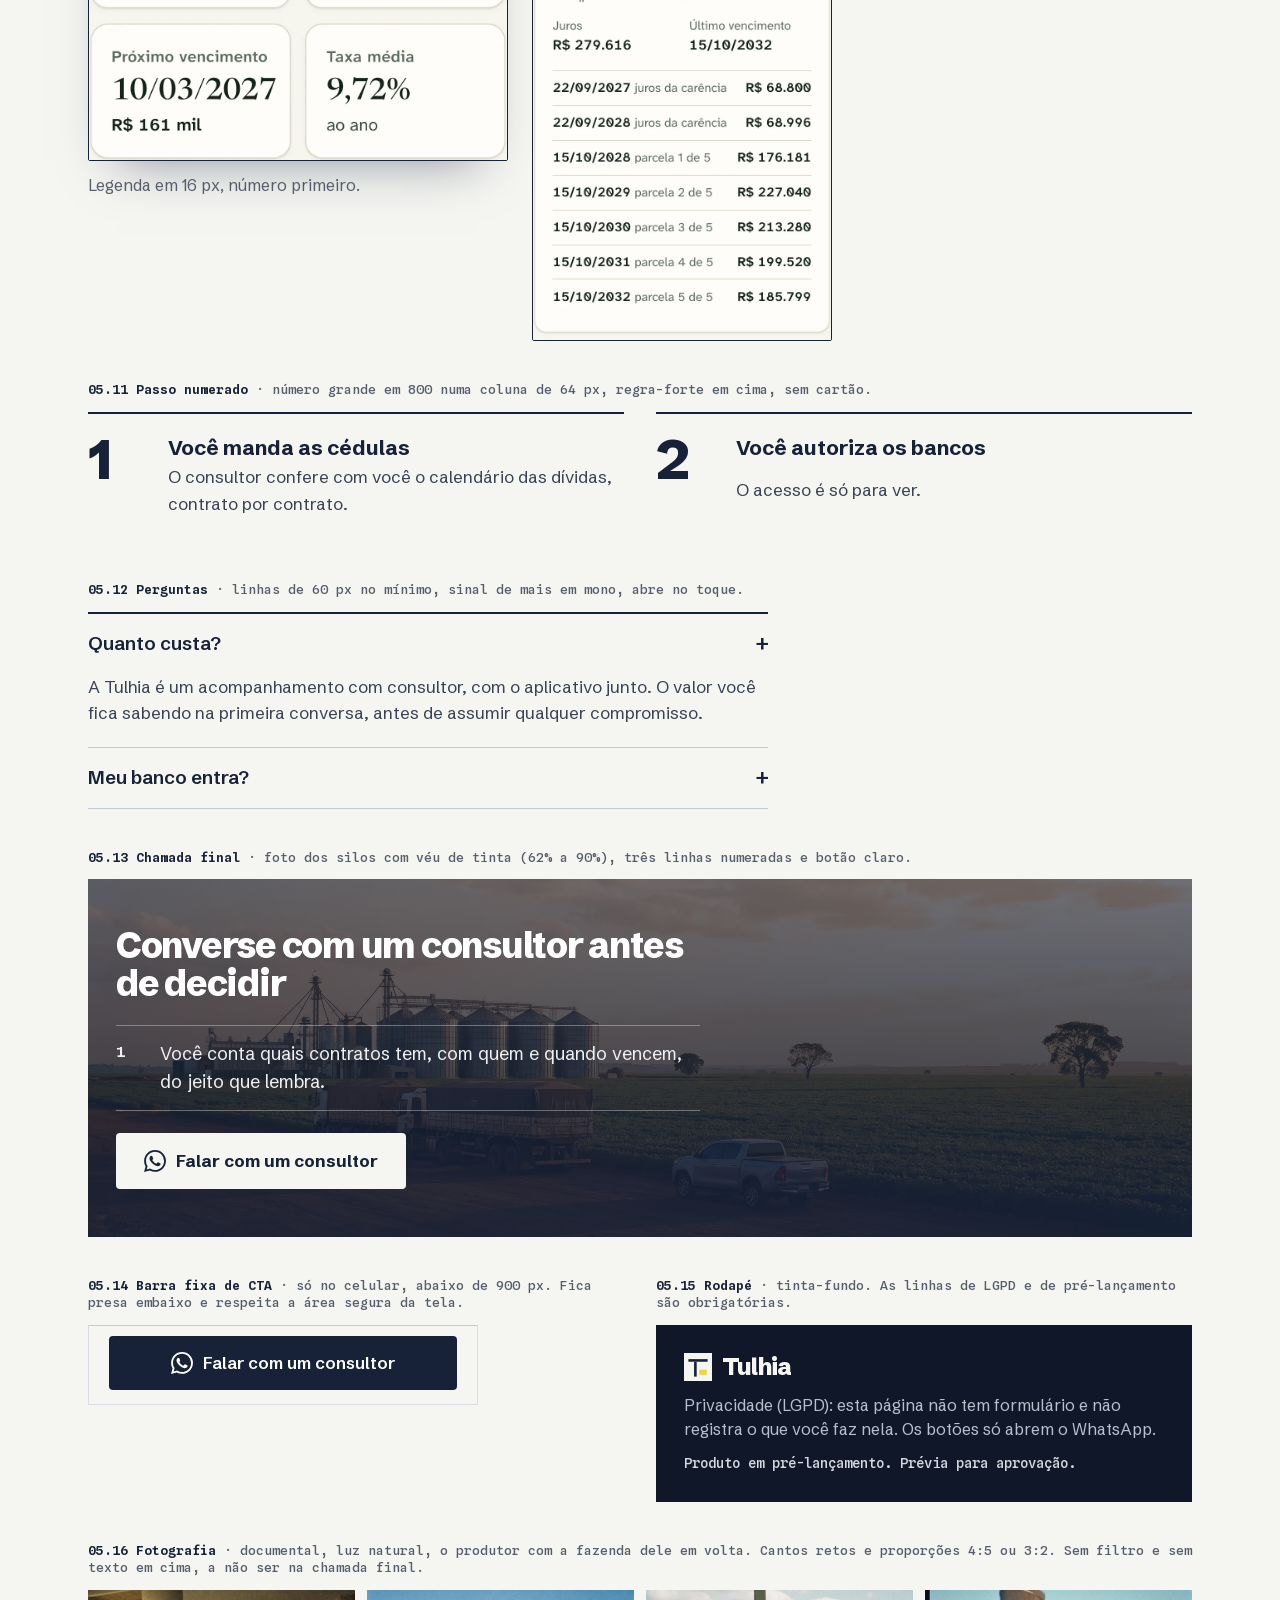
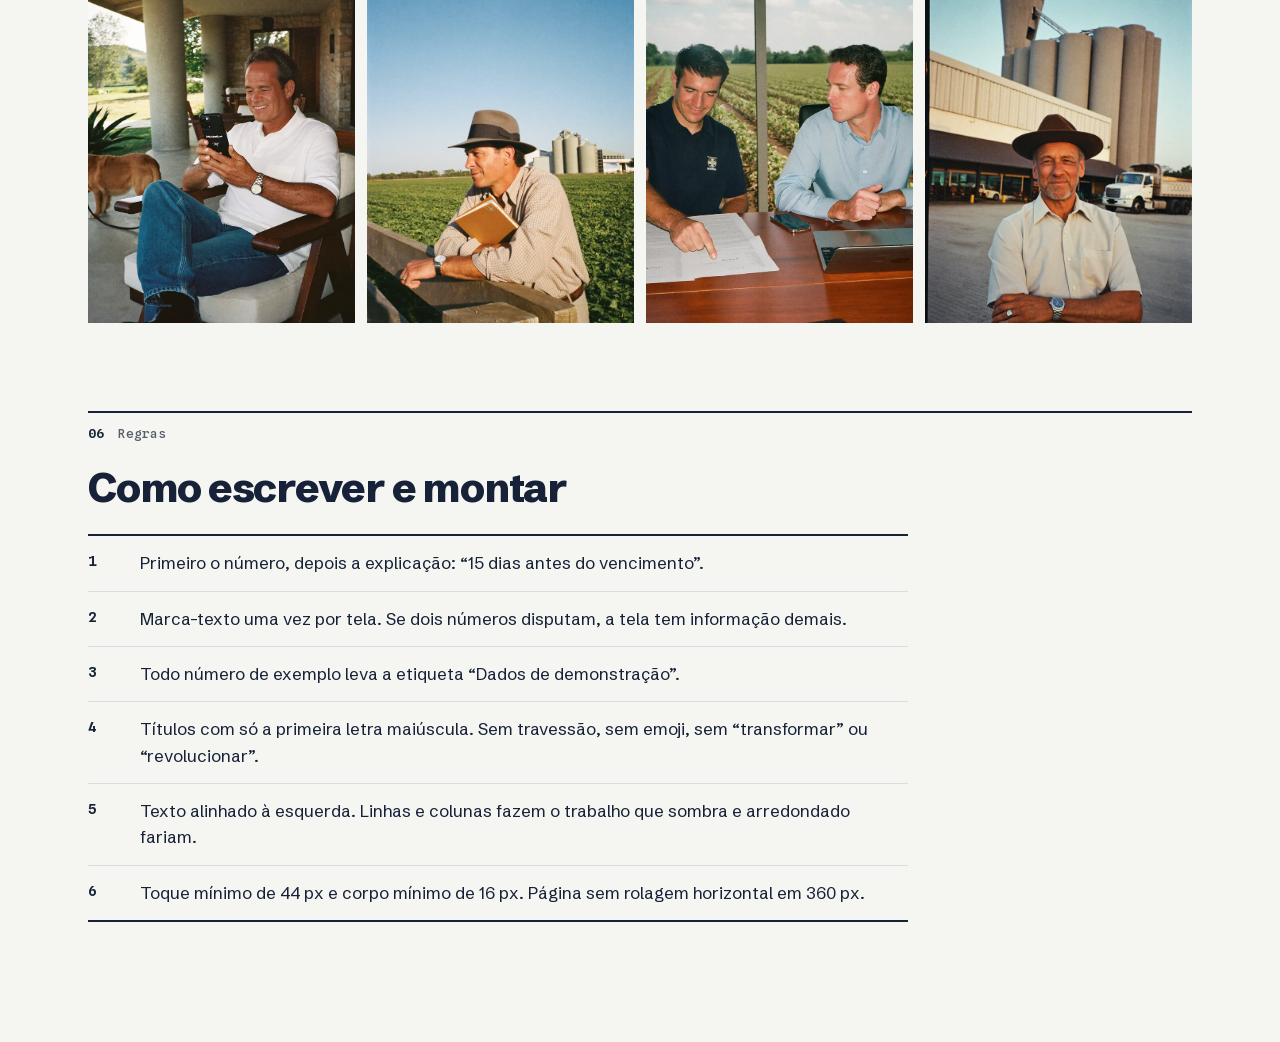
<file: design-system.html>
<!doctype html>
<html lang="pt-BR">
<head>
<meta charset="utf-8">
<meta name="viewport" content="width=device-width, initial-scale=1">
<meta name="robots" content="noindex">
<title>Tulhia, design system</title>
<!--
  Versão estática de "Tulhia Design System.dc.html" (etapa 2, direção 1b Livro-caixa),
  exportado do projeto do Claude Design https://claude.ai/design/p/827ef3a2-3008-4b77-90d0-0403a5b31f52 em 05/10/2026.
  Mudou só o invólucro: sem o runtime do Claude Design, fontes locais (fontes/) no lugar do Google Fonts
  e o hover dos botões em CSS. O conteúdo é o mesmo do arquivo exportado.
-->
<style>
@font-face { font-family: "Schibsted Grotesk"; src: url("fontes/lp-schibsted.woff2") format("woff2"); font-weight: 400 800; font-style: normal; font-display: swap; }
@font-face { font-family: "Spline Sans Mono"; src: url("fontes/lp-spline-mono.woff2") format("woff2"); font-weight: 400 600; font-style: normal; font-display: swap; }
body { margin: 0; background: #F5F6F2; color: #172238; font: 400 17px/1.55 "Schibsted Grotesk", system-ui, sans-serif; -webkit-font-smoothing: antialiased; }
* { box-sizing: border-box; }
img { display: block; max-width: 100%; }
a { color: #172238; text-underline-offset: 3px; } a:hover { color: #2A3A5C; }
summary::-webkit-details-marker { display: none; }
.ds-hover-1:hover { background: #2A3A5C !important; color: #FFFFFF !important; }
.ds-hover-2:hover { background: #172238 !important; color: #FFFFFF !important; }
</style>
</head>
<body>
<svg width="0" height="0" style="position: absolute;" aria-hidden="true">
  <symbol id="tulhia" viewBox="0 0 64 64"><rect width="64" height="64" fill="#172238"></rect><rect x="10" y="14" width="44" height="6" fill="#F5F6F2"></rect><rect x="23" y="20" width="6" height="34" fill="#F5F6F2"></rect><rect x="35" y="38" width="17" height="12" fill="#F2D43D"></rect></symbol>
  <symbol id="tulhia-claro" viewBox="0 0 64 64"><rect width="64" height="64" fill="#F5F6F2"></rect><rect x="10" y="14" width="44" height="6" fill="#172238"></rect><rect x="23" y="20" width="6" height="34" fill="#172238"></rect><rect x="35" y="38" width="17" height="12" fill="#F2D43D"></rect></symbol>
  <symbol id="zap" viewBox="0 0 24 24"><path fill="currentColor" d="M17.472 14.382c-.297-.149-1.758-.867-2.03-.967-.273-.099-.471-.148-.67.15-.197.297-.767.966-.94 1.164-.173.199-.347.223-.644.075-.297-.15-1.255-.463-2.39-1.475-.883-.788-1.48-1.761-1.653-2.059-.173-.297-.018-.458.13-.606.134-.133.298-.347.446-.52.149-.174.198-.298.298-.497.099-.198.05-.371-.025-.52-.075-.149-.669-1.612-.916-2.207-.242-.579-.487-.5-.669-.51-.173-.008-.371-.01-.57-.01-.198 0-.52.074-.792.372-.272.297-1.04 1.016-1.04 2.479 0 1.462 1.065 2.875 1.213 3.074.149.198 2.096 3.2 5.077 4.487.709.306 1.262.489 1.694.625.712.227 1.36.195 1.871.118.571-.085 1.758-.719 2.006-1.413.248-.694.248-1.289.173-1.413-.074-.124-.272-.198-.57-.347m-5.421 7.403h-.004a9.87 9.87 0 01-5.031-1.378l-.361-.214-3.741.982.998-3.648-.235-.374a9.86 9.86 0 01-1.51-5.26c.001-5.45 4.436-9.884 9.888-9.884 2.64 0 5.122 1.03 6.988 2.898a9.825 9.825 0 012.893 6.994c-.003 5.45-4.437 9.884-9.885 9.884m8.413-18.297A11.815 11.815 0 0012.05 0C5.495 0 .16 5.335.157 11.892c0 2.096.547 4.142 1.588 5.945L.057 24l6.305-1.654a11.882 11.882 0 005.683 1.448h.005c6.554 0 11.89-5.335 11.893-11.893a11.821 11.821 0 00-3.48-8.413Z"></path></symbol>
  <symbol id="check" viewBox="0 0 24 24"><path d="M6 12.5 10 16.5 18 8" fill="none" stroke="currentColor" stroke-width="2.4" stroke-linecap="square"></path></symbol>
</svg>

<div style="max-width: 1200px; margin: 0 auto; padding: 56px clamp(20px, 4vw, 48px) 120px; display: flex; flex-direction: column; gap: 88px;">

  <header style="display: flex; flex-direction: column; gap: 18px; border-top: 2px solid #172238; padding-top: 14px;">
    <p style="margin: 0; font: 500 13px/1.3 'Spline Sans Mono', monospace; color: #565E6B;">Etapa 2 · Design system · Direção 1b, Livro-caixa · v1.0</p>
    <div style="display: flex; align-items: center; gap: 18px; flex-wrap: wrap;"><svg width="72" height="72" aria-hidden="true"><use href="#tulhia"></use></svg><h1 style="margin: 0; font: 800 clamp(44px, 2rem + 3vw, 80px)/1 'Schibsted Grotesk', sans-serif; letter-spacing: -.045em;">Tulhia</h1></div>
    <p style="margin: 0; max-width: 40em; font-size: 20px; line-height: 1.5; color: #3B4352; text-wrap: pretty;">A Tulhia funciona como o livro-caixa da fazenda, que alguém de confiança mantém em dia. Os números vêm antes do texto e ficam em coluna, separados por linhas de pauta. O amarelo do marca-texto aparece uma vez por tela, no mês que aperta ou no número que importa.</p>
    <nav aria-label="Seções" style="display: flex; flex-wrap: wrap; gap: 8px 20px; font: 500 14px/1.4 'Spline Sans Mono', monospace;">
      <a href="#marca">01 Marca</a><a href="#cor">02 Cor</a><a href="#tipo">03 Tipografia</a><a href="#espaco">04 Espaço e raio</a><a href="#comp">05 Componentes</a><a href="#regras">06 Regras</a>
    </nav>
  </header>

  <!-- 01 MARCA -->
  <section id="marca" style="display: flex; flex-direction: column; gap: 28px;">
    <p style="margin: 0; display: flex; gap: 14px; border-top: 2px solid #172238; padding-top: 12px; font: 500 13px/1.3 'Spline Sans Mono', monospace; color: #565E6B;"><span style="color: #172238; font-weight: 600;">01</span><span>Marca</span></p>
    <h2 style="margin: 0; font: 800 clamp(30px, 1.2rem + 1.7vw, 44px)/1.08 'Schibsted Grotesk', sans-serif; letter-spacing: -.03em;">Símbolo, nome e usos</h2>
    <div style="display: grid; grid-template-columns: repeat(auto-fit, minmax(min(100%, 340px), 1fr)); gap: 24px;">
      <div style="background: #FFFFFF; border: 1px solid #D9DDE3; padding: 28px; display: flex; flex-direction: column; gap: 18px;">
        <svg viewBox="0 0 64 64" width="100%" style="max-width: 260px; align-self: center;" aria-label="Construção do símbolo">
          <rect width="64" height="64" fill="#172238"></rect>
          <g stroke="#3B4C70" stroke-width=".25"><line x1="0" y1="14" x2="64" y2="14"></line><line x1="0" y1="20" x2="64" y2="20"></line><line x1="0" y1="38" x2="64" y2="38"></line><line x1="0" y1="50" x2="64" y2="50"></line><line x1="10" y1="0" x2="10" y2="64"></line><line x1="54" y1="0" x2="54" y2="64"></line><line x1="23" y1="0" x2="23" y2="64"></line><line x1="29" y1="0" x2="29" y2="64"></line></g>
          <rect x="10" y="14" width="44" height="6" fill="#F5F6F2"></rect><rect x="23" y="20" width="6" height="34" fill="#F5F6F2"></rect><rect x="35" y="38" width="17" height="12" fill="#F2D43D"></rect>
        </svg>
        <p style="margin: 0; font-size: 16px; color: #3B4352;">Pauta de 64 unidades. A linha do cabeçalho e a da coluna formam o T, e a casa amarela é o mês marcado. A casa fica na coluna dos valores, embaixo e à direita, onde está o último número da conta.</p>
      </div>
      <div style="display: grid; grid-template-columns: 1fr 1fr; gap: 12px;">
        <div style="background: #F5F6F2; border: 1px solid #D9DDE3; display: grid; place-items: center; padding: 24px; min-height: 150px;"><span style="display: flex; align-items: center; gap: 10px;"><svg width="34" height="34" aria-hidden="true"><use href="#tulhia"></use></svg><span style="font: 800 30px/1 'Schibsted Grotesk', sans-serif; letter-spacing: -.045em;">Tulhia</span></span></div>
        <div style="background: #172238; display: grid; place-items: center; padding: 24px; min-height: 150px;"><span style="display: flex; align-items: center; gap: 10px; color: #F5F6F2;"><svg width="34" height="34" aria-hidden="true"><use href="#tulhia-claro"></use></svg><span style="font: 800 30px/1 'Schibsted Grotesk', sans-serif; letter-spacing: -.045em;">Tulhia</span></span></div>
        <div style="background: #FFFFFF; border: 1px solid #D9DDE3; display: flex; flex-direction: column; justify-content: center; gap: 8px; padding: 20px; grid-column: span 2;">
          <span style="font: 800 44px/1 'Schibsted Grotesk', sans-serif; letter-spacing: -.045em;">Tulhia</span>
          <span style="font: 500 13px/1.3 'Spline Sans Mono', monospace; color: #565E6B;">Nome em Schibsted Grotesk 800, entreletra −4,5%. Assinatura: caixa e dívidas da fazenda, com consultor.</span>
        </div>
        <div style="display: flex; flex-direction: column; gap: 4px; font-size: 15px; color: #3B4352; grid-column: span 2;">
          <span><b style="color: #172238;">Tamanho mínimo:</b> 16 px o símbolo, 72 px o conjunto.</span>
          <span><b style="color: #172238;">Respiro:</b> 1/4 do lado do símbolo em volta.</span>
          <span><b style="color: #172238;">Não fazer:</b> girar, arredondar, trocar a cor da casa, pôr sobre foto sem a caixa sólida.</span>
        </div>
      </div>
    </div>
  </section>

  <!-- 02 COR -->
  <section id="cor" style="display: flex; flex-direction: column; gap: 28px;">
    <p style="margin: 0; display: flex; gap: 14px; border-top: 2px solid #172238; padding-top: 12px; font: 500 13px/1.3 'Spline Sans Mono', monospace; color: #565E6B;"><span style="color: #172238; font-weight: 600;">02</span><span>Cor</span></p>
    <h2 style="margin: 0; font: 800 clamp(30px, 1.2rem + 1.7vw, 44px)/1.08 'Schibsted Grotesk', sans-serif; letter-spacing: -.03em;">Tokens de cor e o papel de cada um</h2>
    <p style="margin: 0; max-width: 40em; color: #3B4352;">Tinta e almaço fazem quase tudo. O marca-texto aparece uma vez por tela. O vermelho só marca caixa negativo, e sempre vem com texto ou sinal de menos ao lado, porque a cor sozinha não basta.</p>
    <div style="border-top: 2px solid #172238;">
      <div style="display: grid; grid-template-columns: 56px minmax(0, 1.1fr) minmax(0, .8fr) minmax(0, 2fr); gap: 16px; align-items: center; padding: 10px 0; border-bottom: 1px solid #D9DDE3; font: 500 12px/1.2 'Spline Sans Mono', monospace; color: #565E6B;"><span></span><span>Token</span><span>Valor</span><span>Papel</span></div>
      <div style="display: grid; grid-template-columns: 56px minmax(0, 1.1fr) minmax(0, .8fr) minmax(0, 2fr); gap: 16px; align-items: center; padding: 12px 0; border-bottom: 1px solid #D9DDE3;"><span style="width: 56px; height: 40px; background: #172238;"></span><b>tinta</b><span style="font-family: 'Spline Sans Mono', monospace; font-size: 15px;">#172238</span><span style="font-size: 16px; color: #3B4352;">Texto principal, botão primário, seções escuras, regras de 2 px.</span></div>
      <div style="display: grid; grid-template-columns: 56px minmax(0, 1.1fr) minmax(0, .8fr) minmax(0, 2fr); gap: 16px; align-items: center; padding: 12px 0; border-bottom: 1px solid #D9DDE3;"><span style="width: 56px; height: 40px; background: #2A3A5C;"></span><b>tinta-hover</b><span style="font-family: 'Spline Sans Mono', monospace; font-size: 15px;">#2A3A5C</span><span style="font-size: 16px; color: #3B4352;">Hover do botão primário.</span></div>
      <div style="display: grid; grid-template-columns: 56px minmax(0, 1.1fr) minmax(0, .8fr) minmax(0, 2fr); gap: 16px; align-items: center; padding: 12px 0; border-bottom: 1px solid #D9DDE3;"><span style="width: 56px; height: 40px; background: #1F2C47;"></span><b>tinta-cartão</b><span style="font-family: 'Spline Sans Mono', monospace; font-size: 15px;">#1F2C47</span><span style="font-size: 16px; color: #3B4352;">Fundo de cartão dentro da seção escura. Borda #2E3D5C.</span></div>
      <div style="display: grid; grid-template-columns: 56px minmax(0, 1.1fr) minmax(0, .8fr) minmax(0, 2fr); gap: 16px; align-items: center; padding: 12px 0; border-bottom: 1px solid #D9DDE3;"><span style="width: 56px; height: 40px; background: #0F1729;"></span><b>tinta-fundo</b><span style="font-family: 'Spline Sans Mono', monospace; font-size: 15px;">#0F1729</span><span style="font-size: 16px; color: #3B4352;">Rodapé.</span></div>
      <div style="display: grid; grid-template-columns: 56px minmax(0, 1.1fr) minmax(0, .8fr) minmax(0, 2fr); gap: 16px; align-items: center; padding: 12px 0; border-bottom: 1px solid #D9DDE3;"><span style="width: 56px; height: 40px; background: #F5F6F2; border: 1px solid #D9DDE3;"></span><b>almaço</b><span style="font-family: 'Spline Sans Mono', monospace; font-size: 15px;">#F5F6F2</span><span style="font-size: 16px; color: #3B4352;">Fundo da página, texto sobre tinta, botão claro.</span></div>
      <div style="display: grid; grid-template-columns: 56px minmax(0, 1.1fr) minmax(0, .8fr) minmax(0, 2fr); gap: 16px; align-items: center; padding: 12px 0; border-bottom: 1px solid #D9DDE3;"><span style="width: 56px; height: 40px; background: #ECEEE8;"></span><b>almaço-2</b><span style="font-family: 'Spline Sans Mono', monospace; font-size: 15px;">#ECEEE8</span><span style="font-size: 16px; color: #3B4352;">Seção alternada clara.</span></div>
      <div style="display: grid; grid-template-columns: 56px minmax(0, 1.1fr) minmax(0, .8fr) minmax(0, 2fr); gap: 16px; align-items: center; padding: 12px 0; border-bottom: 1px solid #D9DDE3;"><span style="width: 56px; height: 40px; background: #FFFFFF; border: 1px solid #D9DDE3;"></span><b>folha</b><span style="font-family: 'Spline Sans Mono', monospace; font-size: 15px;">#FFFFFF</span><span style="font-size: 16px; color: #3B4352;">Cartão, moldura de tela, aviso.</span></div>
      <div style="display: grid; grid-template-columns: 56px minmax(0, 1.1fr) minmax(0, .8fr) minmax(0, 2fr); gap: 16px; align-items: center; padding: 12px 0; border-bottom: 1px solid #D9DDE3;"><span style="width: 56px; height: 40px; background: #D9DDE3;"></span><b>pauta</b><span style="font-family: 'Spline Sans Mono', monospace; font-size: 15px;">#D9DDE3</span><span style="font-size: 16px; color: #3B4352;">Linha de 1 px entre linhas da conta. Variante forte #C4CAD3 sobre almaço-2.</span></div>
      <div style="display: grid; grid-template-columns: 56px minmax(0, 1.1fr) minmax(0, .8fr) minmax(0, 2fr); gap: 16px; align-items: center; padding: 12px 0; border-bottom: 1px solid #D9DDE3;"><span style="width: 56px; height: 40px; background: #3B4352;"></span><b>grafite-texto</b><span style="font-family: 'Spline Sans Mono', monospace; font-size: 15px;">#3B4352</span><span style="font-size: 16px; color: #3B4352;">Parágrafo de apoio (lead, descrição). 9,9:1 sobre almaço.</span></div>
      <div style="display: grid; grid-template-columns: 56px minmax(0, 1.1fr) minmax(0, .8fr) minmax(0, 2fr); gap: 16px; align-items: center; padding: 12px 0; border-bottom: 1px solid #D9DDE3;"><span style="width: 56px; height: 40px; background: #565E6B;"></span><b>grafite</b><span style="font-family: 'Spline Sans Mono', monospace; font-size: 15px;">#565E6B</span><span style="font-size: 16px; color: #3B4352;">Rótulos, legendas, notas. 6,2:1 sobre almaço.</span></div>
      <div style="display: grid; grid-template-columns: 56px minmax(0, 1.1fr) minmax(0, .8fr) minmax(0, 2fr); gap: 16px; align-items: center; padding: 12px 0; border-bottom: 1px solid #D9DDE3;"><span style="width: 56px; height: 40px; background: #B8C0CC;"></span><b>névoa</b><span style="font-family: 'Spline Sans Mono', monospace; font-size: 15px;">#B8C0CC</span><span style="font-size: 16px; color: #3B4352;">Texto de apoio sobre tinta. 8,9:1.</span></div>
      <div style="display: grid; grid-template-columns: 56px minmax(0, 1.1fr) minmax(0, .8fr) minmax(0, 2fr); gap: 16px; align-items: center; padding: 12px 0; border-bottom: 1px solid #D9DDE3;"><span style="width: 56px; height: 40px; background: #F2D43D;"></span><b>marca-texto</b><span style="font-family: 'Spline Sans Mono', monospace; font-size: 15px;">#F2D43D</span><span style="font-size: 16px; color: #3B4352;">O acento. Uma vez por tela, atrás do mês que aperta ou do número que importa. Texto sempre em tinta por cima. Também é o anel de foco.</span></div>
      <div style="display: grid; grid-template-columns: 56px minmax(0, 1.1fr) minmax(0, .8fr) minmax(0, 2fr); gap: 16px; align-items: center; padding: 12px 0; border-bottom: 2px solid #172238;"><span style="width: 56px; height: 40px; background: #B3261E;"></span><b>vermelho</b><span style="font-family: 'Spline Sans Mono', monospace; font-size: 15px;">#B3261E</span><span style="font-size: 16px; color: #3B4352;">Caixa negativo e aviso, sempre com texto. Não é cor de botão.</span></div>
    </div>
  </section>

  <!-- 03 TIPO -->
  <section id="tipo" style="display: flex; flex-direction: column; gap: 28px;">
    <p style="margin: 0; display: flex; gap: 14px; border-top: 2px solid #172238; padding-top: 12px; font: 500 13px/1.3 'Spline Sans Mono', monospace; color: #565E6B;"><span style="color: #172238; font-weight: 600;">03</span><span>Tipografia</span></p>
    <h2 style="margin: 0; font: 800 clamp(30px, 1.2rem + 1.7vw, 44px)/1.08 'Schibsted Grotesk', sans-serif; letter-spacing: -.03em;">Uma letra para ler, uma para contar</h2>
    <div style="display: grid; grid-template-columns: repeat(auto-fit, minmax(min(100%, 340px), 1fr)); gap: 24px;">
      <div style="background: #FFFFFF; border: 1px solid #D9DDE3; padding: 24px; display: flex; flex-direction: column; gap: 8px;"><span style="font: 800 72px/1 'Schibsted Grotesk', sans-serif; letter-spacing: -.04em;">Aa</span><b>Schibsted Grotesk</b><span style="font-size: 16px; color: #3B4352;">400 a 800. Títulos, texto e botões. É uma letra de jornal, clara no celular, e pouca gente usa.</span></div>
      <div style="background: #FFFFFF; border: 1px solid #D9DDE3; padding: 24px; display: flex; flex-direction: column; gap: 8px;"><span style="font: 500 64px/1.1 'Spline Sans Mono', monospace; letter-spacing: -.03em;">5,91</span><b>Spline Sans Mono</b><span style="font-size: 16px; color: #3B4352;">400 a 600. Valores, datas, rótulos e números de seção. Os algarismos têm a mesma largura e alinham em coluna.</span></div>
    </div>
    <div style="border-top: 2px solid #172238;">
      <div style="display: grid; grid-template-columns: minmax(0, 150px) minmax(0, 1fr); gap: 20px; align-items: baseline; padding: 18px 0; border-bottom: 1px solid #D9DDE3;"><span style="font: 500 13px/1.4 'Spline Sans Mono', monospace; color: #565E6B;">display<br>37 → 66 / 1,03<br>800 · −3,5%</span><span style="font: 800 clamp(37px, 1.6rem + 2.6vw, 66px)/1.03 'Schibsted Grotesk', sans-serif; letter-spacing: -.035em;">Quanto você deve</span></div>
      <div style="display: grid; grid-template-columns: minmax(0, 150px) minmax(0, 1fr); gap: 20px; align-items: baseline; padding: 18px 0; border-bottom: 1px solid #D9DDE3;"><span style="font: 500 13px/1.4 'Spline Sans Mono', monospace; color: #565E6B;">h2<br>30 → 46 / 1,08<br>800 · −3%</span><span style="font: 800 clamp(30px, 1.2rem + 1.7vw, 46px)/1.08 'Schibsted Grotesk', sans-serif; letter-spacing: -.03em;">Todas as dívidas num calendário só</span></div>
      <div style="display: grid; grid-template-columns: minmax(0, 150px) minmax(0, 1fr); gap: 20px; align-items: baseline; padding: 18px 0; border-bottom: 1px solid #D9DDE3;"><span style="font: 500 13px/1.4 'Spline Sans Mono', monospace; color: #565E6B;">h3<br>21 → 22 / 1,25<br>700 · −1,5%</span><span style="font: 700 22px/1.25 'Schibsted Grotesk', sans-serif; letter-spacing: -.015em;">Calendário de dívidas</span></div>
      <div style="display: grid; grid-template-columns: minmax(0, 150px) minmax(0, 1fr); gap: 20px; align-items: baseline; padding: 18px 0; border-bottom: 1px solid #D9DDE3;"><span style="font: 500 13px/1.4 'Spline Sans Mono', monospace; color: #565E6B;">citação<br>19 → 23 / 1,35<br>600</span><span style="font: 600 clamp(19px, 1rem + .5vw, 23px)/1.35 'Schibsted Grotesk', sans-serif;">Tenho custeio num banco, investimento na cooperativa e CPR com a trading.</span></div>
      <div style="display: grid; grid-template-columns: minmax(0, 150px) minmax(0, 1fr); gap: 20px; align-items: baseline; padding: 18px 0; border-bottom: 1px solid #D9DDE3;"><span style="font: 500 13px/1.4 'Spline Sans Mono', monospace; color: #565E6B;">lead<br>18 → 21 / 1,5<br>400</span><span style="font-size: clamp(18px, 1rem + .35vw, 21px); line-height: 1.5; color: #3B4352;">Um consultor confere as contas com você todo mês e avisa antes do aperto.</span></div>
      <div style="display: grid; grid-template-columns: minmax(0, 150px) minmax(0, 1fr); gap: 20px; align-items: baseline; padding: 18px 0; border-bottom: 1px solid #D9DDE3;"><span style="font: 500 13px/1.4 'Spline Sans Mono', monospace; color: #565E6B;">corpo<br>17 a 18 / 1,55<br>400 · mín. 16</span><span style="font-size: 17px; line-height: 1.55;">Cada contrato entra com todas as parcelas, principal e juros, no dia em que vencem.</span></div>
      <div style="display: grid; grid-template-columns: minmax(0, 150px) minmax(0, 1fr); gap: 20px; align-items: baseline; padding: 18px 0; border-bottom: 1px solid #D9DDE3;"><span style="font: 500 13px/1.4 'Spline Sans Mono', monospace; color: #565E6B;">valor<br>21 / 1 · mono 600</span><span style="font: 600 21px/1 'Spline Sans Mono', monospace; letter-spacing: -.02em;">R$ 5,91 mi · 10/03/2027</span></div>
      <div style="display: grid; grid-template-columns: minmax(0, 150px) minmax(0, 1fr); gap: 20px; align-items: baseline; padding: 18px 0; border-bottom: 2px solid #172238;"><span style="font: 500 13px/1.4 'Spline Sans Mono', monospace; color: #565E6B;">rótulo<br>12 a 13 · mono 500</span><span style="font: 500 13px/1.3 'Spline Sans Mono', monospace; color: #565E6B;">03 · Dívidas · Dados de demonstração</span></div>
    </div>
    <p style="margin: 0; font-size: 16px; color: #565E6B;">Rótulos em mono de 12 a 13 px servem só para nomear coisas. Texto que precisa ser lido nunca fica abaixo de 16 px.</p>
  </section>

  <!-- 04 ESPAÇO -->
  <section id="espaco" style="display: flex; flex-direction: column; gap: 28px;">
    <p style="margin: 0; display: flex; gap: 14px; border-top: 2px solid #172238; padding-top: 12px; font: 500 13px/1.3 'Spline Sans Mono', monospace; color: #565E6B;"><span style="color: #172238; font-weight: 600;">04</span><span>Espaço e raio</span></p>
    <h2 style="margin: 0; font: 800 clamp(30px, 1.2rem + 1.7vw, 44px)/1.08 'Schibsted Grotesk', sans-serif; letter-spacing: -.03em;">Espaçamento, raios e regras</h2>
    <div style="display: grid; grid-template-columns: repeat(auto-fit, minmax(min(100%, 340px), 1fr)); gap: 40px;">
      <div style="display: flex; flex-direction: column; gap: 10px;">
        <div style="display: grid; grid-template-columns: 60px 1fr 120px; gap: 12px; align-items: center; font: 500 13px/1 'Spline Sans Mono', monospace;"><span>esp-1</span><span style="width: 4px; height: 14px; background: #172238;"></span><span style="color: #565E6B;">4</span></div>
        <div style="display: grid; grid-template-columns: 60px 1fr 120px; gap: 12px; align-items: center; font: 500 13px/1 'Spline Sans Mono', monospace;"><span>esp-2</span><span style="width: 8px; height: 14px; background: #172238;"></span><span style="color: #565E6B;">8</span></div>
        <div style="display: grid; grid-template-columns: 60px 1fr 120px; gap: 12px; align-items: center; font: 500 13px/1 'Spline Sans Mono', monospace;"><span>esp-3</span><span style="width: 12px; height: 14px; background: #172238;"></span><span style="color: #565E6B;">12</span></div>
        <div style="display: grid; grid-template-columns: 60px 1fr 120px; gap: 12px; align-items: center; font: 500 13px/1 'Spline Sans Mono', monospace;"><span>esp-4</span><span style="width: 16px; height: 14px; background: #172238;"></span><span style="color: #565E6B;">16</span></div>
        <div style="display: grid; grid-template-columns: 60px 1fr 120px; gap: 12px; align-items: center; font: 500 13px/1 'Spline Sans Mono', monospace;"><span>esp-5</span><span style="width: 20px; height: 14px; background: #172238;"></span><span style="color: #565E6B;">20 · margem celular</span></div>
        <div style="display: grid; grid-template-columns: 60px 1fr 120px; gap: 12px; align-items: center; font: 500 13px/1 'Spline Sans Mono', monospace;"><span>esp-6</span><span style="width: 24px; height: 14px; background: #172238;"></span><span style="color: #565E6B;">24</span></div>
        <div style="display: grid; grid-template-columns: 60px 1fr 120px; gap: 12px; align-items: center; font: 500 13px/1 'Spline Sans Mono', monospace;"><span>esp-8</span><span style="width: 32px; height: 14px; background: #172238;"></span><span style="color: #565E6B;">32</span></div>
        <div style="display: grid; grid-template-columns: 60px 1fr 120px; gap: 12px; align-items: center; font: 500 13px/1 'Spline Sans Mono', monospace;"><span>esp-12</span><span style="width: 48px; height: 14px; background: #172238;"></span><span style="color: #565E6B;">48 · margem desktop</span></div>
        <div style="display: grid; grid-template-columns: 60px 1fr 120px; gap: 12px; align-items: center; font: 500 13px/1 'Spline Sans Mono', monospace;"><span>esp-20</span><span style="width: 80px; height: 14px; background: #172238;"></span><span style="color: #565E6B;">80 · entre colunas</span></div>
        <div style="display: grid; grid-template-columns: 60px 1fr 120px; gap: 12px; align-items: center; font: 500 13px/1 'Spline Sans Mono', monospace;"><span>seção</span><span style="width: 112px; height: 14px; background: #172238;"></span><span style="color: #565E6B;">56 → 112</span></div>
        <p style="margin: 8px 0 0; font-size: 16px; color: #3B4352;">Largura máxima de 1200 px. Margem lateral clamp(20, 4vw, 48). Texto corrido com até 32 em de largura.</p>
      </div>
      <div style="display: flex; flex-direction: column; gap: 16px;">
        <div style="display: grid; grid-template-columns: repeat(3, 1fr); gap: 12px;">
          <div style="display: flex; flex-direction: column; gap: 8px;"><span style="height: 72px; background: #FFFFFF; border: 1.5px solid #172238; border-radius: 0;"></span><span style="font: 500 13px/1.3 'Spline Sans Mono', monospace;">raio-0<br><span style="color: #565E6B;">fotos, seções, símbolo</span></span></div>
          <div style="display: flex; flex-direction: column; gap: 8px;"><span style="height: 72px; background: #FFFFFF; border: 1.5px solid #172238; border-radius: 2px;"></span><span style="font: 500 13px/1.3 'Spline Sans Mono', monospace;">raio-2<br><span style="color: #565E6B;">cartões, molduras</span></span></div>
          <div style="display: flex; flex-direction: column; gap: 8px;"><span style="height: 72px; background: #FFFFFF; border: 1.5px solid #172238; border-radius: 4px;"></span><span style="font: 500 13px/1.3 'Spline Sans Mono', monospace;">raio-4<br><span style="color: #565E6B;">botões</span></span></div>
        </div>
        <div style="display: flex; flex-direction: column; gap: 14px; margin-top: 12px;">
          <div style="display: grid; grid-template-columns: 120px 1fr; gap: 12px; align-items: center;"><span style="height: 2px; background: #172238;"></span><span style="font-size: 16px;"><b>regra-forte</b> 2 px tinta. Abre seção, fecha a conta.</span></div>
          <div style="display: grid; grid-template-columns: 120px 1fr; gap: 12px; align-items: center;"><span style="height: 1px; background: #D9DDE3;"></span><span style="font-size: 16px;"><b>pauta</b> 1 px. Separa linhas.</span></div>
          <div style="display: grid; grid-template-columns: 120px 1fr; gap: 12px; align-items: center;"><span style="height: 24px; background: #FFFFFF; box-shadow: 0 28px 50px -30px rgba(23,34,56,.5);"></span><span style="font-size: 16px;"><b>sombra-tela</b> só na moldura do app.</span></div>
        </div>
      </div>
    </div>
  </section>

  <!-- 05 COMPONENTES -->
  <section id="comp" style="display: flex; flex-direction: column; gap: 40px;">
    <div style="display: flex; flex-direction: column; gap: 20px;">
      <p style="margin: 0; display: flex; gap: 14px; border-top: 2px solid #172238; padding-top: 12px; font: 500 13px/1.3 'Spline Sans Mono', monospace; color: #565E6B;"><span style="color: #172238; font-weight: 600;">05</span><span>Componentes</span></p>
      <h2 style="margin: 0; font: 800 clamp(30px, 1.2rem + 1.7vw, 44px)/1.08 'Schibsted Grotesk', sans-serif; letter-spacing: -.03em;">Componentes</h2>
    </div>

    <!-- 05.01 cabeçalho -->
    <div style="display: flex; flex-direction: column; gap: 14px;">
      <p style="margin: 0; font: 600 13px/1.3 'Spline Sans Mono', monospace;">05.01 Cabeçalho <span style="color: #565E6B; font-weight: 500;">· fixo no topo, 64 px, regra-forte embaixo. No celular o botão vira só o ícone, com 44 × 44.</span></p>
      <div style="display: grid; grid-template-columns: repeat(auto-fit, minmax(min(100%, 360px), 1fr)); gap: 16px;">
        <div style="background: #F5F6F2; border: 1px solid #D9DDE3; border-bottom: 2px solid #172238; min-height: 64px; padding: 0 20px; display: flex; align-items: center; justify-content: space-between; max-width: 390px;"><span style="display: flex; align-items: center; gap: 10px;"><svg width="30" height="30" aria-hidden="true"><use href="#tulhia"></use></svg><span style="font: 800 26px/1 'Schibsted Grotesk', sans-serif; letter-spacing: -.045em;">Tulhia</span></span><a href="https://wa.me/?text=Quero%20conhecer%20a%20Tulhia" aria-label="Falar com um consultor no WhatsApp" style="width: 44px; height: 44px; display: grid; place-items: center; border: 1.5px solid #172238; border-radius: 4px; color: #172238;"><svg width="20" height="20"><use href="#zap"></use></svg></a></div>
        <div style="background: #F5F6F2; border: 1px solid #D9DDE3; border-bottom: 2px solid #172238; min-height: 64px; padding: 0 24px; display: flex; align-items: center; justify-content: space-between;"><span style="display: flex; align-items: center; gap: 10px;"><svg width="30" height="30" aria-hidden="true"><use href="#tulhia"></use></svg><span style="font: 800 26px/1 'Schibsted Grotesk', sans-serif; letter-spacing: -.045em;">Tulhia</span></span><a href="https://wa.me/?text=Quero%20conhecer%20a%20Tulhia" style="display: inline-flex; align-items: center; gap: 10px; min-height: 46px; padding: 0 18px; border: 1.5px solid #172238; border-radius: 4px; text-decoration: none; color: #172238; font: 600 16px/1 'Schibsted Grotesk', sans-serif;"><svg width="20" height="20"><use href="#zap"></use></svg>Falar com um consultor</a></div>
      </div>
    </div>

    <!-- 05.02 botões -->
    <div style="display: flex; flex-direction: column; gap: 14px;">
      <p style="margin: 0; font: 600 13px/1.3 'Spline Sans Mono', monospace;">05.02 Botões <span style="color: #565E6B; font-weight: 500;">· todos abrem o WhatsApp e têm o ícone dele. Primário com 54 px de altura, secundário com 46, foco com anel de 3 px em marca-texto.</span></p>
      <div style="display: flex; flex-wrap: wrap; gap: 16px; align-items: center;">
        <a href="https://wa.me/?text=Quero%20conhecer%20a%20Tulhia" style="display: inline-flex; align-items: center; justify-content: center; gap: 10px; min-height: 54px; padding: 0 26px; background: #172238; color: #FFFFFF; text-decoration: none; border-radius: 4px; font: 600 17px/1 'Schibsted Grotesk', sans-serif;" class="ds-hover-1"><svg width="22" height="22"><use href="#zap"></use></svg>Falar com um consultor</a>
        <a href="https://wa.me/?text=Quero%20conhecer%20a%20Tulhia" style="display: inline-flex; align-items: center; justify-content: center; gap: 10px; min-height: 54px; padding: 0 26px; background: #2A3A5C; color: #FFFFFF; text-decoration: none; border-radius: 4px; font: 600 17px/1 'Schibsted Grotesk', sans-serif;"><svg width="22" height="22"><use href="#zap"></use></svg>Hover</a>
        <a href="https://wa.me/?text=Quero%20conhecer%20a%20Tulhia" style="display: inline-flex; align-items: center; justify-content: center; gap: 10px; min-height: 54px; padding: 0 26px; background: #172238; color: #FFFFFF; text-decoration: none; border-radius: 4px; font: 600 17px/1 'Schibsted Grotesk', sans-serif; outline: 3px solid #F2D43D; outline-offset: 3px;"><svg width="22" height="22"><use href="#zap"></use></svg>Foco</a>
        <a href="https://wa.me/?text=Quero%20conhecer%20a%20Tulhia" style="display: inline-flex; align-items: center; gap: 10px; min-height: 46px; padding: 0 18px; border: 1.5px solid #172238; border-radius: 4px; text-decoration: none; color: #172238; font: 600 16px/1 'Schibsted Grotesk', sans-serif;" class="ds-hover-2"><svg width="20" height="20"><use href="#zap"></use></svg>Secundário</a>
        <span style="background: #172238; padding: 16px; display: inline-flex;"><a href="https://wa.me/?text=Quero%20conhecer%20a%20Tulhia" style="display: inline-flex; align-items: center; justify-content: center; gap: 10px; min-height: 54px; padding: 0 26px; background: #F5F6F2; color: #172238; text-decoration: none; border-radius: 4px; font: 700 17px/1 'Schibsted Grotesk', sans-serif;"><svg width="22" height="22"><use href="#zap"></use></svg>Claro, sobre tinta</a></span>
      </div>
      <p style="margin: 0; font-size: 16px; color: #565E6B;">Embaixo de todo botão vem a mesma linha: Abre o WhatsApp. A conversa não obriga a nada.</p>
    </div>

    <!-- 05.03 lista de confiança -->
    <div style="display: flex; flex-direction: column; gap: 14px;">
      <p style="margin: 0; font: 600 13px/1.3 'Spline Sans Mono', monospace;">05.03 Lista de confiança <span style="color: #565E6B; font-weight: 500;">· caixa de conferência marcada, como no livro. Até três itens.</span></p>
      <ul style="list-style: none; margin: 0; padding: 0; display: flex; flex-wrap: wrap; gap: 10px 22px;">
        <li style="display: flex; align-items: center; gap: 10px; font-size: 16px; color: #3B4352;"><span style="width: 22px; height: 22px; border: 1.5px solid #172238; display: grid; place-items: center; color: #172238;"><svg width="16" height="16"><use href="#check"></use></svg></span>Acesso ao banco só para ver</li>
        <li style="display: flex; align-items: center; gap: 10px; font-size: 16px; color: #3B4352;"><span style="width: 22px; height: 22px; border: 1.5px solid #172238; display: grid; place-items: center; color: #172238;"><svg width="16" height="16"><use href="#check"></use></svg></span>Sem digitar extrato</li>
        <li style="display: flex; align-items: center; gap: 10px; font-size: 16px; color: #3B4352;"><span style="width: 22px; height: 22px; border: 1.5px solid #172238; display: grid; place-items: center; color: #172238;"><svg width="16" height="16"><use href="#check"></use></svg></span>Um consultor responsável pela sua fazenda</li>
      </ul>
    </div>

    <!-- 05.04 lançamento -->
    <div style="display: flex; flex-direction: column; gap: 14px;">
      <p style="margin: 0; font: 600 13px/1.3 'Spline Sans Mono', monospace;">05.04 Lançamento <span style="color: #565E6B; font-weight: 500;">· a ideia da marca em forma de componente: rótulo à esquerda, valor em mono à direita, marca-texto só na linha que importa.</span></p>
      <div style="max-width: 460px; border-top: 2px solid #172238;">
        <div style="display: grid; grid-template-columns: 1fr auto; align-items: baseline; gap: 12px; padding: 13px 0; border-bottom: 1px solid #D9DDE3;"><span style="font-size: 16px; color: #565E6B;">Você deve</span><span style="font: 600 21px/1 'Spline Sans Mono', monospace; letter-spacing: -.02em;">R$ 5,91 mi</span></div>
        <div style="display: grid; grid-template-columns: 1fr auto; align-items: baseline; gap: 12px; padding: 13px 0; border-bottom: 1px solid #D9DDE3;"><span style="font-size: 16px; color: #565E6B;">Próxima parcela, R$ 161 mil</span><span style="font: 600 21px/1 'Spline Sans Mono', monospace; letter-spacing: -.02em;">10/03/2027</span></div>
        <div style="display: grid; grid-template-columns: 1fr auto; align-items: center; gap: 12px; padding: 10px 0; border-bottom: 2px solid #172238;"><span style="font-size: 16px; font-weight: 700;">O caixa aperta em</span><mark style="font: 600 21px/1 'Spline Sans Mono', monospace; letter-spacing: -.02em; background: #F2D43D; color: #172238; padding: 6px 8px; transform: rotate(-1deg);">mai/2027</mark></div>
        <p style="margin: 8px 0 0; font: 500 12px/1.3 'Spline Sans Mono', monospace; color: #565E6B;">Dados de demonstração</p>
      </div>
    </div>

    <!-- 05.05 faixa de números -->
    <div style="display: flex; flex-direction: column; gap: 14px;">
      <p style="margin: 0; font: 600 13px/1.3 'Spline Sans Mono', monospace;">05.05 Faixa de números <span style="color: #565E6B; font-weight: 500;">· fundo tinta, número em 800, explicação em névoa. São três colunas no desktop e uma pilha no celular.</span></p>
      <div style="background: #172238; color: #F5F6F2; padding: 8px 24px; display: grid; grid-template-columns: repeat(auto-fit, minmax(min(100%, 280px), 1fr)); gap: 0 32px;">
        <div style="display: grid; grid-template-columns: auto 1fr; gap: 6px 18px; align-items: baseline; padding: 22px 0; border-bottom: 1px solid #2E3D5C;"><b style="font: 800 44px/1 'Schibsted Grotesk', sans-serif; letter-spacing: -.04em; white-space: nowrap;">12 meses</b><span style="font-size: 16px; line-height: 1.4; color: #B8C0CC;">de projeção do caixa, com cada parcela dentro</span></div>
        <div style="display: grid; grid-template-columns: auto 1fr; gap: 6px 18px; align-items: baseline; padding: 22px 0; border-bottom: 1px solid #2E3D5C;"><b style="font: 800 44px/1 'Schibsted Grotesk', sans-serif; letter-spacing: -.04em; white-space: nowrap;">15 dias</b><span style="font-size: 16px; line-height: 1.4; color: #B8C0CC;">antes do vencimento, a parcela entra no aviso do consultor</span></div>
        <div style="display: grid; grid-template-columns: auto 1fr; gap: 6px 18px; align-items: baseline; padding: 22px 0; border-bottom: 1px solid #2E3D5C;"><b style="font: 800 44px/1 'Schibsted Grotesk', sans-serif; letter-spacing: -.04em; white-space: nowrap;">1 página</b><span style="font-size: 16px; line-height: 1.4; color: #B8C0CC;">de relatório por mês, para imprimir ou mandar ao contador</span></div>
      </div>
    </div>

    <!-- 05.06 citação + cabeçalho de seção -->
    <div style="display: grid; grid-template-columns: repeat(auto-fit, minmax(min(100%, 380px), 1fr)); gap: 32px;">
      <div style="display: flex; flex-direction: column; gap: 14px;">
        <p style="margin: 0; font: 600 13px/1.3 'Spline Sans Mono', monospace;">05.06 Citação <span style="color: #565E6B; font-weight: 500;">· fala do produtor, aspas em mono, entre linhas de pauta. Sem barra lateral.</span></p>
        <div style="border-top: 1px solid #D9DDE3;">
          <blockquote style="margin: 0; padding: 16px 0; border-bottom: 1px solid #D9DDE3; display: grid; grid-template-columns: 22px 1fr; gap: 8px; font: 600 21px/1.35 'Schibsted Grotesk', sans-serif;"><span aria-hidden="true" style="font-family: 'Spline Sans Mono', monospace; color: #565E6B;">“</span><span>Vendi a safra, paguei o que vencia e o dinheiro sumiu. Não sei dizer para onde foi.</span></blockquote>
        </div>
      </div>
      <div style="display: flex; flex-direction: column; gap: 14px;">
        <p style="margin: 0; font: 600 13px/1.3 'Spline Sans Mono', monospace;">05.07 Abertura de seção <span style="color: #565E6B; font-weight: 500;">· regra-forte, número da folha e nome da seção. Depois, o h2.</span></p>
        <div>
          <p style="margin: 0; display: flex; gap: 14px; border-top: 2px solid #172238; padding-top: 12px; font: 500 13px/1.3 'Spline Sans Mono', monospace; color: #565E6B;"><span style="color: #172238; font-weight: 600;">03</span><span>Dívidas</span></p>
          <h3 style="margin: 16px 0 0; font: 800 32px/1.08 'Schibsted Grotesk', sans-serif; letter-spacing: -.03em;">Todas as dívidas num calendário só</h3>
        </div>
      </div>
    </div>

    <!-- 05.08 cartão de entrega -->
    <div style="display: flex; flex-direction: column; gap: 14px;">
      <p style="margin: 0; font: 600 13px/1.3 'Spline Sans Mono', monospace;">05.08 Cartão de entrega <span style="color: #565E6B; font-weight: 500;">· duas formas. A coluna do livro, para listar o que você recebe, e o cartão, para detalhar uma entrega. Nunca três cartões iguais em fila.</span></p>
      <div style="background: #ECEEE8; padding: 24px; display: grid; grid-template-columns: repeat(auto-fit, minmax(min(100%, 340px), 1fr)); gap: 24px;">
        <div style="display: grid; grid-template-columns: 1fr 1fr; border-top: 1px solid #172238;">
          <div style="display: flex; flex-direction: column; gap: 10px; padding: 20px 20px 24px; border-left: 1px solid #C4CAD3; border-bottom: 1px solid #C4CAD3;"><span style="font: 600 13px/1 'Spline Sans Mono', monospace; color: #565E6B;">01</span><b style="font: 700 21px/1.25 'Schibsted Grotesk', sans-serif;">Calendário de dívidas</b><p style="margin: 0; font-size: 16px; color: #3B4352;">Todas as parcelas, de todos os credores, no dia em que vencem.</p></div>
          <div style="display: flex; flex-direction: column; gap: 10px; padding: 20px 20px 24px; border-left: 1px solid #C4CAD3; border-bottom: 1px solid #C4CAD3;"><span style="font: 600 13px/1 'Spline Sans Mono', monospace; color: #565E6B;">02</span><b style="font: 700 21px/1.25 'Schibsted Grotesk', sans-serif;">Caixa dos próximos 12 meses</b><p style="margin: 0; font-size: 16px; color: #3B4352;">Com cada parcela dentro e o mês que aperta marcado.</p></div>
        </div>
        <div style="display: flex; flex-direction: column; gap: 12px;">
          <div style="background: #FFFFFF; border: 1px solid #D9DDE3; border-radius: 2px; padding: 18px 20px; display: flex; flex-direction: column; gap: 6px;"><b style="font: 700 19px/1.3 'Schibsted Grotesk', sans-serif;">Parcelas chegando</b><p style="margin: 0; font-size: 16px; color: #565E6B;">O que vence nos próximos 15 dias, o total e o dinheiro nas contas.</p></div>
          <div role="note" style="background: #FFFFFF; border: 1.5px solid #B3261E; border-radius: 2px; padding: 16px 18px; display: flex; flex-direction: column; gap: 8px;"><span style="display: flex; align-items: center; gap: 8px; font: 600 12px/1.2 'Spline Sans Mono', monospace; color: #B3261E;"><span style="width: 10px; height: 10px; background: #B3261E;"></span>Aviso · variante de caixa negativo</span><p style="margin: 0; font: 700 19px/1.35 'Schibsted Grotesk', sans-serif;">Maio de 2027: o caixa fica negativo. No pior mês, junho, faltam <span style="font-family: 'Spline Sans Mono', monospace; color: #B3261E;">R$ 492.859</span>.</p></div>
        </div>
      </div>
    </div>

    <!-- 05.09 seção escura -->
    <div style="display: flex; flex-direction: column; gap: 14px;">
      <p style="margin: 0; font: 600 13px/1.3 'Spline Sans Mono', monospace;">05.09 Seção escura <span style="color: #565E6B; font-weight: 500;">· fundo tinta, texto em almaço e névoa, cartões em tinta-cartão. No máximo duas por página, nunca seguidas.</span></p>
      <div style="background: #172238; color: #F5F6F2; padding: 36px 28px; display: grid; grid-template-columns: repeat(auto-fit, minmax(min(100%, 340px), 1fr)); gap: 28px;">
        <div>
          <p style="margin: 0; display: flex; gap: 14px; border-top: 2px solid #F5F6F2; padding-top: 12px; font: 500 13px/1.3 'Spline Sans Mono', monospace; color: #B8C0CC;"><span style="color: #F5F6F2; font-weight: 600;">07</span><span>Segurança</span></p>
          <h3 style="margin: 16px 0 0; font: 800 32px/1.08 'Schibsted Grotesk', sans-serif; letter-spacing: -.03em;">O acesso ao seu banco é só para ver</h3>
          <p style="margin: 14px 0 0; font-size: 18px; color: #B8C0CC;">O acesso é pelo Open Finance, o sistema regulado pelo Banco Central.</p>
        </div>
        <div style="background: #1F2C47; border: 1px solid #2E3D5C; border-radius: 2px; padding: 20px 22px; display: flex; flex-direction: column; gap: 6px; align-self: start;"><b style="font: 700 19px/1.3 'Schibsted Grotesk', sans-serif;">Ninguém pede a sua senha</b><p style="margin: 0; font-size: 16px; color: #B8C0CC;">Ninguém da nossa equipe pede a senha do seu banco nem o código que chega no seu celular.</p></div>
      </div>
    </div>

    <!-- 05.10 moldura -->
    <div style="display: flex; flex-direction: column; gap: 14px;">
      <p style="margin: 0; font: 600 13px/1.3 'Spline Sans Mono', monospace;">05.10 Moldura de tela do app <span style="color: #565E6B; font-weight: 500;">· folha com borda tinta e faixa de topo com o nome da tela e a etiqueta de demonstração. A captura entra como veio, sem mexer nos dados.</span></p>
      <div style="display: flex; flex-wrap: wrap; gap: 24px; align-items: flex-start;">
        <figure style="margin: 0; width: min(100%, 420px); display: flex; flex-direction: column; gap: 12px;">
          <div style="background: #FFFFFF; border: 1px solid #172238; border-radius: 2px; overflow: hidden; box-shadow: 0 28px 50px -30px rgba(23,34,56,.5);">
            <div style="display: flex; justify-content: space-between; align-items: center; gap: 12px; padding: 10px 14px; background: #F5F6F2; border-bottom: 1px solid #D9DDE3; font: 500 12px/1.2 'Spline Sans Mono', monospace; color: #565E6B;"><span>Tulhia · Dívidas</span><span style="border: 1px solid #565E6B; padding: 4px 7px; color: #172238;">Dados de demonstração</span></div>
            <img src="telas-app/lp-dividas-resumo-1076.webp" alt="Resumo das dívidas no aplicativo. Dados de demonstração." style="width: 100%;">
          </div>
          <figcaption style="font-size: 16px; color: #565E6B;">Legenda em 16 px, número primeiro.</figcaption>
        </figure>
        <figure style="margin: 0; width: min(100%, 300px);">
          <div style="background: #FFFFFF; border: 1px solid #172238; border-radius: 2px; overflow: hidden;">
            <div style="display: flex; justify-content: space-between; align-items: center; gap: 12px; padding: 10px 14px; background: #F5F6F2; border-bottom: 1px solid #D9DDE3; font: 500 12px/1.2 'Spline Sans Mono', monospace; color: #565E6B;"><span>Cédula</span><span style="border: 1px solid #565E6B; padding: 4px 7px; color: #172238;">Dados de demonstração</span></div>
            <img src="telas-app/lp-cedula-cronograma.webp" alt="Cronograma de uma cédula no aplicativo: total a pagar de R$ 1.139.616, com juros de R$ 279.616 e último vencimento em 15/10/2032. Dados de demonstração." style="width: 100%;">
          </div>
        </figure>
      </div>
    </div>

    <!-- 05.11 passo -->
    <div style="display: flex; flex-direction: column; gap: 14px;">
      <p style="margin: 0; font: 600 13px/1.3 'Spline Sans Mono', monospace;">05.11 Passo numerado <span style="color: #565E6B; font-weight: 500;">· número grande em 800 numa coluna de 64 px, regra-forte em cima, sem cartão.</span></p>
      <ol style="list-style: none; margin: 0; padding: 0; display: grid; grid-template-columns: repeat(auto-fit, minmax(min(100%, 300px), 1fr)); gap: 0 32px;">
        <li style="display: grid; grid-template-columns: 64px 1fr; gap: 4px 16px; padding: 20px 0 24px; border-top: 2px solid #172238;"><span style="grid-row: span 2; font: 800 56px/.9 'Schibsted Grotesk', sans-serif; letter-spacing: -.05em;">1</span><b style="font: 700 21px/1.25 'Schibsted Grotesk', sans-serif;">Você manda as cédulas</b><p style="margin: 0; font-size: 17px; color: #3B4352;">O consultor confere com você o calendário das dívidas, contrato por contrato.</p></li>
        <li style="display: grid; grid-template-columns: 64px 1fr; gap: 4px 16px; padding: 20px 0 24px; border-top: 2px solid #172238;"><span style="grid-row: span 2; font: 800 56px/.9 'Schibsted Grotesk', sans-serif; letter-spacing: -.05em;">2</span><b style="font: 700 21px/1.25 'Schibsted Grotesk', sans-serif;">Você autoriza os bancos</b><p style="margin: 0; font-size: 17px; color: #3B4352;">O acesso é só para ver.</p></li>
      </ol>
    </div>

    <!-- 05.12 FAQ -->
    <div style="display: flex; flex-direction: column; gap: 14px;">
      <p style="margin: 0; font: 600 13px/1.3 'Spline Sans Mono', monospace;">05.12 Perguntas <span style="color: #565E6B; font-weight: 500;">· linhas de 60 px no mínimo, sinal de mais em mono, abre no toque.</span></p>
      <div style="max-width: 680px; border-top: 2px solid #172238;">
        <details open="" style="border-bottom: 1px solid #C4CAD3;"><summary style="display: flex; justify-content: space-between; align-items: center; gap: 16px; min-height: 60px; padding: 14px 0; cursor: pointer; font: 600 19px/1.35 'Schibsted Grotesk', sans-serif;">Quanto custa?<span aria-hidden="true" style="font: 500 22px/1 'Spline Sans Mono', monospace;">+</span></summary><p style="margin: 0 0 20px; font-size: 17px; color: #3B4352;">A Tulhia é um acompanhamento com consultor, com o aplicativo junto. O valor você fica sabendo na primeira conversa, antes de assumir qualquer compromisso.</p></details>
        <details style="border-bottom: 1px solid #C4CAD3;"><summary style="display: flex; justify-content: space-between; align-items: center; gap: 16px; min-height: 60px; padding: 14px 0; cursor: pointer; font: 600 19px/1.35 'Schibsted Grotesk', sans-serif;">Meu banco entra?<span aria-hidden="true" style="font: 500 22px/1 'Spline Sans Mono', monospace;">+</span></summary><p style="margin: 0 0 20px; font-size: 17px; color: #3B4352;">Depende do banco. Na primeira conversa o consultor olha os seus, um por um.</p></details>
      </div>
    </div>

    <!-- 05.13 chamada final -->
    <div style="display: flex; flex-direction: column; gap: 14px;">
      <p style="margin: 0; font: 600 13px/1.3 'Spline Sans Mono', monospace;">05.13 Chamada final <span style="color: #565E6B; font-weight: 500;">· foto dos silos com véu de tinta (62% a 90%), três linhas numeradas e botão claro.</span></p>
      <div style="position: relative; background: #172238; color: #F5F6F2; overflow: hidden;">
        <img src="fotos/lp-silos-2000.webp" alt="" style="position: absolute; inset: 0; width: 100%; height: 100%; object-fit: cover; object-position: 50% 60%;">
        <div style="position: absolute; inset: 0; background: linear-gradient(180deg, rgba(23,34,56,.62), rgba(23,34,56,.9));"></div>
        <div style="position: relative; padding: 48px 28px; display: flex; flex-direction: column; gap: 22px; max-width: 640px;">
          <h3 style="margin: 0; font: 800 36px/1.05 'Schibsted Grotesk', sans-serif; letter-spacing: -.035em; color: #FFFFFF;">Converse com um consultor antes de decidir</h3>
          <div style="display: grid; grid-template-columns: 32px 1fr; gap: 12px; padding: 14px 0; border-top: 1px solid rgba(245,246,242,.35); border-bottom: 1px solid rgba(245,246,242,.35); font-size: 18px; color: #EEF0F3;"><span style="font: 600 15px/1.6 'Spline Sans Mono', monospace;">1</span><span>Você conta quais contratos tem, com quem e quando vencem, do jeito que lembra.</span></div>
          <a href="https://wa.me/?text=Quero%20conhecer%20a%20Tulhia" style="align-self: flex-start; display: inline-flex; align-items: center; gap: 10px; min-height: 56px; padding: 0 28px; background: #F5F6F2; color: #172238; text-decoration: none; border-radius: 4px; font: 700 17px/1 'Schibsted Grotesk', sans-serif;"><svg width="22" height="22"><use href="#zap"></use></svg>Falar com um consultor</a>
        </div>
      </div>
    </div>

    <!-- 05.14 barra + 05.15 rodapé -->
    <div style="display: grid; grid-template-columns: repeat(auto-fit, minmax(min(100%, 380px), 1fr)); gap: 32px; align-items: start;">
      <div style="display: flex; flex-direction: column; gap: 14px;">
        <p style="margin: 0; font: 600 13px/1.3 'Spline Sans Mono', monospace;">05.14 Barra fixa de CTA <span style="color: #565E6B; font-weight: 500;">· só no celular, abaixo de 900 px. Fica presa embaixo e respeita a área segura da tela.</span></p>
        <div style="max-width: 390px; background: rgba(245,246,242,.96); border: 1px solid #D9DDE3; border-top-color: #C4CAD3; padding: 10px 20px 14px;"><a href="https://wa.me/?text=Quero%20conhecer%20a%20Tulhia" style="display: flex; align-items: center; justify-content: center; gap: 10px; min-height: 54px; background: #172238; color: #FFFFFF; text-decoration: none; border-radius: 4px; font: 600 17px/1 'Schibsted Grotesk', sans-serif;"><svg width="22" height="22"><use href="#zap"></use></svg>Falar com um consultor</a></div>
      </div>
      <div style="display: flex; flex-direction: column; gap: 14px;">
        <p style="margin: 0; font: 600 13px/1.3 'Spline Sans Mono', monospace;">05.15 Rodapé <span style="color: #565E6B; font-weight: 500;">· tinta-fundo. As linhas de LGPD e de pré-lançamento são obrigatórias.</span></p>
        <div style="background: #0F1729; color: #B8C0CC; padding: 28px; display: flex; flex-direction: column; gap: 12px; font-size: 16px; line-height: 1.55;">
          <p style="margin: 0; display: flex; align-items: center; gap: 10px; color: #F5F6F2;"><svg width="28" height="28"><use href="#tulhia-claro"></use></svg><span style="font: 800 24px/1 'Schibsted Grotesk', sans-serif; letter-spacing: -.045em;">Tulhia</span></p>
          <p style="margin: 0;">Privacidade (LGPD): esta página não tem formulário e não registra o que você faz nela. Os botões só abrem o WhatsApp.</p>
          <p style="margin: 0; font: 500 14px/1.4 'Spline Sans Mono', monospace; color: #D5DAE2;">Produto em pré-lançamento. Prévia para aprovação.</p>
        </div>
      </div>
    </div>

    <!-- 05.16 foto -->
    <div style="display: flex; flex-direction: column; gap: 14px;">
      <p style="margin: 0; font: 600 13px/1.3 'Spline Sans Mono', monospace;">05.16 Fotografia <span style="color: #565E6B; font-weight: 500;">· documental, luz natural, o produtor com a fazenda dele em volta. Cantos retos e proporções 4:5 ou 3:2. Sem filtro e sem texto em cima, a não ser na chamada final.</span></p>
      <div style="display: grid; grid-template-columns: repeat(auto-fit, minmax(min(100%, 200px), 1fr)); gap: 12px;">
        <img src="fotos/lp-varanda-1400.webp" alt="Produtor na varanda da sede lendo uma mensagem no celular." style="width: 100%; aspect-ratio: 4 / 5; object-fit: cover; object-position: 62% 40%;">
        <img src="fotos/lp-frases-1400.webp" alt="Produtor de chapéu apoiado na cerca, com uma agenda de couro na mão." style="width: 100%; aspect-ratio: 4 / 5; object-fit: cover;">
        <img src="fotos/lp-mesa-1400.webp" alt="Consultor e produtor à mesa do escritório da fazenda." style="width: 100%; aspect-ratio: 4 / 5; object-fit: cover;">
        <img src="fotos/lp-silos-retrato-1400.webp" alt="Produtor de braços cruzados em frente aos silos." style="width: 100%; aspect-ratio: 4 / 5; object-fit: cover;">
      </div>
    </div>
  </section>

  <!-- 06 REGRAS -->
  <section id="regras" style="display: flex; flex-direction: column; gap: 24px;">
    <p style="margin: 0; display: flex; gap: 14px; border-top: 2px solid #172238; padding-top: 12px; font: 500 13px/1.3 'Spline Sans Mono', monospace; color: #565E6B;"><span style="color: #172238; font-weight: 600;">06</span><span>Regras</span></p>
    <h2 style="margin: 0; font: 800 clamp(30px, 1.2rem + 1.7vw, 44px)/1.08 'Schibsted Grotesk', sans-serif; letter-spacing: -.03em;">Como escrever e montar</h2>
    <ol style="margin: 0; padding: 0; list-style: none; border-top: 2px solid #172238; max-width: 820px;">
      <li style="display: grid; grid-template-columns: 40px 1fr; gap: 12px; padding: 14px 0; border-bottom: 1px solid #D9DDE3;"><span style="font: 600 14px/1.6 'Spline Sans Mono', monospace;">1</span><span>Primeiro o número, depois a explicação: “15 dias antes do vencimento”.</span></li>
      <li style="display: grid; grid-template-columns: 40px 1fr; gap: 12px; padding: 14px 0; border-bottom: 1px solid #D9DDE3;"><span style="font: 600 14px/1.6 'Spline Sans Mono', monospace;">2</span><span>Marca-texto uma vez por tela. Se dois números disputam, a tela tem informação demais.</span></li>
      <li style="display: grid; grid-template-columns: 40px 1fr; gap: 12px; padding: 14px 0; border-bottom: 1px solid #D9DDE3;"><span style="font: 600 14px/1.6 'Spline Sans Mono', monospace;">3</span><span>Todo número de exemplo leva a etiqueta “Dados de demonstração”.</span></li>
      <li style="display: grid; grid-template-columns: 40px 1fr; gap: 12px; padding: 14px 0; border-bottom: 1px solid #D9DDE3;"><span style="font: 600 14px/1.6 'Spline Sans Mono', monospace;">4</span><span>Títulos com só a primeira letra maiúscula. Sem travessão, sem emoji, sem “transformar” ou “revolucionar”.</span></li>
      <li style="display: grid; grid-template-columns: 40px 1fr; gap: 12px; padding: 14px 0; border-bottom: 1px solid #D9DDE3;"><span style="font: 600 14px/1.6 'Spline Sans Mono', monospace;">5</span><span>Texto alinhado à esquerda. Linhas e colunas fazem o trabalho que sombra e arredondado fariam.</span></li>
      <li style="display: grid; grid-template-columns: 40px 1fr; gap: 12px; padding: 14px 0; border-bottom: 2px solid #172238;"><span style="font: 600 14px/1.6 'Spline Sans Mono', monospace;">6</span><span>Toque mínimo de 44 px e corpo mínimo de 16 px. Página sem rolagem horizontal em 360 px.</span></li>
    </ol>
  </section>
</div>
</body>
</html>
</file>
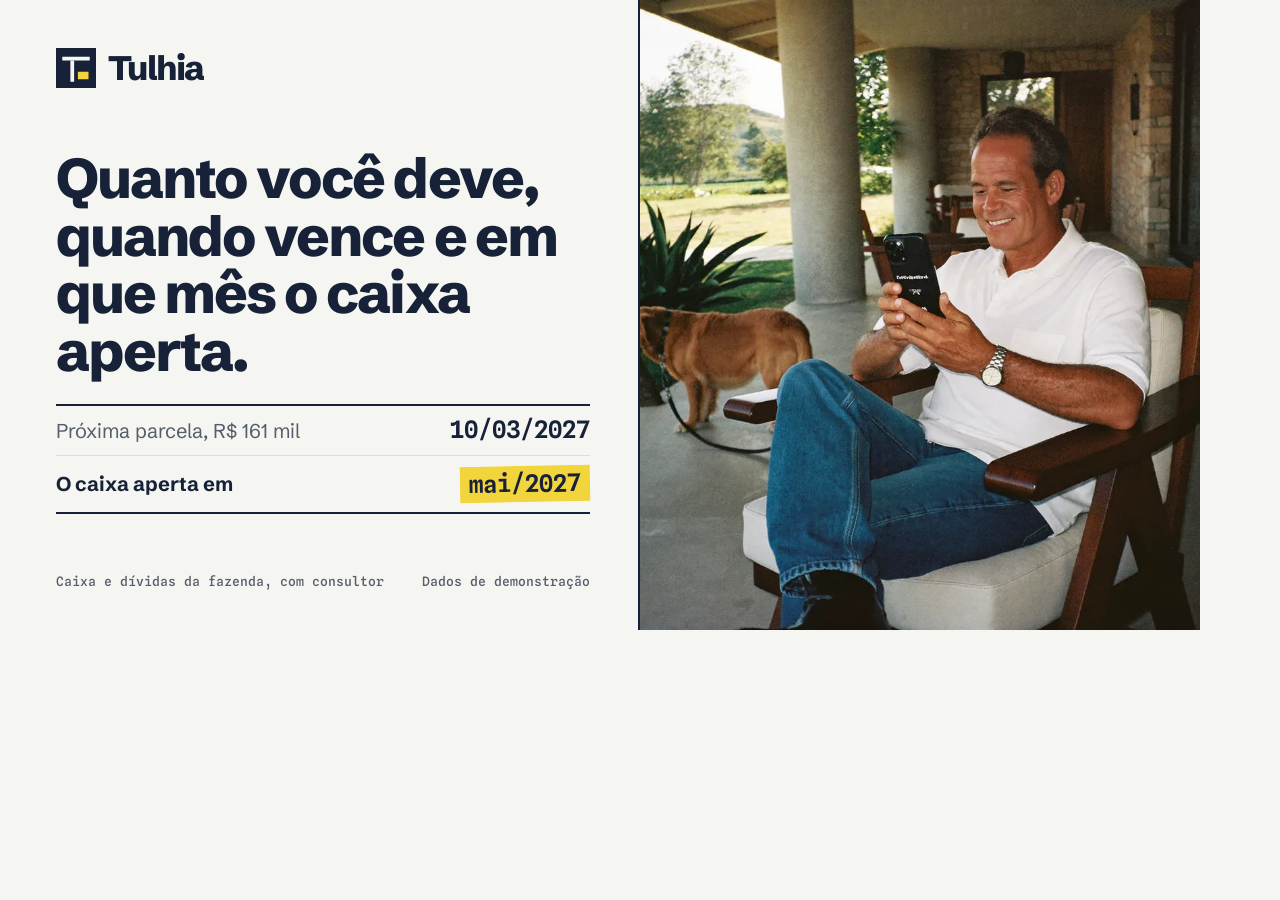
<file: landing/og.html>
<!doctype html>
<html lang="pt-BR">
<head>
<meta charset="utf-8">
<title>og</title>
<link rel="preconnect" href="https://fonts.googleapis.com">
<link rel="preconnect" href="https://fonts.gstatic.com" crossorigin>
<link rel="stylesheet" href="https://fonts.googleapis.com/css2?family=Schibsted+Grotesk:wght@400;700;800&family=Spline+Sans+Mono:wght@500;600&display=block">
<style>
html, body { margin: 0; width: 1200px; height: 630px; overflow: hidden; background: #F5F6F2; color: #172238; font-family: "Schibsted Grotesk", sans-serif; -webkit-font-smoothing: antialiased; }
* { box-sizing: border-box; }
.og { width: 1200px; height: 630px; display: grid; grid-template-columns: 640px 560px; }
.texto { padding: 48px 48px 40px 56px; display: flex; flex-direction: column; justify-content: space-between; border-right: 2px solid #172238; }
.logo { display: flex; align-items: center; gap: 12px; }
.logo svg { width: 40px; height: 40px; }
.logo span { font: 800 34px/1 "Schibsted Grotesk", sans-serif; letter-spacing: -.045em; }
h1 { margin: 0 0 24px; font: 800 56px/1.03 "Schibsted Grotesk", sans-serif; letter-spacing: -.035em; }
.livro { border-top: 2px solid #172238; }
.linha { display: grid; grid-template-columns: 1fr auto; align-items: baseline; padding: 12px 0; border-bottom: 1px solid #D9DDE3; }
.linha span { font-size: 20px; color: #565E6B; }
.linha b { font: 600 24px/1 "Spline Sans Mono", monospace; }
.linha.aperta { align-items: center; padding: 10px 0; border-bottom: 2px solid #172238; }
.linha.aperta span { font-weight: 700; color: #172238; }
mark { font: 600 24px/1 "Spline Sans Mono", monospace; background: #F2D43D; color: #172238; padding: 6px 9px; transform: rotate(-1deg); }
.pe { display: flex; justify-content: space-between; gap: 16px; font: 500 13px/1.2 "Spline Sans Mono", monospace; color: #565E6B; white-space: nowrap; }
img { width: 560px; height: 630px; object-fit: cover; object-position: 62% 40%; display: block; }
</style>
</head>
<body>
<div class="og">
  <div class="texto">
    <div class="logo"><svg viewBox="0 0 64 64" aria-hidden="true"><rect width="64" height="64" fill="#172238"/><rect x="10" y="14" width="44" height="6" fill="#F5F6F2"/><rect x="23" y="20" width="6" height="34" fill="#F5F6F2"/><rect x="35" y="38" width="17" height="12" fill="#F2D43D"/></svg><span>Tulhia</span></div>
    <div>
      <h1>Quanto você deve, quando vence e em que mês o caixa aperta.</h1>
      <div class="livro">
        <div class="linha"><span>Próxima parcela, R$&nbsp;161 mil</span><b>10/03/2027</b></div>
        <div class="linha aperta"><span>O caixa aperta em</span><mark>mai/2027</mark></div>
      </div>
    </div>
    <div class="pe"><span>Caixa e dívidas da fazenda, com consultor</span><span>Dados de demonstração</span></div>
  </div>
  <img src="assets/lp-varanda-1400.webp" alt="">
</div>
</body>
</html>
</file>
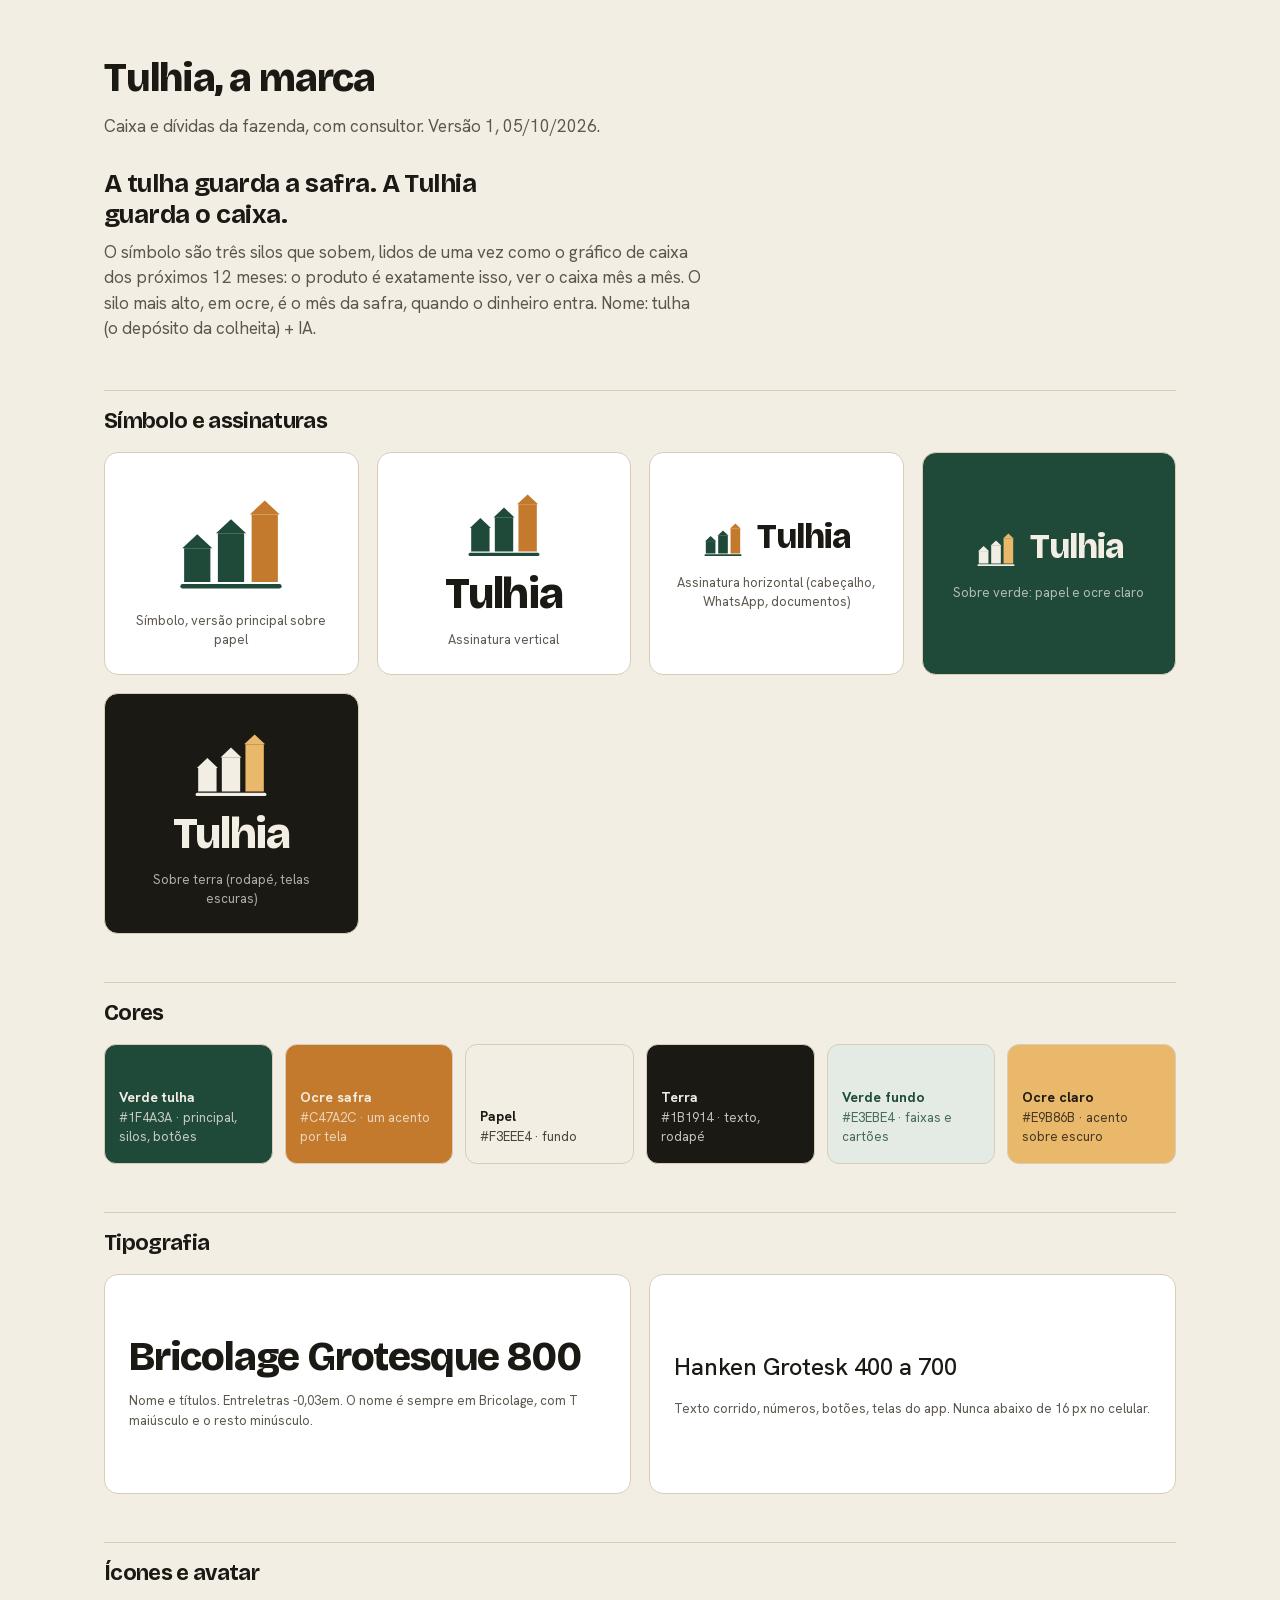
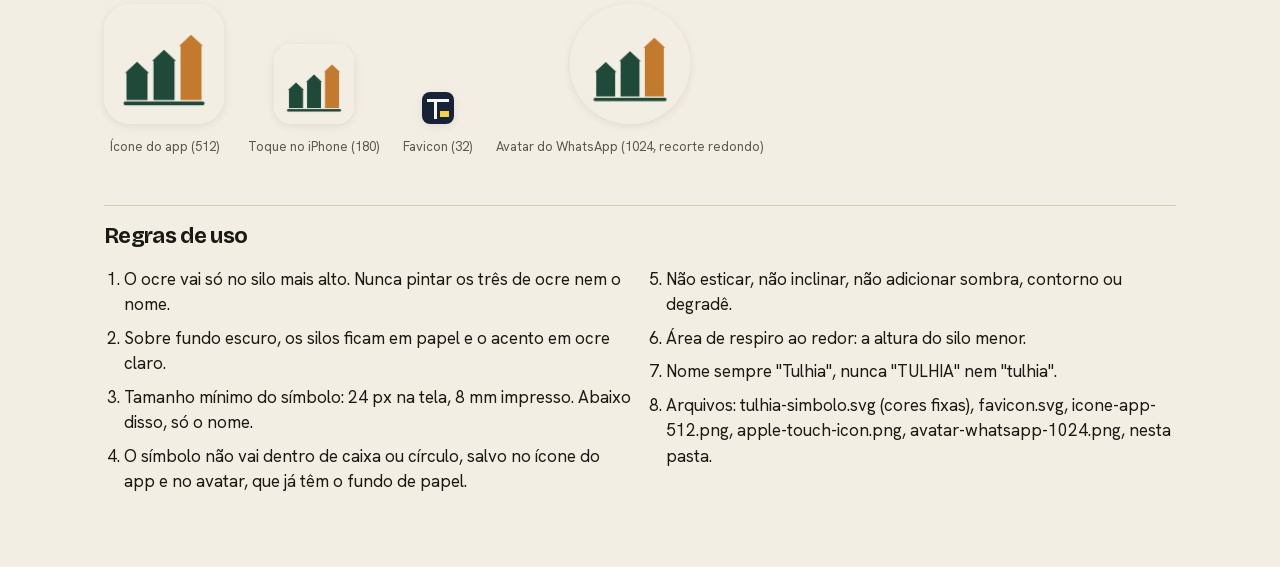
<file: marca/folha-da-marca.html>
<!doctype html>
<html lang="pt-BR">
<head>
<meta charset="utf-8">
<meta name="viewport" content="width=device-width, initial-scale=1">
<meta name="robots" content="noindex">
<title>Tulhia, marca</title>
<style>
@font-face { font-family: "Bricolage"; src: url("../fontes/lp-bricolage.woff2") format("woff2"); font-weight: 500 800; font-display: block; }
@font-face { font-family: "Hanken"; src: url("../fontes/lp-hanken.woff2") format("woff2"); font-weight: 400 700; font-display: block; }
:root { --papel:#F3EEE4; --papel-2:#EBE4D6; --linha:#D8CDB8; --terra:#1B1914; --cinza:#5B574E; --verde:#1F4A3A; --verde-fundo:#E3EBE4; --ocre:#C47A2C; --ocre-claro:#E9B86B; }
* { box-sizing: border-box; }
body { margin: 0; background: var(--papel); color: var(--terra); font-family: "Hanken", system-ui, sans-serif; font-size: 17px; line-height: 1.5; }
main { max-width: 1120px; margin: 0 auto; padding: 48px 24px 72px; }
h1, h2, .marca { font-family: "Bricolage", sans-serif; letter-spacing: -0.03em; }
h1 { font-size: 40px; font-weight: 800; margin: 0 0 6px; }
h2 { font-size: 22px; font-weight: 700; margin: 48px 0 14px; padding-top: 14px; border-top: 1px solid var(--linha); }
.sub { color: var(--cinza); margin: 0 0 8px; max-width: 60ch; }
.conceito { font-family: "Bricolage", sans-serif; font-size: 26px; font-weight: 700; letter-spacing: -0.02em; line-height: 1.2; margin: 28px 0 10px; max-width: 24ch; }
.grade { display: grid; gap: 18px; grid-template-columns: repeat(auto-fit, minmax(240px, 1fr)); }
.cartao { background: #fff; border: 1px solid var(--linha); border-radius: 14px; padding: 24px; display: flex; flex-direction: column; align-items: center; justify-content: center; gap: 14px; min-height: 220px; }
.cartao.escuro { background: var(--verde); color: var(--papel); --marca-acento: var(--ocre-claro); }
.cartao.terra { background: var(--terra); color: var(--papel); --marca-acento: var(--ocre-claro); }
.cartao p { margin: 0; font-size: 13px; color: var(--cinza); text-align: center; }
.cartao.escuro p, .cartao.terra p { color: rgba(243,238,228,.7); }
.marca { font-weight: 800; color: currentColor; }
.vertical { display: flex; flex-direction: column; align-items: center; gap: 10px; }
.vertical .marca { font-size: 44px; line-height: 1; }
.horizontal { display: flex; align-items: center; gap: 12px; }
.horizontal .marca { font-size: 34px; line-height: 1; }
svg.s { color: var(--verde); }
.cartao.escuro svg.s, .cartao.terra svg.s { color: var(--papel); }
.cores { display: grid; gap: 12px; grid-template-columns: repeat(auto-fit, minmax(150px, 1fr)); }
.cor { border-radius: 12px; padding: 16px 14px; min-height: 120px; display: flex; flex-direction: column; justify-content: flex-end; border: 1px solid var(--linha); }
.cor b { display: block; font-size: 14px; }
.cor span { font-size: 13px; opacity: .8; }
.regras { columns: 2; column-gap: 32px; padding-left: 20px; margin: 0; }
.regras li { break-inside: avoid; margin: 0 0 8px; }
.tipo { display: grid; gap: 18px; grid-template-columns: 1fr 1fr; }
.tipo .cartao { align-items: flex-start; text-align: left; }
.tipo .cartao p { text-align: left; }
.icones { display: flex; gap: 24px; align-items: flex-end; flex-wrap: wrap; }
.icones img { border-radius: 22%; box-shadow: 0 2px 10px rgba(0,0,0,.08); }
.icones figure { margin: 0; text-align: center; font-size: 13px; color: var(--cinza); }
.icones figcaption { margin-top: 8px; }
@media (max-width: 700px) { .regras { columns: 1; } .tipo { grid-template-columns: 1fr; } h1 { font-size: 32px; } }
</style>
</head>
<body>
<svg width="0" height="0" style="position:absolute" aria-hidden="true"><defs>
<symbol id="tulha" viewBox="0 0 64 64"><rect x="7" y="38" width="14" height="18" fill="currentColor"/><polygon points="6,38 14,30.5 22,38" fill="currentColor"/><rect x="25" y="30" width="14" height="26" fill="currentColor"/><polygon points="24,30 32,22.5 40,30" fill="currentColor"/><rect x="43" y="20" width="14" height="36" fill="var(--marca-acento, #C47A2C)"/><polygon points="42,20 50,12.5 58,20" fill="var(--marca-acento, #C47A2C)"/><rect x="5" y="57" width="54" height="2.5" rx="1.25" fill="currentColor"/></symbol>
</defs></svg>
<main>
<h1>Tulhia, a marca</h1>
<p class="sub">Caixa e dívidas da fazenda, com consultor. Versão 1, 05/10/2026.</p>
<p class="conceito">A tulha guarda a safra. A Tulhia guarda o caixa.</p>
<p class="sub">O símbolo são três silos que sobem, lidos de uma vez como o gráfico de caixa dos próximos 12 meses: o produto é exatamente isso, ver o caixa mês a mês. O silo mais alto, em ocre, é o mês da safra, quando o dinheiro entra. Nome: tulha (o depósito da colheita) + IA.</p>

<h2>Símbolo e assinaturas</h2>
<div class="grade">
  <div class="cartao"><svg class="s" width="120" height="120"><use href="#tulha"/></svg><p>Símbolo, versão principal sobre papel</p></div>
  <div class="cartao"><div class="vertical"><svg class="s" width="84" height="84"><use href="#tulha"/></svg><span class="marca">Tulhia</span></div><p>Assinatura vertical</p></div>
  <div class="cartao"><div class="horizontal"><svg class="s" width="44" height="44"><use href="#tulha"/></svg><span class="marca">Tulhia</span></div><p>Assinatura horizontal (cabeçalho, WhatsApp, documentos)</p></div>
  <div class="cartao escuro"><div class="horizontal"><svg class="s" width="44" height="44"><use href="#tulha"/></svg><span class="marca">Tulhia</span></div><p>Sobre verde: papel e ocre claro</p></div>
  <div class="cartao terra"><div class="vertical"><svg class="s" width="84" height="84"><use href="#tulha"/></svg><span class="marca">Tulhia</span></div><p>Sobre terra (rodapé, telas escuras)</p></div>
</div>

<h2>Cores</h2>
<div class="cores">
  <div class="cor" style="background:#1F4A3A;color:#F3EEE4"><b>Verde tulha</b><span>#1F4A3A · principal, silos, botões</span></div>
  <div class="cor" style="background:#C47A2C;color:#F3EEE4"><b>Ocre safra</b><span>#C47A2C · um acento por tela</span></div>
  <div class="cor" style="background:#F3EEE4;color:#1B1914"><b>Papel</b><span>#F3EEE4 · fundo</span></div>
  <div class="cor" style="background:#1B1914;color:#F3EEE4"><b>Terra</b><span>#1B1914 · texto, rodapé</span></div>
  <div class="cor" style="background:#E3EBE4;color:#1F4A3A"><b>Verde fundo</b><span>#E3EBE4 · faixas e cartões</span></div>
  <div class="cor" style="background:#E9B86B;color:#1B1914"><b>Ocre claro</b><span>#E9B86B · acento sobre escuro</span></div>
</div>

<h2>Tipografia</h2>
<div class="tipo">
  <div class="cartao"><span class="marca" style="font-size:40px;line-height:1">Bricolage Grotesque 800</span><p>Nome e títulos. Entreletras -0,03em. O nome é sempre em Bricolage, com T maiúsculo e o resto minúsculo.</p></div>
  <div class="cartao"><span style="font-size:24px;font-weight:500">Hanken Grotesk 400 a 700</span><p>Texto corrido, números, botões, telas do app. Nunca abaixo de 16 px no celular.</p></div>
</div>

<h2>Ícones e avatar</h2>
<div class="icones">
  <figure><img src="icone-app-512.png" width="120" height="120" alt=""><figcaption>Ícone do app (512)</figcaption></figure>
  <figure><img src="apple-touch-icon.png" width="80" height="80" alt=""><figcaption>Toque no iPhone (180)</figcaption></figure>
  <figure><img src="favicon-32.png" width="32" height="32" alt="" style="border-radius:8px"><figcaption>Favicon (32)</figcaption></figure>
  <figure><img src="avatar-whatsapp-1024.png" width="120" height="120" alt="" style="border-radius:50%"><figcaption>Avatar do WhatsApp (1024, recorte redondo)</figcaption></figure>
</div>

<h2>Regras de uso</h2>
<ol class="regras">
  <li>O ocre vai só no silo mais alto. Nunca pintar os três de ocre nem o nome.</li>
  <li>Sobre fundo escuro, os silos ficam em papel e o acento em ocre claro.</li>
  <li>Tamanho mínimo do símbolo: 24 px na tela, 8 mm impresso. Abaixo disso, só o nome.</li>
  <li>O símbolo não vai dentro de caixa ou círculo, salvo no ícone do app e no avatar, que já têm o fundo de papel.</li>
  <li>Não esticar, não inclinar, não adicionar sombra, contorno ou degradê.</li>
  <li>Área de respiro ao redor: a altura do silo menor.</li>
  <li>Nome sempre "Tulhia", nunca "TULHIA" nem "tulhia".</li>
  <li>Arquivos: tulhia-simbolo.svg (cores fixas), favicon.svg, icone-app-512.png, apple-touch-icon.png, avatar-whatsapp-1024.png, nesta pasta.</li>
</ol>
</main>
</body>
</html>
</file>
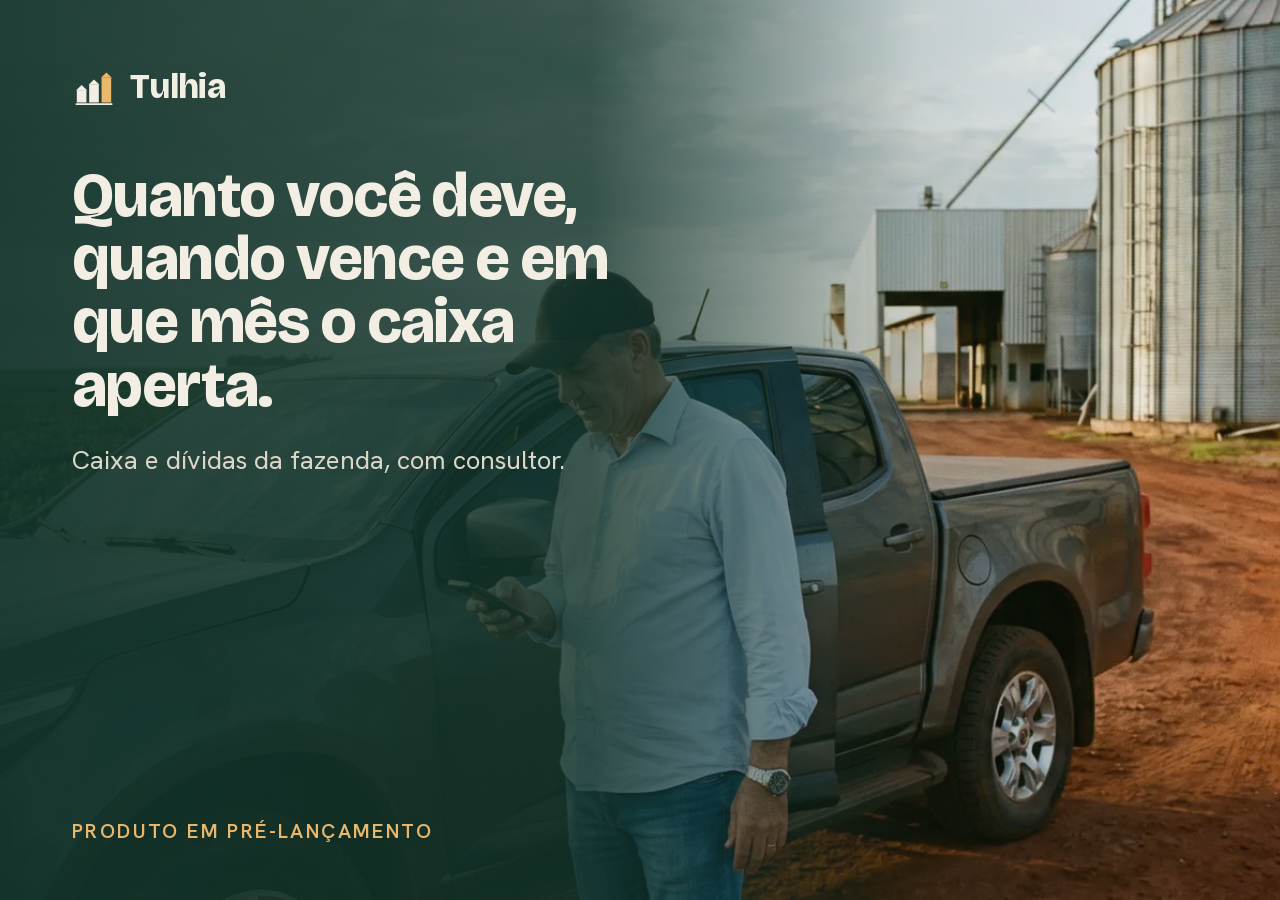
<file: legado/v1-silos/landing/og.html>
<!doctype html>
<html lang="pt-BR">
<head>
<meta charset="utf-8">
<title>og</title>
<style>
@font-face { font-family: "Bricolage"; src: url("assets/lp-bricolage.woff2") format("woff2"); font-weight: 500 800; font-display: block; }
@font-face { font-family: "Hanken"; src: url("assets/lp-hanken.woff2") format("woff2"); font-weight: 400 700; font-display: block; }
html, body { margin: 0; width: 1200px; height: 630px; overflow: hidden; background: #12332A; }
.foto { position: absolute; inset: 0; background: url("assets/lp-og-base-1600.webp") center / cover no-repeat; }
.veu { position: absolute; inset: 0; background: linear-gradient(90deg, rgba(18,51,42,.94) 0%, rgba(18,51,42,.82) 46%, rgba(18,51,42,.18) 72%, rgba(18,51,42,0) 100%); }
.conteudo { position: absolute; left: 72px; top: 64px; width: 640px; color: #F3EEE4; font-family: "Hanken", sans-serif; }
.logo { display: flex; align-items: center; gap: 14px; font-family: "Bricolage", sans-serif; font-weight: 800; font-size: 34px; letter-spacing: -0.02em; }
.logo svg { width: 44px; height: 44px; }
h1 { font-family: "Bricolage", sans-serif; font-weight: 800; font-size: 62px; line-height: 1.02; letter-spacing: -0.025em; margin: 56px 0 26px; }
p { font-size: 26px; line-height: 1.35; margin: 0; color: #DCD6C8; }
.selo { position: absolute; left: 72px; bottom: 56px; font-family: "Hanken", sans-serif; font-weight: 600; font-size: 20px; letter-spacing: .12em; text-transform: uppercase; color: #E9B86B; }
</style>
</head>
<body>
<div class="foto"></div>
<div class="veu"></div>
<div class="conteudo">
  <div class="logo"><svg viewBox="0 0 64 64" aria-hidden="true"><rect x="7" y="38" width="14" height="18" fill="#F3EEE4"/><polygon points="6,38 14,30.5 22,38" fill="#F3EEE4"/><rect x="25" y="30" width="14" height="26" fill="#F3EEE4"/><polygon points="24,30 32,22.5 40,30" fill="#F3EEE4"/><rect x="43" y="20" width="14" height="36" fill="#E9B86B"/><polygon points="42,20 50,12.5 58,20" fill="#E9B86B"/><rect x="5" y="57" width="54" height="2.5" rx="1.25" fill="#F3EEE4"/></svg>Tulhia</div>
  <h1>Quanto você deve, quando vence e em que mês o caixa aperta.</h1>
  <p>Caixa e dívidas da fazenda, com consultor.</p>
</div>
<div class="selo">Produto em pré-lançamento</div>
</body>
</html>
</file>
